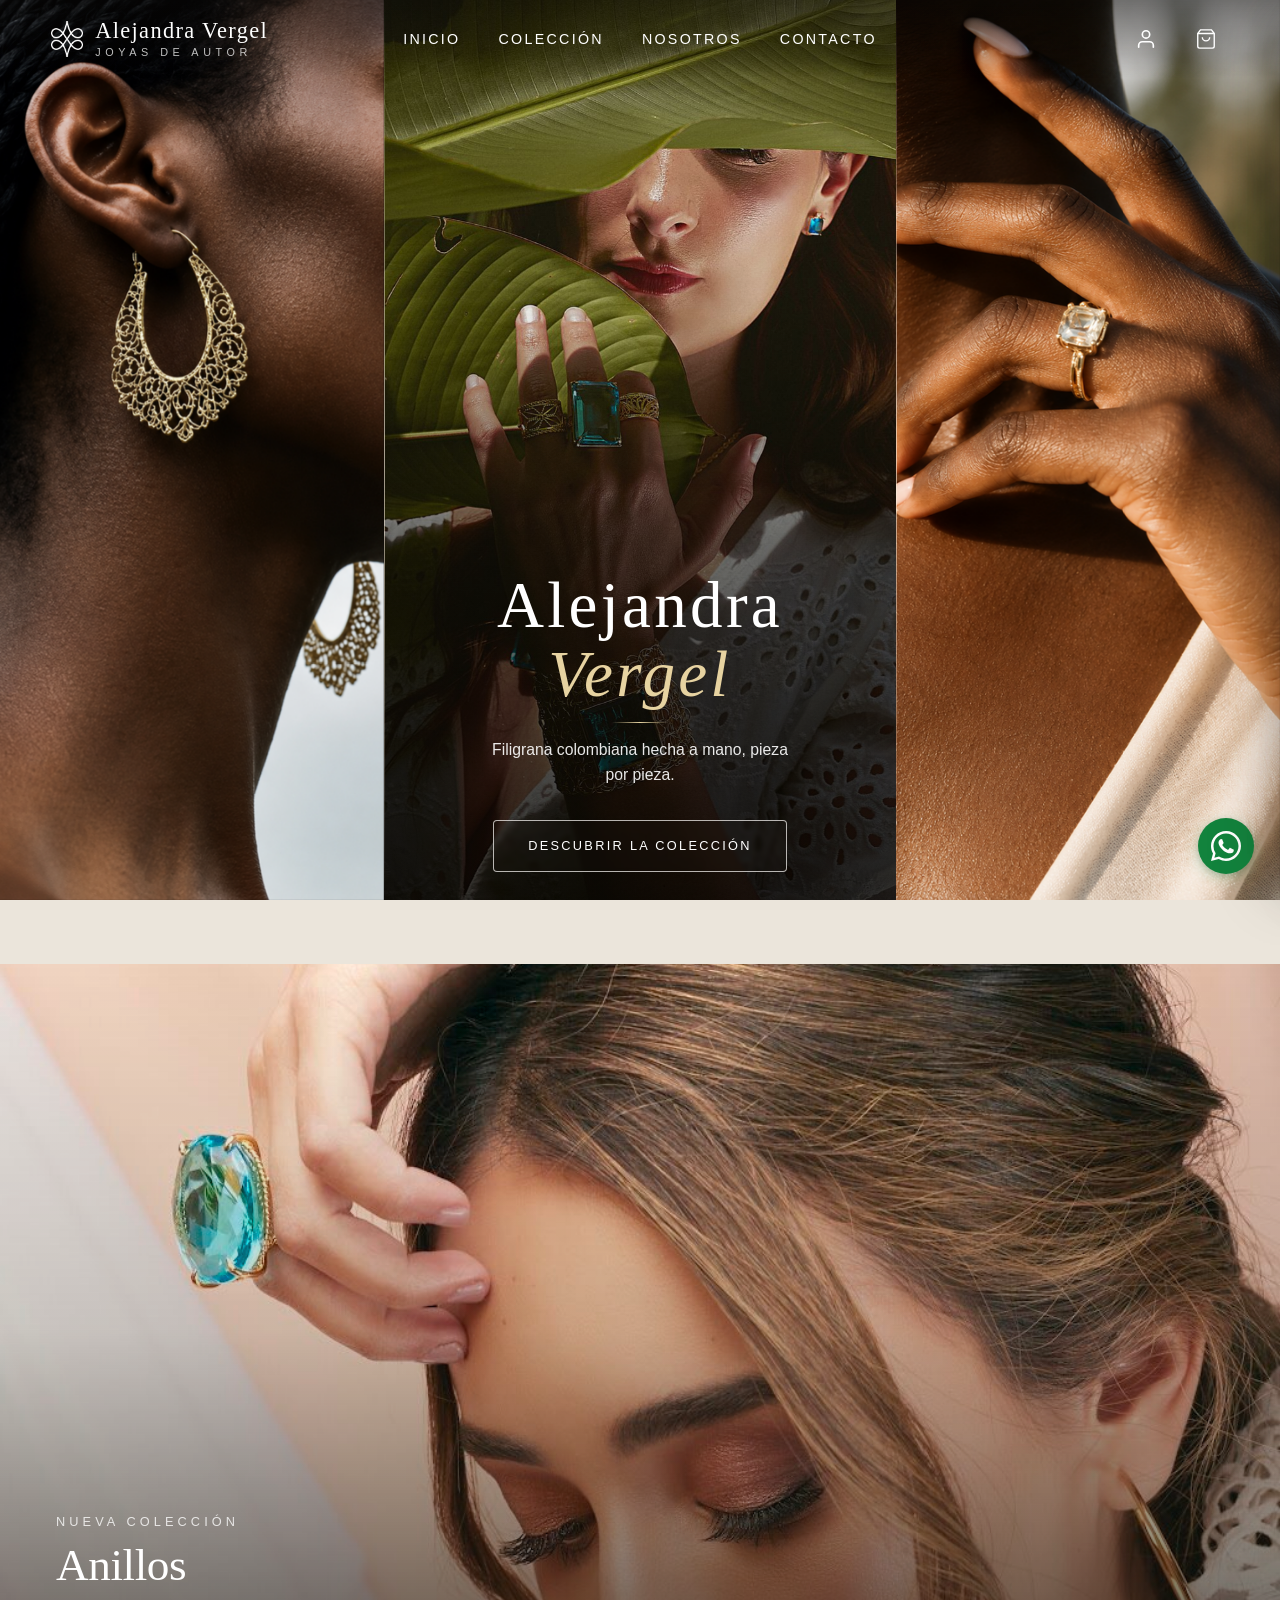
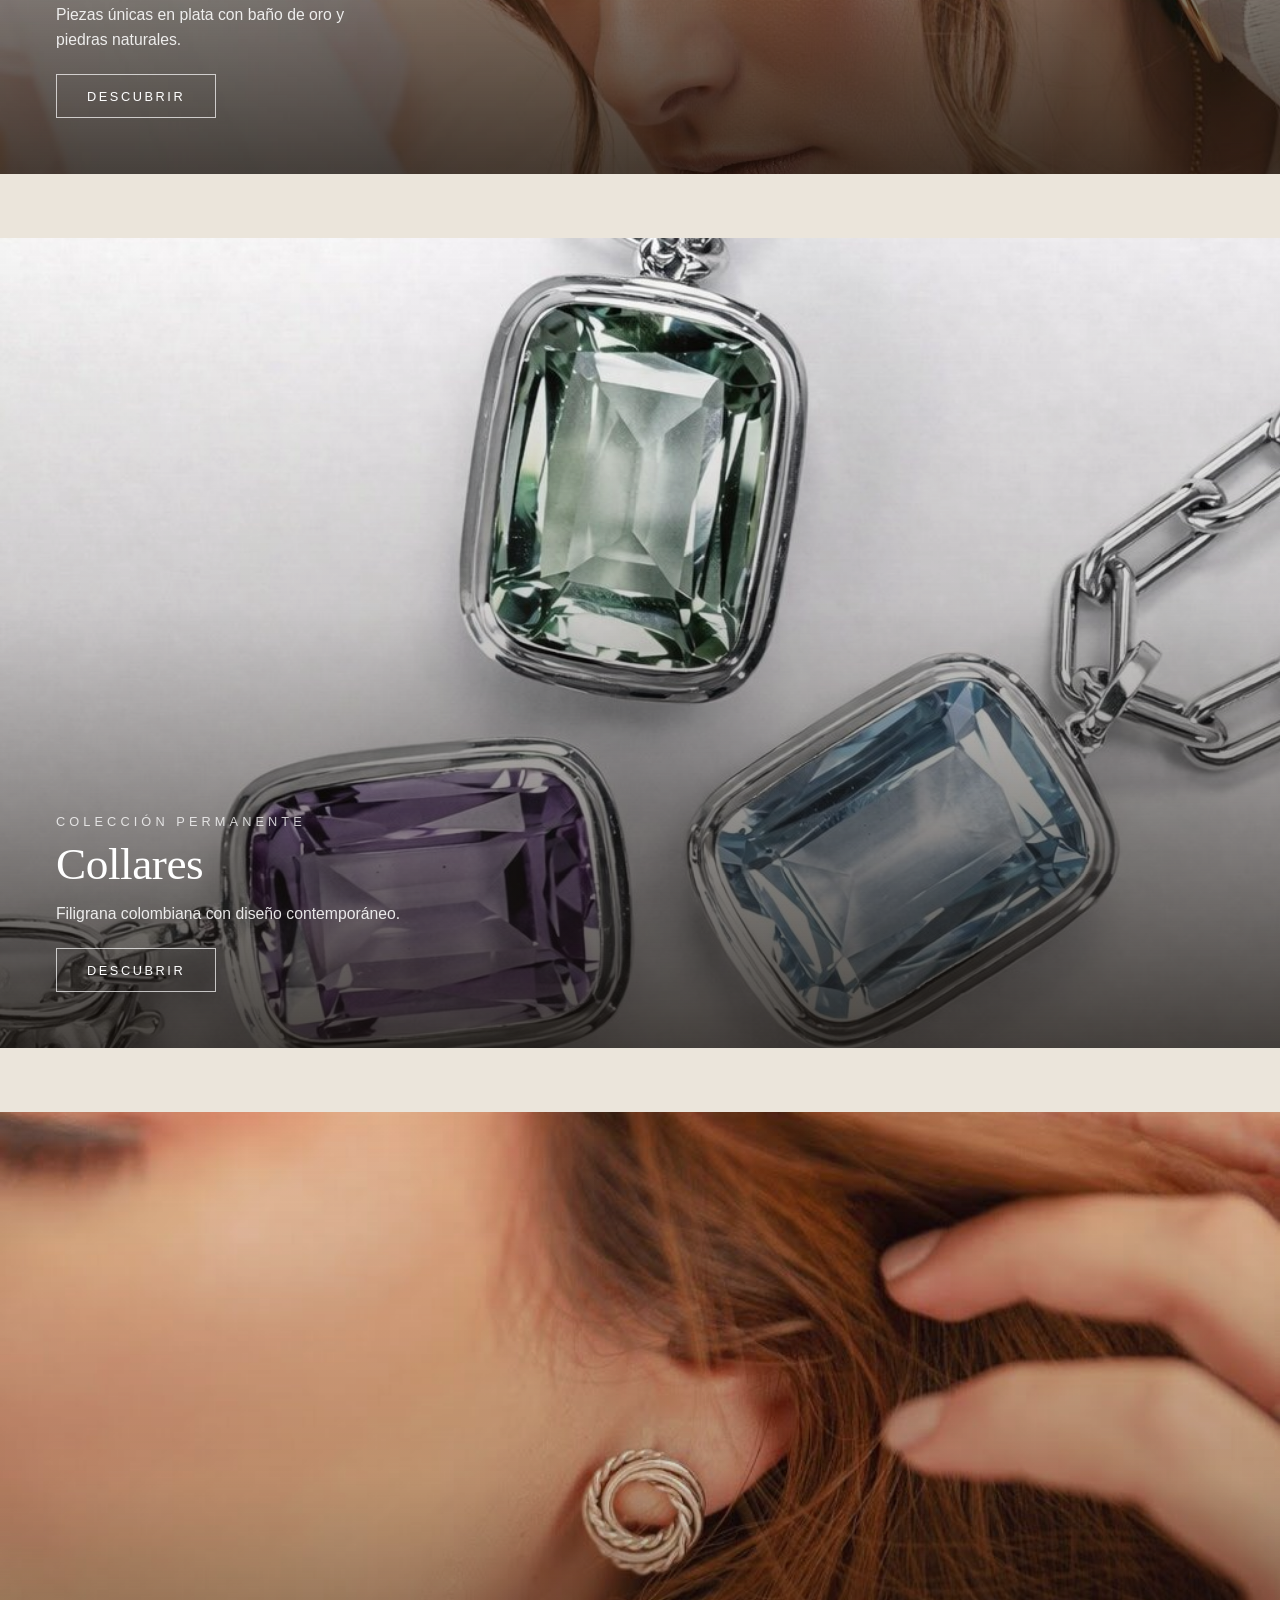
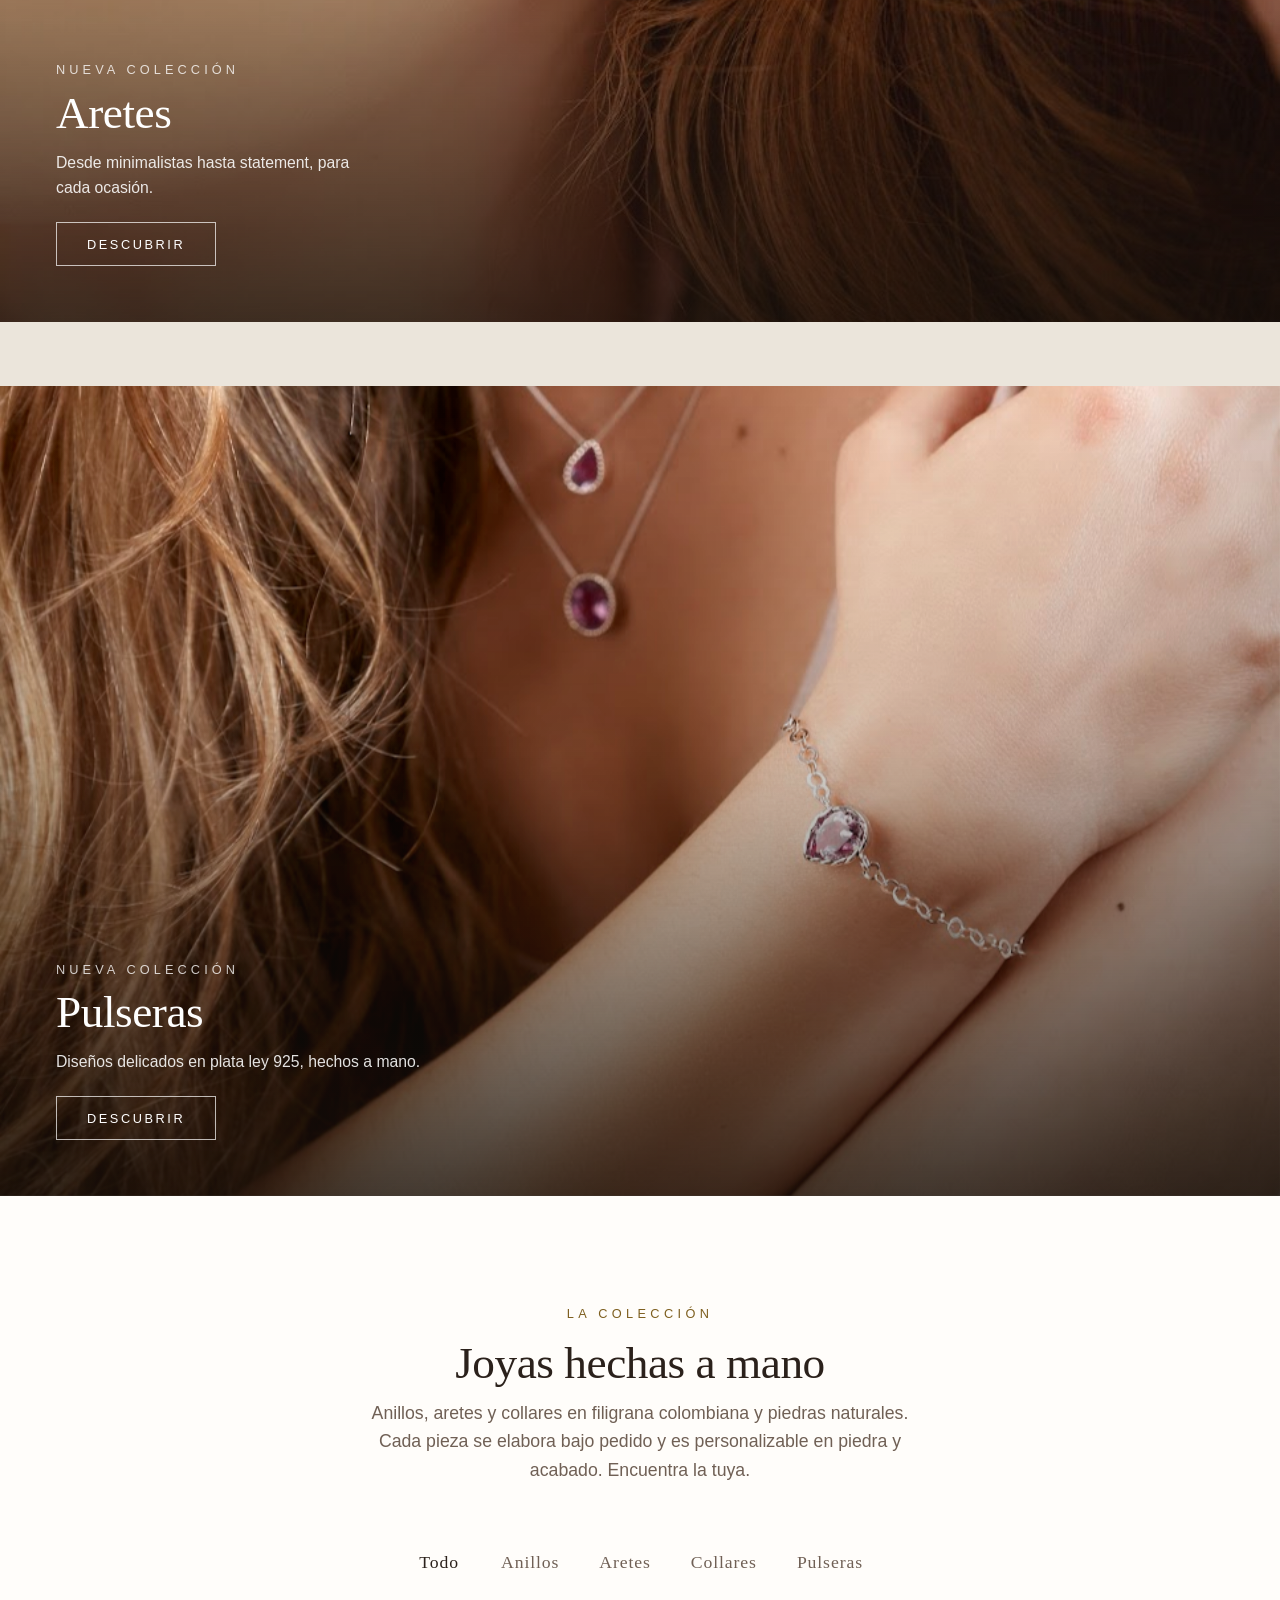
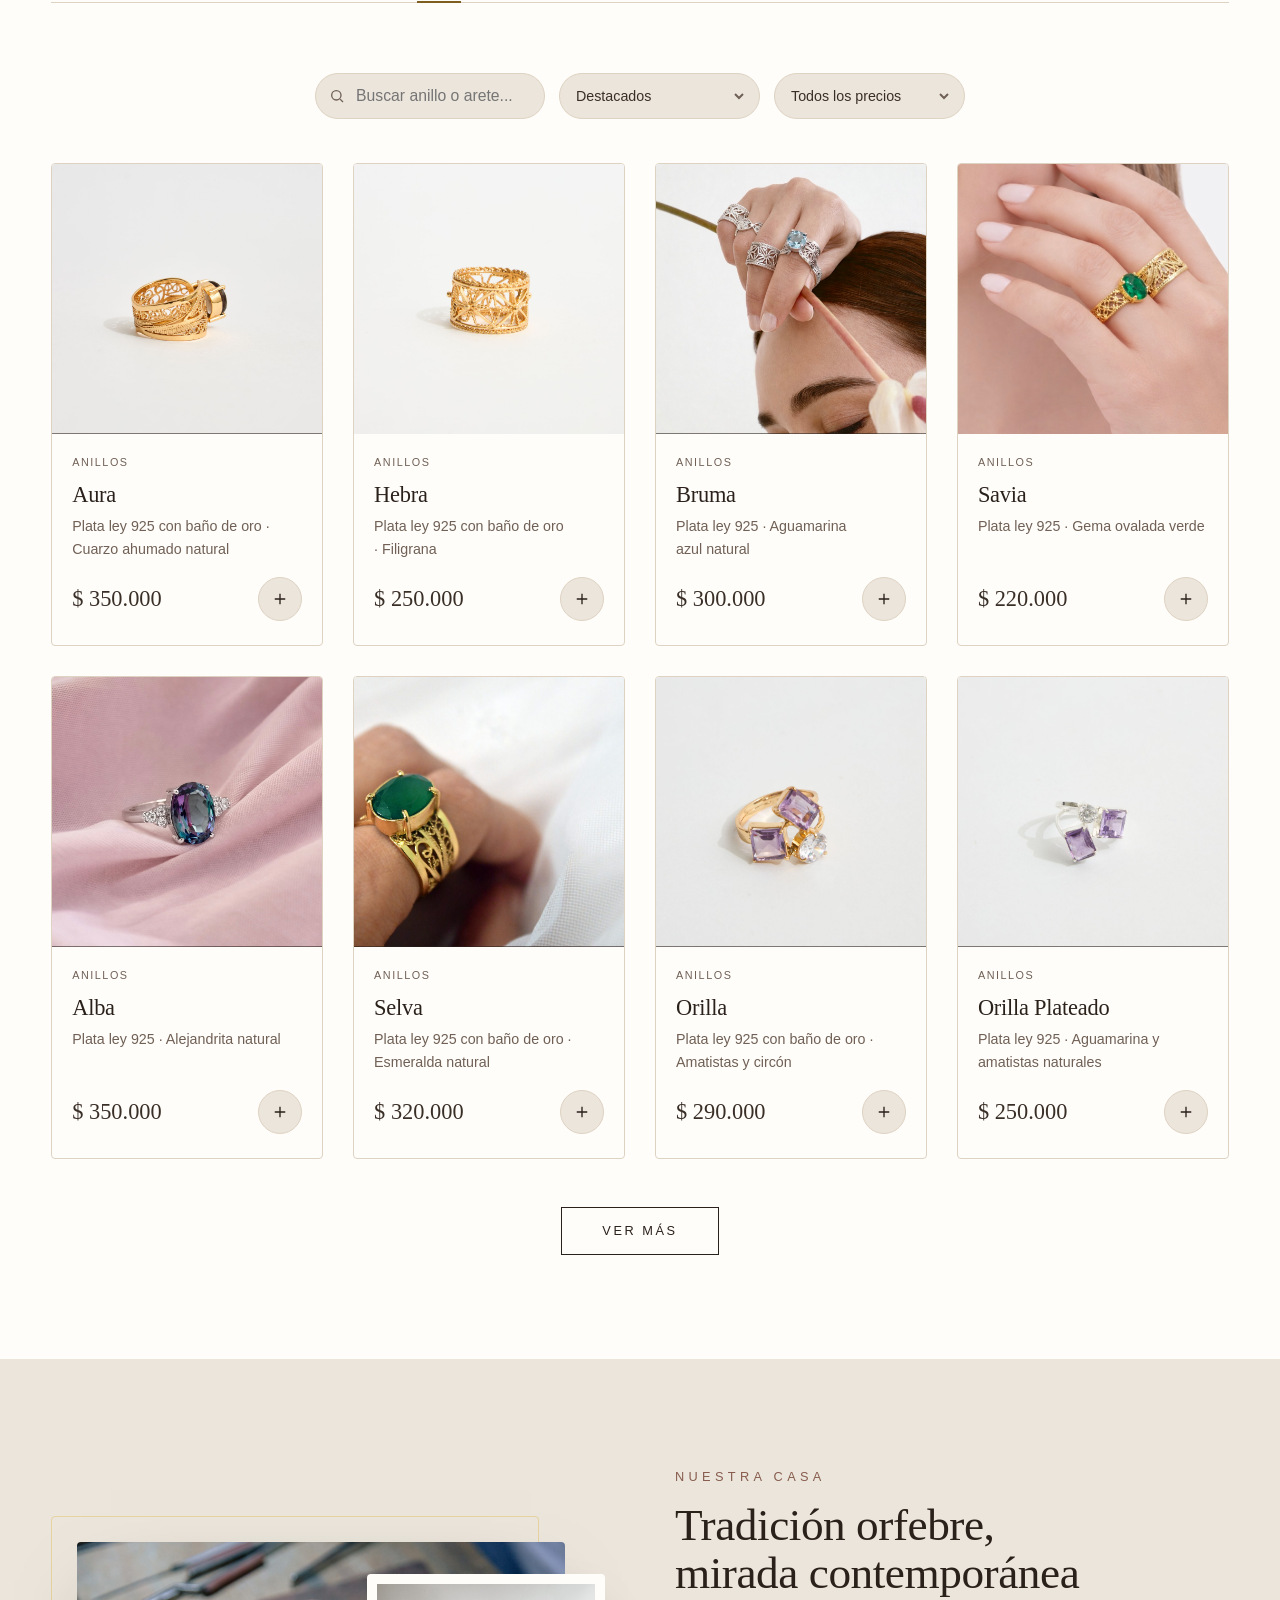
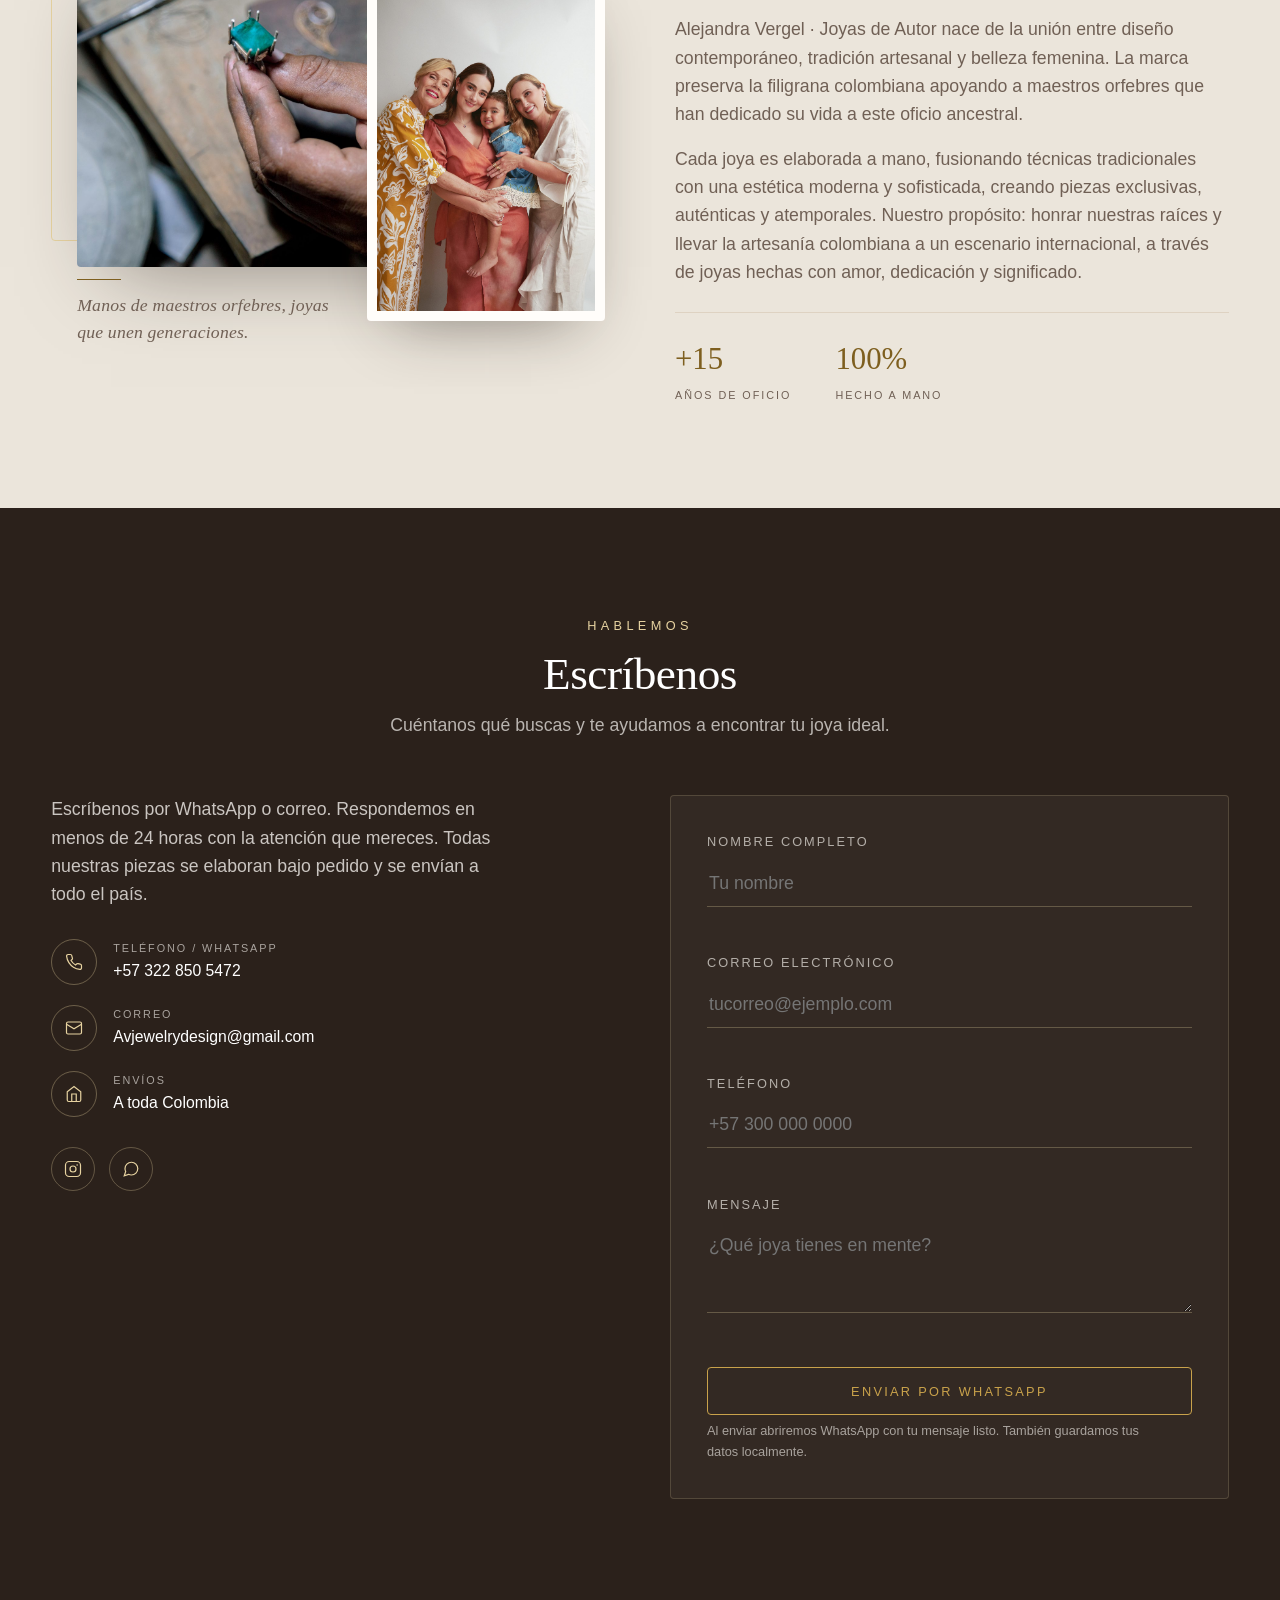
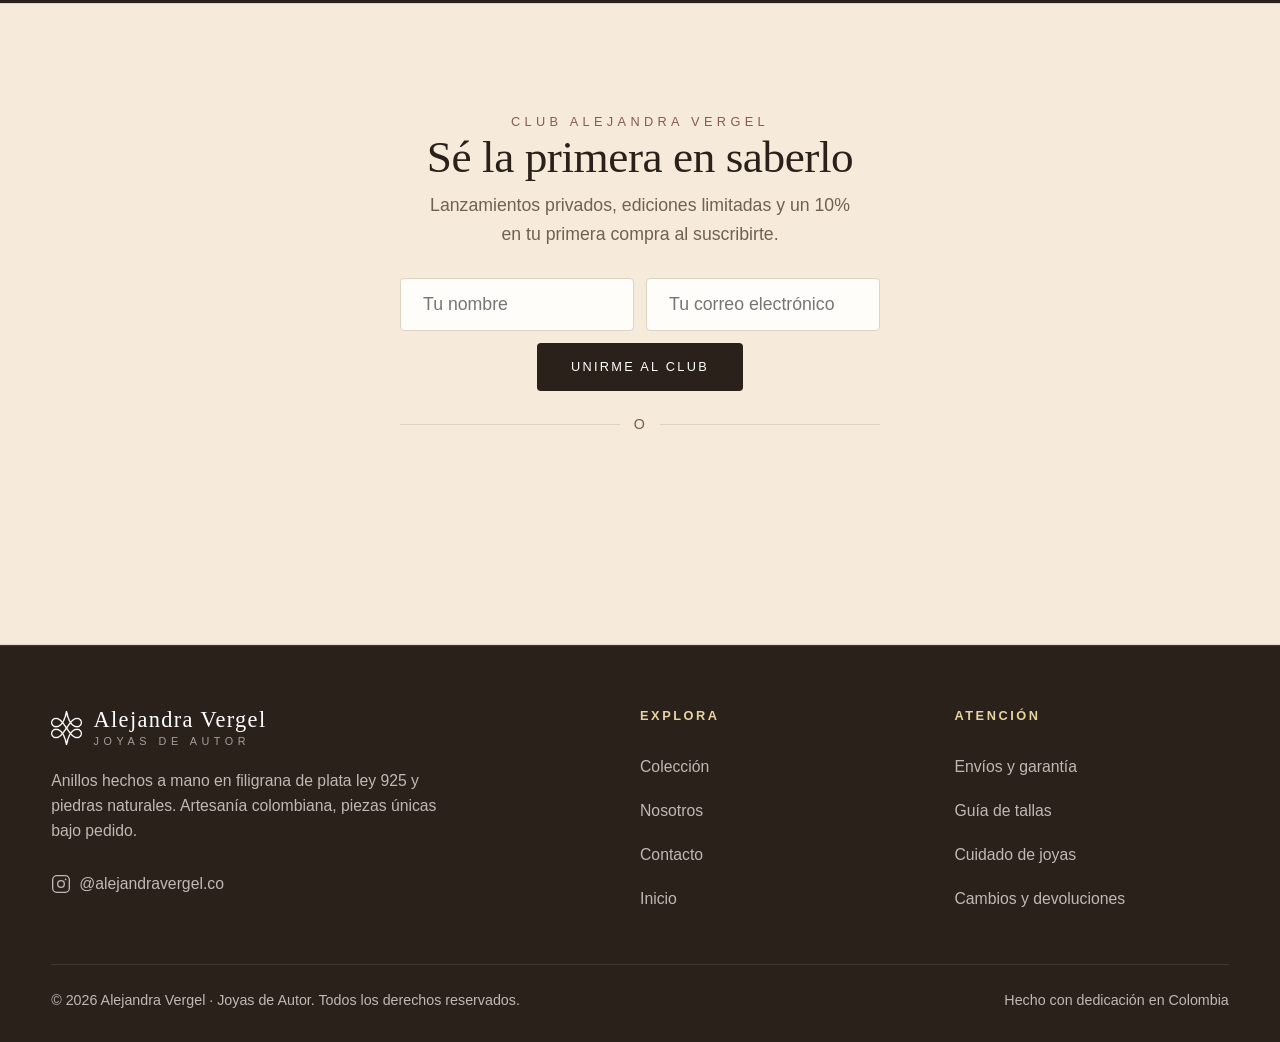
<file: index.html>
<!DOCTYPE html>
<html lang="es">
<head>
<script src="mantenimiento.js?v=1"></script>
<!-- Meta Pixel Code -->
<script>
!function(f,b,e,v,n,t,s)
{if(f.fbq)return;n=f.fbq=function(){n.callMethod?
n.callMethod.apply(n,arguments):n.queue.push(arguments)};
if(!f._fbq)f._fbq=n;n.push=n;n.loaded=!0;n.version='2.0';
n.queue=[];t=b.createElement(e);t.async=!0;
t.src=v;s=b.getElementsByTagName(e)[0];
s.parentNode.insertBefore(t,s)}(window, document,'script',
'https://connect.facebook.net/en_US/fbevents.js');
fbq('init', '1930971454973365');
fbq('track', 'PageView');
</script>
<noscript><img height="1" width="1" style="display:none"
src="https://www.facebook.com/tr?id=1930971454973365&ev=PageView&noscript=1"
/></noscript>
<!-- End Meta Pixel Code -->
<meta charset="UTF-8">
<!-- Content-Security-Policy · GitHub Pages no permite cabeceras HTTP propias,
     asi que la politica viaja en <meta>. Ojo: en <meta> el navegador IGNORA
     frame-ancestors, report-uri y sandbox (ver _headers para cuando se migre). -->
<meta http-equiv="Content-Security-Policy" content="default-src 'self'; script-src 'self' 'unsafe-inline' https://connect.facebook.net https://accounts.google.com https://apis.google.com https://www.gstatic.com; style-src 'self' 'unsafe-inline' https://fonts.googleapis.com https://accounts.google.com; font-src 'self' data: https://fonts.gstatic.com; img-src 'self' data: blob: https://www.facebook.com https://lh3.googleusercontent.com https://*.googleusercontent.com https://accounts.google.com https://www.gstatic.com; connect-src 'self' https://www.facebook.com https://api.emailjs.com https://script.google.com https://script.googleusercontent.com https://*.googleusercontent.com https://radiant-lamington-bd56f7.netlify.app https://accounts.google.com https://fonts.googleapis.com https://fonts.gstatic.com; frame-src https://accounts.google.com https://checkout.wompi.co; form-action 'self' https://checkout.wompi.co https://wa.me https://api.whatsapp.com; base-uri 'self'; object-src 'none'">
<meta name="referrer" content="strict-origin-when-cross-origin">
<meta name="viewport" content="width=device-width, initial-scale=1">
<meta name="format-detection" content="telephone=no">
<meta name="theme-color" content="#14110F">
<meta name="description" content="Alejandra Vergel · Alta joyería. Anillos artesanales en filigrana colombiana y piedras naturales. Piezas únicas hechas a mano.">
<title>Alejandra Vergel · Joyas de Autor</title>
<link rel="icon" type="image/png" href="img/brand/favicon.png">
<link rel="apple-touch-icon" href="img/brand/favicon.png">
<link rel="preconnect" href="https://fonts.googleapis.com">
<link rel="preconnect" href="https://fonts.gstatic.com" crossorigin>
<link href="https://fonts.googleapis.com/css2?family=Cormorant+Garamond:ital,wght@0,400;0,500;0,600;0,700;1,400&family=Jost:wght@300;400;500;600&display=swap" rel="stylesheet">
<!-- Sistema de diseno: paleta con ratios medidos, escala tipografica de 9 pasos,
     espacio, radios, sombras, curvas y foco visible. Antes esto vivia duplicado
     en un :root por archivo, con valores divergentes entre paginas. -->
<link rel="stylesheet" href="tokens.css">
<script src="https://accounts.google.com/gsi/client" async defer></script>
<!-- ============================================================
     ALTO DE VIEWPORT CONGELADO  (--vh-lvh / --vh-svh)
     ------------------------------------------------------------
     En el navegador integrado de Instagram/Facebook (WKWebView) la
     barra del navegador aparece y desaparece al deslizar. Cada vez
     que eso pasa, TODA seccion medida en vh/svh/dvh se recalcula de
     golpe y el contenido se corre bajo el dedo: ese es el salto.

     El patron "height:90vh;height:90svh" no alcanza: si el WebView
     es viejo y no soporta svh, cae en vh, que ahi si es dinamico.

     Solucion: medir UNA vez el alto real y congelarlo en variables
     CSS. Se vuelve a medir SOLO si cambia el ANCHO (rotacion), nunca
     por el alto — el alto es justo lo que mueve la barra, y asi
     tampoco reacciona al abrirse el teclado en un campo.

     Se miden dos altos con sondas, para respetar el diseno original:
       --vh-lvh  viewport grande (barras ocultas)  -> hero
       --vh-svh  viewport chico  (barras visibles) -> .edit-card
     En PC las variables se BORRAN, para que el CSS use sus valores
     nativos (100dvh/100svh) y nada cambie respecto al diseno actual.
     ============================================================ -->
<script>
(function(){
  var raiz = document.documentElement;
  var anchoMedido = -1;

  // Mide el alto que el navegador le da a una unidad, con sonda real.
  // Si la unidad moderna no existe, la declaracion se ignora y queda vh.
  function sonda(unidadModerna){
    var d = document.createElement("div");
    d.style.cssText = "position:fixed;top:0;left:0;width:0;visibility:hidden;" +
                      "pointer-events:none;height:100vh;height:100" + unidadModerna + ";";
    (document.body || raiz).appendChild(d);
    var h = d.getBoundingClientRect().height;
    d.parentNode.removeChild(d);
    return h;
  }

  function medir(){
    // Solo el ANCHO dispara una nueva medicion (rotacion / cambio de ventana).
    if (window.innerWidth === anchoMedido) return;
    anchoMedido = window.innerWidth;

    // En PC no se congela nada: el diseno de escritorio queda intacto.
    if (window.innerWidth > 1024){
      raiz.style.removeProperty("--vh-lvh");
      raiz.style.removeProperty("--vh-svh");
      return;
    }

    var ih = window.innerHeight;
    // max/min corrigen el caso en que el WebView no soporte lvh/svh:
    // ahi ambas sondas devuelven vh y estos limites eligen el valor sano.
    var lvh = Math.max(sonda("lvh"), ih);
    var svh = Math.min(sonda("svh"), ih);
    raiz.style.setProperty("--vh-lvh", Math.round(lvh) + "px");
    raiz.style.setProperty("--vh-svh", Math.round(svh) + "px");
  }

  medir();
  // Si el <body> aun no existia, la sonda se colgo de <html>; se repite
  // ya con el documento armado para tomar el valor definitivo.
  document.addEventListener("DOMContentLoaded", function(){ anchoMedido = -1; medir(); });

  // Varias señales para el mismo chequeo: medir() ya filtra por ancho, asi
  // que las que llegan por mover la barra o abrir el teclado (solo cambian
  // el alto) se descartan solas. visualViewport es la mas fiable dentro de
  // los WebView; pageshow cubre la vuelta desde el cache de atras/adelante.
  window.addEventListener("resize", medir);
  window.addEventListener("pageshow", medir);
  if (window.visualViewport) window.visualViewport.addEventListener("resize", medir);
  window.addEventListener("orientationchange", function(){
    anchoMedido = -1;              // la rotacion SI debe volver a medir
    setTimeout(medir, 250);        // tras asentarse la nueva orientacion
  });
})();
</script>
<style>
*{margin:0;padding:0;box-sizing:border-box}
/* overscroll-behavior-y: dentro del navegador integrado de Instagram/Facebook,
   el gesto de swipe vertical se lo roba su propia capa de "pull" (para cerrar
   el navegador o mostrar su UI) en vez de dejarlo hacer scroll a la página,
   y el resultado se siente como si la página "saltara" a otra parte. contain
   evita que el gesto se propague fuera del documento. */
html{scroll-behavior:smooth;-webkit-text-size-adjust:100%;text-size-adjust:100%;overscroll-behavior-y:contain}
body{
  font-family:var(--sans);
  color:var(--ink);
  background:var(--ivory);
  line-height:1.6;
  -webkit-font-smoothing:antialiased;
  overflow-x:hidden;
  -webkit-tap-highlight-color:transparent;
}
img{max-width:100%;display:block}
a{color:inherit;text-decoration:none;-webkit-tap-highlight-color:transparent}
button{font-family:inherit;cursor:pointer;border:none;background:none;-webkit-tap-highlight-color:transparent}
ul{list-style:none}

h1,h2,h3,.serif{font-family:var(--serif);font-weight:500;letter-spacing:var(--track-display)}
/* El eyebrow sobre fondo CLARO usa --oro-texto (4.73:1). El --gold original
   daba 1.92:1 sobre ivory: la firma tipografica de la marca era ilegible.
   En las secciones oscuras se sobrescribe a --gold-soft (10.65:1). */
.eyebrow{
  font-family:var(--sans);font-size:var(--fs-2xs);letter-spacing:var(--track-marca);
  text-transform:uppercase;color:var(--oro-texto);font-weight:500;
}
.container{width:min(1240px,92%);margin-inline:auto}
section{padding:var(--e-seccion) 0}

/* ---------- Botones ---------- */
.btn{
  display:inline-flex;align-items:center;justify-content:center;gap:.6em;
  font-family:var(--sans);font-size:var(--fs-2xs);letter-spacing:.18em;
  text-transform:uppercase;font-weight:500;
  padding:15px 34px;border-radius:var(--radius);min-height:48px;
  transition:var(--dur-medio) var(--ease-salida);position:relative;overflow:hidden;
}
.btn-dark{background:var(--noir);color:var(--white)}
.btn-dark:hover{background:var(--rose-deep)}
/* Sobre la seccion de contacto, que es --noir: aqui --gold da 6.55:1 */
.btn-gold{
  background:transparent;color:var(--gold);border:1.5px solid var(--gold);
}
.btn-gold:hover{background:rgba(201,162,75,.12)}
.btn-outline{border:1px solid var(--ink);color:var(--ink)}
.btn-outline:hover{background:var(--ink);color:var(--white)}

/* ============================================================
   HEADER
   ============================================================ */
.nav{
  position:fixed;top:0;left:0;width:100%;z-index:90;
  background:linear-gradient(180deg,rgba(10,8,6,.50) 0%,rgba(10,8,6,.20) 70%,rgba(10,8,6,0) 100%);
  backdrop-filter:blur(0);
  border-bottom:none;
  transition:background .4s,backdrop-filter .4s,box-shadow .4s;
}
.nav.scrolled{
  background:rgba(247,244,239,.5);
  backdrop-filter:blur(26px);
  box-shadow:var(--shadow-sm);
}
.nav-inner{display:grid;grid-template-columns:1fr auto 1fr;align-items:center;height:78px;gap:12px}
.nav-inner .brand{justify-self:start}
.nav-inner .nav-links{justify-self:center}
.nav-inner .nav-actions{justify-self:end}
.brand{display:flex;align-items:center;gap:12px;line-height:1;min-height:44px}
.brand-mark{height:36px;width:auto;flex-shrink:0;transition:opacity var(--dur-medio)}
.brand-mark.on-dark{position:absolute;opacity:1}
.brand-mark.on-light{position:absolute;opacity:0}
.nav.scrolled .brand-mark.on-dark{opacity:0}
.nav.scrolled .brand-mark.on-light{opacity:1}
.brand-txt{display:flex;flex-direction:column;align-items:flex-start}
.brand .name{font-family:var(--serif);font-size:var(--fs-lg);letter-spacing:.06em;color:#fff;transition:color var(--dur-medio)}
.brand .tag{font-size:var(--fs-3xs);letter-spacing:var(--track-sello);text-transform:uppercase;color:rgba(255,255,255,.75);margin-top:4px;transition:color var(--dur-medio)}
.nav.scrolled .brand .name{color:var(--noir)}
.nav.scrolled .brand .tag{color:var(--ink-soft)}
.nav-links{display:flex;gap:38px}
.nav-links a{
  font-size:var(--fs-xs);letter-spacing:.16em;text-transform:uppercase;
  color:#fff;position:relative;padding:6px 0;transition:color var(--dur-medio);
}
.nav.scrolled .nav-links a{color:var(--ink)}
.nav-links a::after{
  content:"";position:absolute;left:0;bottom:0;width:0;height:1px;
  background:var(--gold);transition:var(--dur-medio);
}
.nav-links a:hover::after{width:100%}
.nav-actions{display:flex;align-items:center;gap:14px}
.icon-btn{width:46px;height:46px;display:grid;place-items:center;border-radius:50%;transition:var(--dur-rapido);color:#fff}
.nav.scrolled .icon-btn{color:var(--ink)}
.icon-btn:hover{background:rgba(255,255,255,.15);color:#fff}
.nav.scrolled .icon-btn:hover{background:var(--white);color:var(--rose-deep)}
.cart-btn{position:relative}
.cart-count{
  position:absolute;top:2px;right:2px;min-width:18px;height:18px;padding:0 4px;
  background:var(--rose-deep);color:#fff;font-size:var(--fs-3xs);font-weight:600;
  border-radius:var(--r-full);display:grid;place-items:center;font-family:var(--sans);
  transform:scale(0);transition:var(--dur-rapido);
}
.cart-count.show{transform:scale(1)}
.burger{display:none;flex-direction:column;gap:5px;width:46px;height:46px;justify-content:center;align-items:center}
.burger span{width:22px;height:1.6px;background:#fff;transition:var(--dur-rapido)}
.nav.scrolled .burger span{background:var(--ink)}
.burger.open span:nth-child(1){transform:translateY(6.6px) rotate(45deg)}
.burger.open span:nth-child(2){opacity:0}
.burger.open span:nth-child(3){transform:translateY(-6.6px) rotate(-45deg)}

/* ============================================================
   HERO — 5 paneles con cortes diagonales + líneas neo
   ============================================================ */
.hero{
  position:relative;
  /* Alto congelado en movil (ver script --vh-lvh en <head>).
     En PC la variable no existe y manda el 100dvh de siempre. */
  height:100vh;height:100dvh;height:var(--vh-lvh, 100dvh);min-height:560px;
  overflow:hidden;
  background:#0a0806;
}

/* Todos los paneles posicionados absolutamente */
.hpanel{
  position:absolute;
  overflow:hidden;
}
.hpanel img{
  width:100%;height:100%;
  object-fit:cover;object-position:center center;
  display:block;
}
/* Entrada cinematográfica sutil, estilo maison */
.hp-central img{animation:heroZoom 12s cubic-bezier(.2,.6,.3,1) forwards}
.hp-medio1 img,.hp-medio2 img{animation:heroZoom 16s cubic-bezier(.2,.6,.3,1) forwards}
@keyframes heroZoom{from{transform:scale(1.07)}to{transform:scale(1)}}
@media (prefers-reduced-motion: reduce){
  .hp-central img,.hp-medio1 img,.hp-medio2 img{animation:none}
}

.hp-medio1{
  left:0;top:0;width:30%;height:100%;
  z-index:2;
}
.hp-medio1 img{object-position:60% 20%}

/* ── PANEL CENTRAL ── */
.hp-central{
  left:30%;top:0;width:40%;height:100%;
  z-index:1;
}
.hp-central img{object-position:center 22%}

/* Overlay — más transparente arriba para ver a Alejandra, texto abajo */
.hp-central-overlay{
  position:absolute;inset:0;
  display:flex;flex-direction:column;
  align-items:center;justify-content:flex-end;
  padding:0 24px 28px;
  background:linear-gradient(to bottom,
    rgba(6,4,2,.04) 0%,
    rgba(6,4,2,.08) 35%,
    rgba(6,4,2,.55) 60%,
    rgba(6,4,2,.80) 100%);
  color:#fff;text-align:center;z-index:5;
}
/* El <h1> del hero: estas reglas llevaban meses escritas y sin markup que las
   usara. En vez de borrarlas se recupera el markup — el index no tenia NINGUN
   <h1> (el primer encabezado era un <h3>) y el hero no decia el nombre de la
   marca ni una promesa: solo un boton. */
.hero-title{
  font-family:var(--serif);font-size:var(--fs-3xl);
  font-weight:500;letter-spacing:.05em;color:#fff;
  line-height:var(--lh-apretado);margin:0;
}
.hero-title .h1-name{display:block}
.hero-title .h1-surname{
  display:block;font-weight:400;font-style:italic;
  color:var(--gold-soft);
}
.hero-rule{
  width:56px;height:1px;margin:14px auto;
  background:linear-gradient(90deg,transparent,var(--gold-soft),transparent);
}
.hero-promesa{
  font-size:var(--fs-sm);color:rgba(255,255,255,.9);font-weight:300;
  max-width:34ch;margin:0 auto var(--e-6);line-height:var(--lh-normal);
}

.hero-cta{display:flex;gap:14px;flex-wrap:wrap;justify-content:center}
.btn-hero{
  border:1px solid rgba(255,253,250,.7);color:#fff;background:rgba(43,33,27,.12);
  backdrop-filter:blur(2px);
}
.btn-hero:hover{background:var(--vainilla);color:var(--noir);border-color:var(--vainilla)}
.hero-outline{color:#fff !important;border-color:rgba(255,255,255,.5) !important}
.hero-outline:hover{background:#fff !important;color:var(--noir) !important}

.hp-medio2{
  right:0;top:0;width:30%;height:100%;
  z-index:2;
}
.hp-medio2 img{object-position:100% 45%}

/* ── DIVISORES — línea de luz sutil, sin brillo artificial ── */
.hero-divider{
  position:absolute;top:0;width:1px;height:100%;z-index:10;pointer-events:none;
  background:linear-gradient(to bottom,
    rgba(246,234,218,0) 0%,
    rgba(246,234,218,.45) 30%,
    rgba(246,234,218,.65) 50%,
    rgba(246,234,218,.45) 70%,
    rgba(246,234,218,0) 100%);
}
.hero-divider-left{left:30%}
.hero-divider-right{left:70%}

/* MOBILE */
@media(max-width:680px){
  /* vh/lvh (viewport grande): la foto llega hasta el fondo aunque Safari muestre sus barras.
     --vh-lvh es ese mismo valor pero congelado, para que no se recalcule
     cuando la barra de Instagram entra o sale durante el scroll. */
  .hero{height:100vh;height:100lvh;height:var(--vh-lvh, 100lvh)}
  .hp-medio1,.hp-medio2{display:none}
  .hp-central{left:0;width:100%}
  .hero-divider{display:none}
  .hp-central-overlay{justify-content:flex-end;padding-bottom:calc(28px + env(safe-area-inset-bottom))}
}
/* Tablet en horizontal: los paneles laterales quedan angostos y aprietan el texto central */
@media(min-width:681px) and (max-width:920px) and (orientation:landscape){
  .hp-medio1,.hp-medio2{width:18%}
  .hp-central{left:18%;width:64%}
}
/* iPad en vertical (portrait): los 3 paneles quedan apretados y se ve mal.
   Se muestra solo la foto central de Alejandra, igual que en celular. */
@media(min-width:681px) and (max-width:1024px) and (orientation:portrait){
  .hp-medio1,.hp-medio2{display:none}
  .hp-central{left:0;width:100%}
  .hero-divider{display:none}
}


/* ============================================================
   EDITORIAL — UNA IMAGEN POR CATEGORÍA A TAMAÑO HERO (estilo Cartier)
   ============================================================ */
.editorial{padding:64px 0 0;background:var(--ivory)}
.edit-grid{display:grid;grid-template-columns:1fr;gap:64px}
.edit-card{position:relative;overflow:hidden;cursor:pointer;height:90vh;height:90svh;height:calc(var(--vh-svh, 100svh) * .90);min-height:520px}
.edit-card img{position:absolute;inset:0;width:100%;height:100%;object-fit:cover;transition:transform .8s cubic-bezier(.2,.7,.3,1);will-change:transform}
.edit-card:hover img{transform:scale(1.05)}
.edit-card::after{content:"";position:absolute;inset:0;background:linear-gradient(to top,rgba(20,15,10,.78) 0%,rgba(20,15,10,.18) 55%,transparent 100%)}
.edit-txt{position:absolute;bottom:0;left:0;right:0;padding:56px;z-index:2}
.edit-txt .eyebrow2{font-size:var(--fs-2xs);letter-spacing:.32em;text-transform:uppercase;color:rgba(255,255,255,.78);font-weight:500}
.edit-txt h3{font-family:var(--serif);font-size:var(--fs-2xl);color:#fff;margin:8px 0 12px;font-weight:500;line-height:var(--lh-apretado)}
.edit-txt p{font-size:var(--fs-sm);color:rgba(255,255,255,.88);font-weight:300;margin-bottom:22px;max-width:var(--medida-estrecha);line-height:var(--lh-normal)}
.edit-btn{display:inline-flex;align-items:center;min-height:44px;border:1.5px solid rgba(255,255,255,.7);color:#fff;padding:12px 30px;font-size:var(--fs-2xs);letter-spacing:.2em;text-transform:uppercase;background:transparent;cursor:pointer;transition:var(--dur-rapido);font-family:var(--sans)}
.edit-card:hover .edit-btn,.edit-btn:hover{background:#fff;color:var(--noir);border-color:#fff}
/* Portátil: enfoque fijo a la pieza */
@media(min-width:1025px){
  .edit-card[data-tipo="anillos"] img{object-position:25% 8%}
  .edit-card[data-tipo="aretes"] img{object-position:46% 32%}
  .edit-card[data-tipo="pulseras"] img{object-position:65% 88%}
}
@media(max-width:920px){
  .edit-card{height:80vh;height:80svh;height:calc(var(--vh-svh, 100svh) * .80);min-height:460px}
  .edit-txt{padding:40px}
}
@media(max-width:640px){
  .editorial{padding:40px 0 0}
  .edit-grid{gap:40px}
  .edit-card{height:100vh;height:100svh;height:var(--vh-svh, 100svh);min-height:420px}
  .edit-txt{padding:26px}
  .edit-txt p{max-width:300px}
}

/* Botón Ver más del catálogo */
.vermas-wrap{display:flex;justify-content:center;margin-top:48px}
.btn-vermas{border:1.5px solid var(--noir);background:transparent;color:var(--noir);padding:13px 40px;min-height:48px;font-size:var(--fs-2xs);letter-spacing:.2em;text-transform:uppercase;font-family:var(--sans);cursor:pointer;transition:var(--dur-rapido)}
.btn-vermas:hover{background:var(--noir);color:#fff}

/* BORRADO · franja marquee (.strip, .strip-track, @keyframes scroll):
   ~6 reglas que apuntaban a markup inexistente. Verificado con grep en los
   5 HTML y los 6 JS: cero coincidencias fuera de su propia declaracion. */

/* ============================================================
   SECCIÓN TÍTULOS
   ============================================================ */
.sec-head{text-align:center;max-width:var(--medida);margin:0 auto 56px}
.sec-head h2{font-size:var(--fs-2xl);margin:14px 0 12px;color:var(--noir);line-height:var(--lh-apretado)}
.sec-head p{color:var(--ink-soft);font-weight:300;font-size:var(--fs-md)}

/* ============================================================
   CATÁLOGO — filtros + grid
   ============================================================ */
.catalogo{background:var(--white)}
/* Navegación de catálogo · dos niveles, estilo alta joyería */
.cat-nav{margin-bottom:30px}
.cat-types{
  display:flex;flex-wrap:wrap;align-items:center;justify-content:center;gap:40px;
  padding-bottom:18px;border-bottom:1px solid var(--line);
}
.cat-type{
  position:relative;background:none;border:none;cursor:pointer;
  font-family:var(--serif);font-size:var(--fs-md);letter-spacing:.05em;
  color:var(--ink-soft);transition:color var(--dur-rapido);
  padding:10px 0;min-height:44px;min-width:44px;
}
.cat-type::after{
  content:"";position:absolute;left:50%;bottom:-19px;width:0;height:2px;
  background:var(--oro-texto);transform:translateX(-50%);transition:width var(--dur-medio) var(--ease-entrada);
}
.cat-type:hover{color:var(--noir)}
.cat-type.active{color:var(--noir)}
.cat-type.active::after{width:100%}
.cat-subs{
  display:flex;flex-wrap:wrap;align-items:center;justify-content:center;gap:28px;
  margin-top:22px;min-height:18px;
}
.cat-sub{
  position:relative;background:none;border:none;cursor:pointer;
  font-size:var(--fs-2xs);letter-spacing:.2em;text-transform:uppercase;
  color:var(--ink-soft);transition:color var(--dur-rapido);
  padding:12px 0;min-height:44px;
}
.cat-sub::after{
  content:"";position:absolute;left:0;bottom:6px;width:0;height:1px;
  background:var(--rose-deep);transition:width var(--dur-rapido);
}
.cat-sub:hover{color:var(--noir)}
.cat-sub.active{color:var(--rose-deep)}
.cat-sub.active::after{width:100%}
.filters-row2{
  display:flex;flex-wrap:wrap;gap:14px;align-items:center;justify-content:center;
  margin-bottom:44px;color:var(--ink-soft);font-size:var(--fs-xs);
}
.search-box{position:relative;display:flex;align-items:center}
.search-box svg{position:absolute;left:14px;color:var(--ink-soft)}
.search-box input{
  font-family:var(--sans);font-size:var(--fs-sm);padding:13px 16px 13px 40px;
  border:1px solid var(--line);border-radius:var(--r-full);width:230px;background:var(--ivory);
  color:var(--ink);transition:var(--dur-rapido);min-height:46px;
}
/* Sin `outline:none`: el anillo de foco de tokens.css es el unico indicador
   fiable — el cambio de borde a 1.47:1 era invisible. */
.search-box input:focus{border-color:var(--rose-deep);background:#fff}
.select-wrap select{
  font-family:var(--sans);font-size:var(--fs-xs);padding:13px 38px 13px 16px;
  border:1px solid var(--line);border-radius:var(--r-full);background:var(--ivory);
  color:var(--ink);cursor:pointer;appearance:none;min-height:46px;
  background-image:url("data:image/svg+xml,%3Csvg xmlns='http://www.w3.org/2000/svg' width='12' height='12' fill='none' stroke='%23706055' stroke-width='2'%3E%3Cpath d='M2 4l4 4 4-4'/%3E%3C/svg%3E");
  background-repeat:no-repeat;background-position:right 14px center;
}
.select-wrap select:focus{border-color:var(--rose-deep)}

.grid{display:grid;grid-template-columns:repeat(4,1fr);gap:30px}
.card{
  background:var(--white);border:1px solid var(--line);border-radius:var(--radius);
  overflow:hidden;transition:.45s cubic-bezier(.2,.7,.3,1);position:relative;
  display:flex;flex-direction:column;cursor:pointer;
}
.card:hover{transform:translateY(-8px);box-shadow:var(--shadow);border-color:transparent}
/* Entrada suave de las cards (solo opacidad — no interfiere con el hover) */
#grid .card{opacity:0;transition:opacity .7s cubic-bezier(.2,.7,.3,1),transform .45s cubic-bezier(.2,.7,.3,1),box-shadow .45s cubic-bezier(.2,.7,.3,1),border-color .45s cubic-bezier(.2,.7,.3,1)}
#grid .card.in{opacity:1}
.card-media{
  position:relative;aspect-ratio:1/1;
  background:linear-gradient(155deg,#FDF8F0,#EFE3D3);
  overflow:hidden;
}
.card-media img{
  position:absolute;inset:0;width:100%;height:100%;object-fit:cover;
  transition:.6s cubic-bezier(.2,.7,.3,1);
}
.card:hover .card-media img{transform:scale(1.06)}
.card-media svg{
  position:absolute;inset:0;margin:auto;width:62%;height:62%;
  transition:.6s cubic-bezier(.2,.7,.3,1);
}
.card:hover .card-media svg{transform:scale(1.08) rotate(-2deg)}
.card-cat-row{display:flex;align-items:center;gap:8px;margin-bottom:4px}
.card-cat{
  font-size:var(--fs-3xs);letter-spacing:.14em;
  text-transform:uppercase;color:var(--ink-soft);
}
.card-quick{
  position:absolute;inset:auto 0 0 0;background:var(--noir);color:#fff;
  text-align:center;padding:13px;font-size:var(--fs-2xs);letter-spacing:.18em;
  text-transform:uppercase;transform:translateY(100%);transition:var(--dur-medio);
}
.card:hover .card-quick{transform:translateY(0)}
.card-body{padding:20px 20px 24px;display:flex;flex-direction:column;gap:6px;flex:1}
.card-name{font-family:var(--serif);font-size:var(--fs-lg);color:var(--noir);line-height:var(--lh-corto)}
.card-mat{font-size:var(--fs-xs);color:var(--ink-soft);flex:1}
.card-foot{display:flex;align-items:center;justify-content:space-between;margin-top:10px}
.card-prices{display:flex;flex-direction:column;line-height:1.1}
.card-price{font-family:var(--serif);font-size:var(--fs-lg);color:var(--ink)}
.add-mini{
  width:44px;height:44px;border-radius:50%;background:var(--ivory);
  display:grid;place-items:center;color:var(--noir);transition:var(--dur-rapido);border:1px solid var(--line);flex-shrink:0;
}
.add-mini:hover{background:var(--rose-deep);color:#fff;border-color:var(--rose-deep);transform:rotate(90deg)}
.empty-state{grid-column:1/-1;text-align:center;padding:60px 0;color:var(--ink-soft)}

/* BORRADO · toda la UI de descuento de esta pagina (.card-price-old,
   .card-badge, .price-row, .price-old, .price-badge) y la galeria del modal
   de producto (.opt-size, .modal-media, .modal-main-img, .modal-thumbs,
   .modal-thumb). renderGrid() de index.html no emite ninguna de esas clases
   — solo el renderGrid de product.html, que tiene sus propias copias. */

/* ============================================================
   NOSOTROS
   ============================================================ */
.about{background:var(--ivory)}
.about-grid{display:grid;grid-template-columns:1fr 1fr;gap:70px;align-items:center}
/* Collage editorial: el oficio + las generaciones (alta joyería) */
.about-art{position:relative;padding:26px 40px 84px 26px}
.about-art::before{
  content:"";position:absolute;top:0;left:0;right:66px;bottom:110px;
  border:1px solid var(--gold-soft);border-radius:var(--radius);pointer-events:none;
}
.about-photo-main{
  position:relative;border-radius:var(--radius);overflow:hidden;margin:0;
  box-shadow:0 34px 80px -34px rgba(43,33,27,.5);
}
.about-photo-main img{width:100%;height:auto;display:block;transition:transform 1.4s cubic-bezier(.2,.7,.3,1)}
.about-art:hover .about-photo-main img{transform:scale(1.035)}
.about-photo-over{
  position:absolute;right:0;bottom:30px;width:43%;margin:0;
  background:var(--white);padding:10px;border-radius:var(--radius);
  box-shadow:0 26px 60px -26px rgba(43,33,27,.45);
}
.about-photo-over img{width:100%;height:auto;display:block}
.about-caption{
  position:absolute;left:26px;bottom:4px;font-family:var(--serif);font-style:italic;
  font-size:var(--fs-md);color:var(--ink-soft);max-width:48%;line-height:1.55;letter-spacing:.01em;
}
.about-caption::before{content:"";display:block;width:44px;height:1px;background:var(--oro-texto);margin-bottom:12px}
@media(max-width:640px){
  .about-art{padding:16px 16px 90px 16px}
  .about-art::before{right:42px;bottom:106px}
  .about-photo-over{width:50%;padding:7px;bottom:70px}
  .about-caption{left:16px;right:16px;bottom:8px;max-width:none}
}
.about-txt .eyebrow{color:var(--rose-deep)}
.about-txt h2{font-size:var(--fs-2xl);margin:14px 0 18px;color:var(--noir);line-height:var(--lh-apretado)}
.about-txt p{color:var(--ink-soft);margin-bottom:16px;font-weight:300;font-size:var(--fs-md);max-width:var(--medida)}
.about-feats{display:flex;gap:44px;margin-top:26px;padding-top:22px;border-top:1px solid var(--line)}
/* opacity:.85 sobre --gold dejaba la cifra en ~1.7:1. --oro-texto a plena
   opacidad da 4.73:1 y conserva el registro dorado. */
.about-feats .num{font-family:var(--serif);font-size:var(--fs-xl);color:var(--oro-texto)}
.about-feats .lbl{font-size:var(--fs-3xs);letter-spacing:.18em;text-transform:uppercase;color:var(--ink-soft);margin-top:2px}

/* ============================================================
   CONTACTO
   ============================================================ */
.contact{background:var(--noir);color:var(--ivory)}
.contact .sec-head h2{color:#fff}
.contact .sec-head p{color:rgba(247,244,239,.7)}
.contact-grid{display:grid;grid-template-columns:1fr 1fr;gap:60px;align-items:start}
.contact-info h3{font-family:var(--serif);font-size:var(--fs-xl);color:var(--gold-soft);margin-bottom:8px}
.contact-info p{color:rgba(247,244,239,.78);max-width:var(--medida-estrecha);margin-bottom:30px;font-weight:300;font-size:var(--fs-md)}
.info-row{display:flex;gap:16px;align-items:center;margin-bottom:20px}
.info-row .ic{width:46px;height:46px;border-radius:50%;border:1px solid rgba(231,211,161,.35);display:grid;place-items:center;color:var(--gold-soft);flex-shrink:0}
.info-row .t{font-size:var(--fs-3xs);letter-spacing:.18em;text-transform:uppercase;color:rgba(247,244,239,.62)}
.info-row .v{color:#fff;font-size:var(--fs-sm)}
.socials{display:flex;gap:14px;margin-top:30px}
.socials a{width:44px;height:44px;border-radius:50%;border:1px solid rgba(231,211,161,.3);display:grid;place-items:center;color:var(--gold-soft);transition:var(--dur-rapido)}
.socials a:hover{background:var(--gold);color:var(--noir);border-color:var(--gold);transform:translateY(-4px)}

.form-card{background:rgba(255,255,255,.04);border:1px solid rgba(231,211,161,.18);border-radius:var(--radius);padding:36px}
.field{margin-bottom:20px}
.field label{display:block;font-size:var(--fs-2xs);letter-spacing:.16em;text-transform:uppercase;color:rgba(247,244,239,.66);margin-bottom:8px}
.field input,.field textarea{
  width:100%;font-family:var(--sans);font-size:var(--fs-md);color:#fff;
  background:transparent;border:none;border-bottom:1px solid rgba(231,211,161,.28);
  padding:12px 2px;transition:var(--dur-rapido);min-height:46px;
}
.field input:focus,.field textarea:focus{border-bottom-color:var(--gold-soft)}
.field textarea{resize:vertical;min-height:90px}
.field .err{display:block;color:#FFB3BE;font-size:var(--fs-2xs);margin-top:6px;min-height:1em;opacity:0;transition:var(--dur-micro)}
.field.invalid .err{opacity:1}
.field.invalid input,.field.invalid textarea{border-bottom-color:#FF6B81}
.form-note{font-size:var(--fs-2xs);color:rgba(247,244,239,.6);margin-top:6px}

/* ============================================================
   NEWSLETTER
   ============================================================ */
.news{
  background:var(--vainilla);color:var(--ink);
  text-align:center;border-top:1px solid var(--line);border-bottom:1px solid var(--line);
}
.news h2{font-size:var(--fs-2xl);margin-bottom:10px;color:var(--noir);line-height:var(--lh-apretado)}
.news p{max-width:var(--medida-estrecha);margin:0 auto 30px;font-weight:300;color:var(--ink-soft);font-size:var(--fs-md)}
.news-form{display:flex;gap:12px;max-width:480px;margin:0 auto;flex-wrap:wrap;justify-content:center}
.news-form input{
  flex:1;min-width:220px;font-family:var(--sans);font-size:var(--fs-md);padding:15px 22px;
  border:1px solid var(--line);border-radius:var(--radius);background:var(--white);color:var(--ink);min-height:48px;
}
.news-form input:focus{border-color:var(--rose-deep)}
.news-divider{display:flex;align-items:center;gap:14px;max-width:480px;margin:22px auto;color:var(--ink-soft);font-size:var(--fs-xs);text-transform:uppercase;letter-spacing:.1em}
.news-divider::before,.news-divider::after{content:"";flex:1;height:1px;background:var(--line)}
.google-signin-wrap{display:flex;justify-content:center;min-height:44px}
.news-msg{min-height:1.4em;margin-top:16px;font-size:var(--fs-sm);font-weight:500}

/* ============================================================
   FOOTER
   ============================================================ */
.footer{background:var(--noir);color:rgba(247,244,239,.72);padding:60px 0 30px;border-top:1px solid rgba(231,211,161,.12)}
.footer-grid{display:grid;grid-template-columns:2fr 1fr 1fr;gap:40px;margin-bottom:44px}
.footer .brand .name{color:#fff}
.footer .brand .tag{color:rgba(247,244,239,.6)}
.footer-col h4{font-size:var(--fs-2xs);letter-spacing:.2em;text-transform:uppercase;color:var(--gold-soft);margin-bottom:18px}
.footer-col a{display:flex;align-items:center;min-height:44px;font-size:var(--fs-sm);transition:var(--dur-rapido)}
.footer-col a:hover{color:#fff;padding-left:5px}
.footer-bottom{border-top:1px solid rgba(231,211,161,.12);padding-top:24px;display:flex;justify-content:space-between;flex-wrap:wrap;gap:10px;font-size:var(--fs-xs)}

/* ============================================================
   CARRITO (drawer)
   ============================================================ */
.overlay{position:fixed;inset:0;background:rgba(20,17,15,.55);backdrop-filter:blur(3px);opacity:0;visibility:hidden;transition:.4s;z-index:100}
.overlay.open{opacity:1;visibility:visible}
.drawer{
  position:fixed;top:0;right:0;height:100%;width:min(420px,100%);background:var(--ivory);
  z-index:101;display:flex;flex-direction:column;transform:translateX(100%);
  transition:.45s var(--ease-panel);box-shadow:var(--shadow-drawer);
}
.drawer.open{transform:translateX(0)}
.drawer-head{display:flex;align-items:center;justify-content:space-between;padding:24px 26px;border-bottom:1px solid var(--line)}
.drawer-head h3{font-size:var(--fs-xl);color:var(--noir)}
.drawer-close{width:44px;height:44px;border-radius:50%;display:grid;place-items:center;transition:var(--dur-rapido);color:var(--ink)}
.drawer-close:hover{background:var(--white);color:var(--rose-deep);transform:rotate(90deg)}
.drawer-body{flex:1;overflow-y:auto;padding:10px 26px}
.cart-empty{text-align:center;padding:70px 20px;color:var(--ink-soft)}
.cart-empty svg{opacity:.45;margin-bottom:16px}
.cart-item{display:flex;gap:14px;padding:18px 0;border-bottom:1px solid var(--line)}
.cart-item .thumb{width:74px;height:74px;border-radius:var(--radius);background:linear-gradient(155deg,#FDF8F0,#EFE3D3);display:grid;place-items:center;flex-shrink:0}
.cart-item .thumb svg{width:64%}
.cart-item .info{flex:1;min-width:0}
.cart-item .nm{font-family:var(--serif);font-size:var(--fs-lg);color:var(--noir);line-height:var(--lh-corto)}
.cart-item .vr{font-size:var(--fs-2xs);color:var(--ink-soft)}
.cart-item .pr{font-size:var(--fs-sm);color:var(--ink);margin-top:2px}
.qty{display:inline-flex;align-items:center;border:1px solid var(--line);border-radius:var(--r-full);margin-top:8px;background:#fff}
.qty button{width:44px;height:44px;display:grid;place-items:center;color:var(--ink);font-size:var(--fs-md)}
.qty button:hover{color:var(--rose-deep)}
.qty span{min-width:26px;text-align:center;font-size:var(--fs-xs)}
.cart-item .rm{align-self:flex-start;color:var(--ink-soft);font-size:var(--fs-2xs);letter-spacing:.1em;text-transform:uppercase;transition:var(--dur-rapido);padding:10px 0}
.cart-item .rm:hover{color:var(--rose-deep)}
.drawer-foot{padding:22px 26px;border-top:1px solid var(--line);background:var(--white)}
.cart-total{display:flex;justify-content:space-between;align-items:baseline;margin-bottom:18px}
.cart-total .lbl{font-size:var(--fs-2xs);letter-spacing:.18em;text-transform:uppercase;color:var(--ink-soft)}
.cart-total .val{font-family:var(--serif);font-size:var(--fs-xl);color:var(--noir)}
.drawer-foot .btn{width:100%;justify-content:center}

/* BORRADO · el modal de producto completo (~35 lineas: .modal, .modal-bg,
   .modal-card, .modal-media, .modal-info y sus 5 hijos, .opt-label, .opts,
   .opt, .modal-actions, .modal-qty, .modal-close). Quedo inalcanzable cuando
   el detalle paso a product.html; renderGrid() enlaza a productUrl(p.id).
   Verificado con grep en los 5 HTML y los 6 JS. */

/* ---------- Toast ---------- */
.toast{
  position:fixed;bottom:28px;left:50%;transform:translate(-50%,calc(100% + 60px));
  background:var(--noir);color:#fff;padding:15px 24px;border-radius:var(--r-full);
  font-size:var(--fs-xs);letter-spacing:.02em;z-index:120;display:flex;align-items:center;gap:10px;
  box-shadow:0 12px 40px -8px rgba(43,33,27,.4);transition:.45s var(--ease-salida);
  max-width:90vw;visibility:hidden;pointer-events:none;
}
.toast.show{transform:translate(-50%,0);visibility:visible;pointer-events:auto}
.toast svg{width:18px;height:18px;color:var(--gold-soft);flex-shrink:0}
.toast a{
  color:var(--noir);background:var(--gold-soft);text-decoration:none;font-weight:600;
  margin-left:6px;white-space:nowrap;cursor:pointer;font-size:var(--fs-2xs);letter-spacing:.04em;
  padding:9px 14px;border-radius:var(--r-full);transition:var(--dur-rapido);flex-shrink:0;
}
.toast a:hover{background:#fff}

/* .wa-float vive ahora en tokens.css (una sola definicion para las 5 paginas) */

/* ============================================================
   MODAL CLUB
   ============================================================ */
.modal-club{
  position:fixed;inset:0;z-index:105;display:grid;place-items:center;padding:20px;
  opacity:0;visibility:hidden;transition:.35s;
}
.modal-club.open{opacity:1;visibility:visible}
.modal-club-bg{position:absolute;inset:0;background:rgba(20,17,15,.6);backdrop-filter:blur(4px)}
.modal-club-card{
  position:relative;background:var(--white);border-radius:var(--radius);overflow:hidden;
  width:min(480px,100%);transform:translateY(20px) scale(.98);transition:var(--dur-medio);
  box-shadow:var(--shadow-lg);
  max-height:92vh;max-height:92dvh;display:flex;flex-direction:column;
}
.modal-club-body{overflow-y:auto;padding:0;flex:1}
.modal-club.open .modal-club-card{transform:none}
/* Foto llenando todo el recuadro superior, texto encima con difuminado oscuro */
.club-hero{position:relative;width:100%;height:300px;overflow:hidden;background:linear-gradient(155deg,#FDF8F0,#EFE3D3)}
.club-hero::after{content:"";position:absolute;inset:0;background:linear-gradient(to top,rgba(20,15,10,.82) 0%,rgba(20,15,10,.3) 55%,rgba(20,15,10,.05) 100%);z-index:2}
.club-photos{position:absolute;inset:0;width:100%;height:100%}
.club-photos img{position:absolute;inset:0;width:100%;height:100%;object-fit:cover;opacity:0;transition:opacity 1s ease}
.club-photos img.on{opacity:1}
.club-hero-txt{position:absolute;bottom:0;left:0;right:0;padding:22px 28px;z-index:3}
.modal-club h2{font-family:var(--serif);font-size:var(--fs-xl);margin-bottom:8px;color:#fff;line-height:var(--lh-apretado)}
.club-zone{padding:24px 40px 32px}
@media(max-width:480px){
  .modal-club{padding:12px}
  .modal-club-card{max-height:96vh;max-height:96dvh}
  .club-zone{padding:18px 22px 26px}
  .club-hero{height:230px}
  .club-hero-txt{padding:16px 20px}
  .modal-club .form-group{margin-bottom:12px}
}
@media(max-height:700px){
  .club-hero{height:190px}
}
.modal-club .subtitle{font-size:var(--fs-sm);color:rgba(255,255,255,.88);margin-bottom:0}
.modal-club .form-group{margin-bottom:18px}
.modal-club label{display:block;font-size:var(--fs-2xs);letter-spacing:.15em;text-transform:uppercase;color:var(--ink-soft);margin-bottom:8px}
.modal-club input{
  width:100%;padding:13px 12px;border:1px solid var(--line);border-radius:var(--radius);
  font-family:inherit;font-size:var(--fs-md);color:var(--ink);transition:var(--dur-rapido);min-height:48px;
}
.modal-club input:focus{border-color:var(--rose-deep);background:rgba(135,92,78,.05)}
/* blanco sobre --rose-deep = 5.72:1 (antes 3.62:1 con el dusty rose claro) */
.modal-club-btn{
  width:100%;padding:16px;background:var(--rose-deep);color:#fff;font-size:var(--fs-2xs);
  letter-spacing:.15em;text-transform:uppercase;font-weight:600;border-radius:var(--radius);
  cursor:pointer;transition:var(--dur-medio);margin-top:10px;min-height:50px;
}
.modal-club-btn:hover{background:var(--rose-deeper)}
.modal-club-close{
  position:absolute;top:14px;right:14px;width:44px;height:44px;border-radius:50%;z-index:8;
  background:rgba(255,255,255,.9);backdrop-filter:blur(4px);box-shadow:0 2px 12px rgba(43,33,27,.22);
  display:grid;place-items:center;cursor:pointer;color:var(--noir);transition:var(--dur-rapido);
}
.modal-club-close:hover{background:#fff;color:var(--rose-deep);transform:rotate(90deg)}

/* ============================================================
   MODAL GUÍA DE TALLAS
   ============================================================ */
.modal-guide{
  position:fixed;inset:0;z-index:115;display:grid;place-items:center;padding:20px;
  opacity:0;visibility:hidden;transition:.35s;
}
.modal-guide.open{opacity:1;visibility:visible}
.modal-guide-bg{position:absolute;inset:0;background:rgba(43,33,27,.6);backdrop-filter:blur(4px)}
.modal-guide-card{
  position:relative;background:var(--white);border-radius:var(--radius);
  width:min(560px,100%);max-height:92vh;overflow:auto;
  transform:translateY(20px) scale(.98);transition:var(--dur-medio);box-shadow:var(--shadow);
}
.modal-guide.open .modal-guide-card{transform:none}
.modal-guide-card img{width:100%;display:block}
.modal-guide-close{
  position:sticky;top:12px;margin-left:auto;margin-right:12px;width:44px;height:44px;
  border-radius:50%;background:rgba(255,253,250,.92);display:grid;place-items:center;
  z-index:3;transition:var(--dur-rapido);color:var(--ink);box-shadow:var(--shadow-sm);
}
.modal-guide-close:hover{background:var(--rose-deep);color:#fff;transform:rotate(90deg)}

/* ---------- Reveal ---------- */
.reveal{opacity:0;transform:translateY(34px);transition:var(--dur-cine) var(--ease-salida)}
.reveal.in{opacity:1;transform:none}

/* ============================================================
   RESPONSIVE
   ============================================================ */
@media(max-width:1080px){
  .grid{grid-template-columns:repeat(3,1fr)}
}
@media(max-width:920px){
  .nav-links{display:none}
  .burger{display:flex}
  .nav-inner{height:70px;display:flex;align-items:center;justify-content:space-between}
  .nav-actions{gap:6px}
  .icon-btn,.burger{width:44px;height:44px}
  .nav-links{
    position:fixed;top:70px;left:0;width:100%;flex-direction:column;gap:0;
    background:var(--ivory);border-bottom:1px solid var(--line);padding:6px 0;
    transform:translateY(-150%);transition:var(--dur-medio);box-shadow:var(--shadow-sm);
  }
  .nav-links.open{display:flex;transform:translateY(0)}
  .nav-links a{color:var(--ink);padding:16px 6%;border-bottom:1px solid var(--line);min-height:54px;display:flex;align-items:center}
  .nav-links a::after{display:none}
  .about-grid,.contact-grid{grid-template-columns:1fr;gap:44px}
  .about-art{max-width:420px;margin:0 auto;order:-1}
}
@media(max-width:720px){
  .grid{grid-template-columns:repeat(2,1fr);gap:16px}
  .footer-grid{grid-template-columns:1fr;gap:30px}
  .footer-bottom{justify-content:center;text-align:center}
  .cat-types{gap:24px;padding-bottom:14px}
  .cat-type.active::after{bottom:-15px}
  .cat-subs{gap:16px;margin-top:16px;min-height:0}
  .filters-row2{gap:10px;margin-bottom:24px}
  .search-box input{width:100%}
  .search-box{flex:1;min-width:160px}
  .select-wrap{flex:1;min-width:140px}
  .select-wrap select{width:100%}
  .card-body{padding:12px 12px 16px}
  .card-mat{white-space:nowrap;overflow:hidden;text-overflow:ellipsis}
  .card-quick{display:none}
  .about-feats{gap:24px;flex-wrap:wrap}
  .form-card{padding:26px 20px}
  .news-form input{min-width:100%}
  .news-form .btn{width:100%;justify-content:center}
  .sec-head{margin-bottom:36px}
}
@media(max-width:480px){
  .container{width:92%}
  .hero{min-height:540px}
  .hero-cta{width:100%;flex-direction:column}
  .hero-cta .btn{width:100%;justify-content:center}
  .sec-head{margin-bottom:36px}
  .toast{left:50%;right:auto;width:max-content;max-width:calc(100vw - 32px);transform:translate(-50%,calc(100% + 60px));border-radius:var(--r-full);padding:11px 16px;gap:8px}
  .toast.show{transform:translate(-50%,0)}
  .toast a{padding:8px 12px;margin-left:2px}
}
@media(max-width:360px){
  .grid{grid-template-columns:1fr}
}

/* ============================================================
   SCROLL FLUIDO EN MOVIL — sin backdrop-filter
   ------------------------------------------------------------
   backdrop-filter obliga al navegador a capturar lo que hay
   detras del elemento, desenfocarlo y recomponerlo. Sobre un
   elemento position:fixed (el nav) ese fondo cambia en CADA
   frame del scroll, y en el WebView de Instagram eso se siente
   como tirones.

   Se cambia por fondos mas opacos SOLO en movil/tablet: se ve
   practicamente igual y el scroll queda liso. En PC (>1024px)
   el efecto vidrio se conserva intacto.
   ============================================================ */
@media(max-width:1024px){
  .nav{
    backdrop-filter:none;-webkit-backdrop-filter:none;
    transition:background .4s,box-shadow .4s;
  }
  /* .5 -> .94: sin desenfoque hace falta mas cuerpo para que el
     texto del nav siga legible sobre la foto del hero. */
  .nav.scrolled{
    background:rgba(247,244,239,.94);
    backdrop-filter:none;-webkit-backdrop-filter:none;
  }
  .btn-hero{
    background:rgba(43,33,27,.34);
    backdrop-filter:none;-webkit-backdrop-filter:none;
  }
  .overlay{
    background:rgba(20,17,15,.72);
    backdrop-filter:none;-webkit-backdrop-filter:none;
  }
  .modal-club-bg{
    background:rgba(20,17,15,.78);
    backdrop-filter:none;-webkit-backdrop-filter:none;
  }
  .modal-guide-bg{
    background:rgba(43,33,27,.78);
    backdrop-filter:none;-webkit-backdrop-filter:none;
  }
  .modal-club-close{
    background:rgba(255,255,255,.98);
    backdrop-filter:none;-webkit-backdrop-filter:none;
  }
}
</style>
</head>
<body>

<!-- ============== HEADER ============== -->
<header class="nav" id="nav">
  <div class="container nav-inner">
    <a href="#inicio" class="brand">
      <span style="position:relative;display:inline-block;height:36px;width:32px">
        <img class="brand-mark on-dark" src="img/brand/logo-mark-white.png" alt="">
        <img class="brand-mark on-light" src="img/brand/logo-mark.png" alt="">
      </span>
      <span class="brand-txt">
        <span class="name">Alejandra Vergel</span>
        <span class="tag">Joyas de Autor</span>
      </span>
    </a>
    <nav class="nav-links" id="navLinks">
      <a href="#inicio">Inicio</a>
      <a href="#catalogo">Colección</a>
      <a href="#nosotros">Nosotros</a>
      <a href="#contacto">Contacto</a>
    </nav>
    <div class="nav-actions">
      <button class="icon-btn" id="navProfile" aria-label="Únete al Club"></button>
      <button class="icon-btn cart-btn" id="openCart" aria-label="Abrir carrito">
        <svg width="22" height="22" viewBox="0 0 24 24" fill="none" stroke="currentColor" stroke-width="1.5"><path d="M6 2 3 6v14a2 2 0 0 0 2 2h14a2 2 0 0 0 2-2V6l-3-4Z"/><path d="M3 6h18M16 10a4 4 0 0 1-8 0"/></svg>
        <span class="cart-count" id="cartCount">0</span>
      </button>
      <button class="burger" id="burger" aria-label="Menú"><span></span><span></span><span></span></button>
    </div>
  </div>
</header>

<main>

<!-- ============== HERO ============== -->
<section class="hero" id="inicio">

  <!-- Panel izquierdo -->
  <div class="hpanel hp-medio1">
    <img src="MEDIO 1.PNG" alt="Alta joyería Alejandra Vergel" width="744" height="1034">
  </div>

  <!-- Panel central -->
  <div class="hpanel hp-central">
    <img src="IMAGEN LEJANDRA.jpg" alt="Alejandra Vergel" width="934" height="1400">
    <div class="hp-central-overlay">
      <!-- El index no tenia ningun <h1> (el primer encabezado era un <h3> de
           categoria) y el hero no nombraba la marca. El CSS de .h1-name /
           .hero-rule / .h1-surname ya existia, sin markup que lo usara. -->
      <h1 class="hero-title">
        <span class="h1-name">Alejandra</span>
        <span class="h1-surname">Vergel</span>
      </h1>
      <div class="hero-rule"></div>
      <p class="hero-promesa">Filigrana colombiana hecha a mano, pieza por pieza.</p>
      <div class="hero-cta">
        <a href="#catalogo" class="btn btn-hero">Descubrir la colección</a>
      </div>
    </div>
  </div>

  <!-- Panel derecho -->
  <div class="hpanel hp-medio2">
    <img src="MEDIO 2 .PNG" alt="Alta joyería Alejandra Vergel" width="763" height="1010">
  </div>

  <!-- Divisores dorados -->
  <div class="hero-divider hero-divider-left"></div>
  <div class="hero-divider hero-divider-right"></div>

</section>


<!-- ============== EDITORIAL CATEGORÍAS ============== -->
<section class="editorial" aria-label="Colecciones">
  <div class="edit-grid">
    <article class="edit-card" data-tipo="anillos">
      <img src="img/context/portada-anillos.jpg" alt="Anillo con topacio azul en oro" data-start="50% 50%" data-focus="18% 8%" data-zoom="0.32" width="1032" height="1420">
      <div class="edit-txt">
        <span class="eyebrow2">Nueva Colección</span>
        <h3>Anillos</h3>
        <p>Piezas únicas en plata con baño de oro y piedras naturales.</p>
        <button class="edit-btn" type="button">Descubrir</button>
      </div>
    </article>
    <article class="edit-card" data-tipo="collares">
      <picture>
        <source media="(max-width:1024px)" srcset="img/collares/prisma-rectangular-1.jpg">
        <img src="img/collares/azur-gota-1.jpg" alt="Collares Azur Gota y Prisma en plata ley 925" data-start="50% 50%" data-focus="50% 50%" data-zoom="0.10" data-rotate="-10" width="1600" height="1067">
      </picture>
      <div class="edit-txt">
        <span class="eyebrow2">Colección Permanente</span>
        <h3>Collares</h3>
        <p>Filigrana colombiana con diseño contemporáneo.</p>
        <button class="edit-btn" type="button">Descubrir</button>
      </div>
    </article>
    <article class="edit-card" data-tipo="aretes">
      <img src="img/context/portada-aretes.jpg" alt="Arete entorchado en plata sobre modelo" data-start="50% 56%" data-focus="50% 44%" data-zoom="0.22" width="948" height="1420">
      <div class="edit-txt">
        <span class="eyebrow2">Nueva Colección</span>
        <h3>Aretes</h3>
        <p>Desde minimalistas hasta statement, para cada ocasión.</p>
        <button class="edit-btn" type="button">Descubrir</button>
      </div>
    </article>
    <article class="edit-card" data-tipo="pulseras">
      <img src="img/context/portada-pulseras.jpg" alt="Pulsera en cadena de plata con dije de amatista" data-start="65% 80%" data-focus="65% 95%" data-zoom="0.34" width="966" height="1420">
      <div class="edit-txt">
        <span class="eyebrow2">Nueva Colección</span>
        <h3>Pulseras</h3>
        <p>Diseños delicados en plata ley 925, hechos a mano.</p>
        <button class="edit-btn" type="button">Descubrir</button>
      </div>
    </article>
  </div>
</section>


<!-- ============== CATÁLOGO ============== -->
<section class="catalogo" id="catalogo">
  <div class="container">
    <div class="sec-head reveal">
      <span class="eyebrow">La colección</span>
      <h2>Joyas hechas a mano</h2>
      <p>Anillos, aretes y collares en filigrana colombiana y piedras naturales. Cada pieza se elabora bajo pedido y es personalizable en piedra y acabado. Encuentra la tuya.</p>
    </div>

    <div class="cat-nav reveal">
      <div class="cat-types" id="catTypes"></div>
      <div class="cat-subs" id="catSubs"></div>
    </div>

    <div class="filters-row2 reveal">
      <div class="search-box">
        <svg width="16" height="16" viewBox="0 0 24 24" fill="none" stroke="currentColor" stroke-width="2"><circle cx="11" cy="11" r="7"/><path d="m21 21-4.3-4.3"/></svg>
        <input type="text" id="search" placeholder="Buscar anillo o arete...">
      </div>
      <div class="select-wrap">
        <select id="sortBy" aria-label="Ordenar la colección">
          <option value="featured">Destacados</option>
          <option value="price-asc">Precio: menor a mayor</option>
          <option value="price-desc">Precio: mayor a menor</option>
          <option value="name">Nombre A–Z</option>
        </select>
      </div>
      <div class="select-wrap">
        <select id="priceRange" aria-label="Filtrar por rango de precio">
          <option value="all">Todos los precios</option>
          <option value="0-250000">Hasta $250.000</option>
          <option value="250000-400000">$250.000 – $400.000</option>
          <option value="400000-600000">$400.000 – $600.000</option>
          <option value="600000-999999999">Más de $600.000</option>
        </select>
      </div>
    </div>

    <div class="grid" id="grid"></div>
    <div class="vermas-wrap" id="verMasWrap" style="display:none">
      <button class="btn-vermas" id="verMas" type="button">Ver más</button>
    </div>
  </div>
</section>

<!-- ============== NOSOTROS ============== -->
<section class="about" id="nosotros">
  <div class="container about-grid">
    <div class="about-art reveal">
      <figure class="about-photo-main">
        <img src="img/context/orfebre-proceso.jpg" alt="Maestro orfebre engastando una esmeralda a mano" loading="lazy" width="1600" height="1066">
      </figure>
      <figure class="about-photo-over">
        <img src="img/context/generaciones.jpg" alt="Tres generaciones de mujeres con joyas Alejandra Vergel" loading="lazy" width="1335" height="2000">
      </figure>
      <p class="about-caption">Manos de maestros orfebres, joyas que unen generaciones.</p>
    </div>
    <div class="about-txt reveal">
      <span class="eyebrow">Nuestra casa</span>
      <h2>Tradición orfebre, mirada contemporánea</h2>
      <p>Alejandra Vergel · Joyas de Autor nace de la unión entre diseño contemporáneo, tradición artesanal y belleza femenina. La marca preserva la filigrana colombiana apoyando a maestros orfebres que han dedicado su vida a este oficio ancestral.</p>
      <p>Cada joya es elaborada a mano, fusionando técnicas tradicionales con una estética moderna y sofisticada, creando piezas exclusivas, auténticas y atemporales. Nuestro propósito: honrar nuestras raíces y llevar la artesanía colombiana a un escenario internacional, a través de joyas hechas con amor, dedicación y significado.</p>
      <div class="about-feats">
        <div><div class="num">+15</div><div class="lbl">Años de oficio</div></div>
        <div><div class="num">100%</div><div class="lbl">Hecho a mano</div></div>
      </div>
    </div>
  </div>
</section>

<!-- ============== CONTACTO ============== -->
<section class="contact" id="contacto">
  <div class="container">
    <div class="sec-head reveal">
      <span class="eyebrow" style="color:var(--gold-soft)">Hablemos</span>
      <h2>Escríbenos</h2>
      <p>Cuéntanos qué buscas y te ayudamos a encontrar tu joya ideal.</p>
    </div>
    <div class="contact-grid">
      <div class="contact-info reveal">
        <p>Escríbenos por WhatsApp o correo. Respondemos en menos de 24 horas con la atención que mereces. Todas nuestras piezas se elaboran bajo pedido y se envían a todo el país.</p>
        <div class="info-row">
          <div class="ic"><svg width="18" height="18" viewBox="0 0 24 24" fill="none" stroke="currentColor" stroke-width="1.6"><path d="M22 16.92v3a2 2 0 0 1-2.18 2 19.79 19.79 0 0 1-8.63-3.07 19.5 19.5 0 0 1-6-6 19.79 19.79 0 0 1-3.07-8.67A2 2 0 0 1 4.11 2h3a2 2 0 0 1 2 1.72c.13.96.36 1.9.7 2.81a2 2 0 0 1-.45 2.11L8.09 9.91a16 16 0 0 0 6 6l1.27-1.27a2 2 0 0 1 2.11-.45c.91.34 1.85.57 2.81.7A2 2 0 0 1 22 16.92Z"/></svg></div>
          <div><div class="t">Teléfono / WhatsApp</div><div class="v">+57 322 850 5472</div></div>
        </div>
        <div class="info-row">
          <div class="ic"><svg width="18" height="18" viewBox="0 0 24 24" fill="none" stroke="currentColor" stroke-width="1.6"><rect x="2" y="4" width="20" height="16" rx="2"/><path d="m2 7 10 6 10-6"/></svg></div>
          <div><div class="t">Correo</div><div class="v">Avjewelrydesign@gmail.com</div></div>
        </div>
        <div class="info-row">
          <div class="ic"><svg width="18" height="18" viewBox="0 0 24 24" fill="none" stroke="currentColor" stroke-width="1.6"><path d="M3 9l9-7 9 7v11a2 2 0 0 1-2 2H5a2 2 0 0 1-2-2z"/><path d="M9 22V12h6v10"/></svg></div>
          <div><div class="t">Envíos</div><div class="v">A toda Colombia</div></div>
        </div>
        <div class="socials">
          <a href="https://www.instagram.com/alejandravergel.co" target="_blank" rel="noopener" aria-label="Instagram"><svg width="18" height="18" viewBox="0 0 24 24" fill="none" stroke="currentColor" stroke-width="1.6"><rect x="2" y="2" width="20" height="20" rx="5"/><circle cx="12" cy="12" r="4"/><circle cx="17.5" cy="6.5" r="1" fill="currentColor" stroke="none"/></svg></a>
          <a href="https://wa.me/573228505472" target="_blank" rel="noopener" aria-label="WhatsApp"><svg width="18" height="18" viewBox="0 0 24 24" fill="none" stroke="currentColor" stroke-width="1.6"><path d="M21 11.5a8.38 8.38 0 0 1-8.5 8.5 8.5 8.5 0 0 1-3.8-.9L3 21l1.9-5.7A8.38 8.38 0 0 1 4 11.5 8.5 8.5 0 0 1 12.5 3 8.38 8.38 0 0 1 21 11.5Z"/></svg></a>
        </div>
      </div>

      <form class="form-card reveal" id="contactForm" novalidate>
        <div class="field">
          <label for="cName">Nombre completo</label>
          <input type="text" id="cName" name="name" placeholder="Tu nombre">
          <span class="err">Ingresa tu nombre.</span>
        </div>
        <div class="field">
          <label for="cEmail">Correo electrónico</label>
          <input type="email" id="cEmail" name="email" placeholder="tucorreo@ejemplo.com">
          <span class="err">Ingresa un correo válido.</span>
        </div>
        <div class="field">
          <label for="cPhone">Teléfono</label>
          <input type="tel" id="cPhone" name="phone" placeholder="+57 300 000 0000">
          <span class="err">Ingresa un teléfono válido (mín. 7 dígitos).</span>
        </div>
        <div class="field">
          <label for="cMsg">Mensaje</label>
          <textarea id="cMsg" name="message" placeholder="¿Qué joya tienes en mente?"></textarea>
          <span class="err">Escribe un breve mensaje.</span>
        </div>
        <button type="submit" class="btn btn-gold" style="width:100%;justify-content:center">Enviar por WhatsApp</button>
        <p class="form-note">Al enviar abriremos WhatsApp con tu mensaje listo. También guardamos tus datos localmente.</p>
      </form>
    </div>
  </div>
</section>

<!-- ============== NEWSLETTER ============== -->
<section class="news">
  <div class="container reveal">
    <span class="eyebrow" style="color:var(--rose-deep)">Club Alejandra Vergel</span>
    <h2>Sé la primera en saberlo</h2>
    <p>Lanzamientos privados, ediciones limitadas y un 10% en tu primera compra al suscribirte.</p>
    <form class="news-form" id="newsForm" novalidate>
      <input type="text" id="newsName" placeholder="Tu nombre">
      <input type="email" id="newsEmail" placeholder="Tu correo electrónico">
      <button type="submit" class="btn btn-dark" id="newsSubmitBtn">Unirme al Club</button>
    </form>
    <div class="news-divider"><span>o</span></div>
    <div id="googleSignInBtn" class="google-signin-wrap"></div>
    <div class="news-msg" id="newsMsg"></div>
  </div>
</section>

</main>

<!-- ============== FOOTER ============== -->
<footer class="footer">
  <div class="container">
    <div class="footer-grid">
      <div>
        <div class="brand" style="align-items:center">
          <img src="img/brand/logo-mark-white.png" alt="" style="height:34px;width:auto">
          <span class="brand-txt"><span class="name">Alejandra Vergel</span><span class="tag">Joyas de Autor</span></span>
        </div>
        <p style="margin-top:18px;max-width:var(--medida-estrecha);font-weight:300;font-size:var(--fs-sm)">Anillos hechos a mano en filigrana de plata ley 925 y piedras naturales. Artesanía colombiana, piezas únicas bajo pedido.</p>
        <a href="https://www.instagram.com/alejandravergel.co" target="_blank" rel="noopener" aria-label="Instagram" style="display:inline-flex;align-items:center;gap:8px;margin-top:18px;min-height:44px;color:rgba(247,244,239,.72);transition:var(--dur-rapido);font-size:var(--fs-sm)" onmouseover="this.style.color='#fff'" onmouseout="this.style.color='rgba(247,244,239,.72)'">
          <svg width="20" height="20" viewBox="0 0 24 24" fill="none" stroke="currentColor" stroke-width="1.6"><rect x="2" y="2" width="20" height="20" rx="5"/><circle cx="12" cy="12" r="4"/><circle cx="17.5" cy="6.5" r="1" fill="currentColor" stroke="none"/></svg>
          @alejandravergel.co
        </a>
      </div>
      <div class="footer-col">
        <h4>Explora</h4>
        <a href="#catalogo">Colección</a>
        <a href="#nosotros">Nosotros</a>
        <a href="#contacto">Contacto</a>
        <a href="#inicio">Inicio</a>
      </div>
      <div class="footer-col">
        <h4>Atención</h4>
        <a href="politicas.html#envios">Envíos y garantía</a>
        <a href="#" data-guide-open>Guía de tallas</a>
        <a href="politicas.html#garantias">Cuidado de joyas</a>
        <a href="politicas.html#cambios">Cambios y devoluciones</a>
      </div>
    </div>
    <div class="footer-bottom">
      <span>© <span id="year"></span> Alejandra Vergel · Joyas de Autor. Todos los derechos reservados.</span>
      <span>Hecho con dedicación en Colombia</span>
    </div>
  </div>
</footer>

<!-- ============== POPUP CLUB ============== -->
<div class="modal-club" id="clubOverlay">
  <div class="modal-club-bg" id="clubOverlayBg"></div>
  <div class="modal-club-card">
    <button class="modal-club-close" id="clubClose" aria-label="Cerrar">
      <svg width="18" height="18" viewBox="0 0 24 24" fill="none" stroke="currentColor" stroke-width="1.8"><path d="M18 6 6 18M6 6l12 12"/></svg>
    </button>
    <div class="modal-club-body">
      <div class="club-hero">
        <div class="club-photos" id="clubPhotos"></div>
        <div class="club-hero-txt">
          <span class="eyebrow" style="color:var(--gold-soft)">Club Alejandra Vergel</span>
          <h2>Un 15% en tu primera joya</h2>
          <p class="subtitle">Regístrate y recibe tu código de descuento, además de acceso anticipado a lanzamientos y ediciones limitadas.</p>
        </div>
      </div>
      <div class="club-zone">
      <div id="googleSignInBtnModal" class="google-signin-wrap" style="display:flex;justify-content:center;margin-bottom:4px"></div>
      <div class="news-divider" style="margin:14px 0"><span>o</span></div>
      <form id="clubForm" novalidate>
        <div class="form-group">
          <label for="clubName">Nombre</label>
          <input type="text" id="clubName" placeholder="Tu nombre">
        </div>
        <div class="form-group">
          <label for="clubEmail">Correo electrónico</label>
          <input type="email" id="clubEmail" placeholder="tucorreo@ejemplo.com">
        </div>
        <button type="submit" class="modal-club-btn" id="clubSubmit">Unirme al Club</button>
      </form>
      <div class="news-msg" id="clubMsg" style="color:var(--ink-soft);margin-top:14px;min-height:20px;font-size:.88rem"></div>
      </div>
    </div>
  </div>
</div>

<!-- ============== WHATSAPP FLOTANTE ============== -->
<a href="https://wa.me/573228505472?text=%C2%A1Hola%20Alejandra%20Vergel!%20Me%20interesa%20una%20joya." target="_blank" rel="noopener" class="wa-float" aria-label="Escribir por WhatsApp">
  <svg viewBox="0 0 24 24" fill="currentColor"><path d="M20.5 3.5A11.7 11.7 0 0 0 12 0C5.4 0 0 5.4 0 12c0 2.1.6 4.2 1.6 6L0 24l6.2-1.6c1.7 1 3.8 1.5 5.8 1.5 6.6 0 12-5.4 12-12 0-3.2-1.2-6.2-3.5-8.4M12 22c-1.8 0-3.6-.5-5.2-1.4l-.4-.2-3.7 1 1-3.6-.2-.4A9.9 9.9 0 0 1 2 12c0-5.5 4.5-10 10-10 5.5 0 10 4.5 10 10 0 5.5-4.5 10-10 10m5.5-7.5c-.3-.2-1.8-.9-2-1-.3-.1-.5-.2-.7.2-.2.3-.8 1-.9 1.1-.2.2-.3.2-.6.1-.3-.2-1.3-.5-2.4-1.5-.9-.8-1.5-1.8-1.7-2.1-.2-.3 0-.5.1-.6.1-.1.3-.3.4-.5.2-.2.2-.3.3-.5.1-.2 0-.4 0-.5-.1-.1-.7-1.6-.9-2.2-.2-.6-.5-.5-.7-.5h-.6c-.2 0-.5.1-.8.4-.3.3-1 1-1 2.5s1.1 2.9 1.2 3.1c.2.2 2.1 3.3 5.2 4.6.7.3 1.3.5 1.7.6.7.2 1.4.2 1.9.1.6-.1 1.8-.7 2-1.4.3-.7.3-1.3.2-1.4-.1-.1-.3-.2-.6-.4"/></svg>
</a>

<!-- ============== CARRITO DRAWER ============== -->
<div class="overlay" id="overlay"></div>
<aside class="drawer" id="drawer" aria-label="Carrito de compras">
  <div class="drawer-head">
    <h3>Tu carrito</h3>
    <button class="drawer-close" id="closeCart" aria-label="Cerrar"><svg width="20" height="20" viewBox="0 0 24 24" fill="none" stroke="currentColor" stroke-width="1.8"><path d="M18 6 6 18M6 6l12 12"/></svg></button>
  </div>
  <div class="drawer-body" id="cartBody"></div>
  <div class="drawer-foot" id="cartFoot" style="display:none">
    <div class="cart-total"><span class="lbl">Total</span><span class="val" id="cartTotal">$ 0</span></div>
    <button class="btn btn-dark" id="checkoutBtn">Continuar compra</button>
  </div>
</aside>

<!-- ============== MODAL GUÍA DE TALLAS ============== -->
<div class="modal-guide" id="guideModal" aria-label="Guía de tallas de anillos">
  <div class="modal-guide-bg" data-guide-close></div>
  <div class="modal-guide-card">
    <button class="modal-guide-close" data-guide-close aria-label="Cerrar">
      <svg width="18" height="18" viewBox="0 0 24 24" fill="none" stroke="currentColor" stroke-width="1.8"><path d="M18 6 6 18M6 6l12 12"/></svg>
    </button>
    <img src="img/brand/guia-tallas.jpg" alt="Guía de tallas de anillos Alejandra Vergel — tabla de medidas CO, US y EU">
  </div>
</div>

<!-- ============== TOAST ============== -->
<div class="toast" id="toast"><svg width="18" height="18" viewBox="0 0 24 24" fill="none" stroke="currentColor" stroke-width="2"><path d="M20 6 9 17l-5-5"/></svg><span id="toastMsg">Agregado al carrito</span><a id="toastCartLink">Ver carrito →</a></div>

<script src="products.js"></script>
<script src="store.js"></script>
<script src="club.js?v=4"></script>
<script src="perfil.js"></script>
<script>
/* ============================================================
   CONFIGURACIÓN, helpers, CATS, jewelSVG y carrito viven en
   store.js (módulo compartido con product.html).
   ============================================================ */

/* ============================================================
   ESTADO DE FILTROS + RENDER GRID
   ============================================================ */
let state = { tipo:"todos", sub:"todos", q:"", sort:"featured", price:"all" };

function buildFilters(){
  const typesWrap = $("#catTypes");
  typesWrap.innerHTML = TYPES.map(t =>
    `<button class="cat-type ${t.key===state.tipo?"active":""}" data-tipo="${t.key}">${t.label}</button>`
  ).join("");
  $$(".cat-type", typesWrap).forEach(b => b.addEventListener("click", () => {
    if(state.tipo === b.dataset.tipo) return;
    state.tipo = b.dataset.tipo;
    state.sub = "todos";
    buildFilters();
    renderGrid();
  }));
  buildSubs();
}

function buildSubs(){
  const wrap = $("#catSubs");
  const t = TYPES.find(x => x.key === state.tipo);
  if(!t || !t.subs.length){ wrap.innerHTML = ""; return; }
  wrap.innerHTML = t.subs.map(s =>
    `<button class="cat-sub ${s.key===state.sub?"active":""}" data-sub="${s.key}">${s.label}</button>`
  ).join("");
  $$(".cat-sub", wrap).forEach(b => b.addEventListener("click", () => {
    state.sub = b.dataset.sub;
    $$(".cat-sub", wrap).forEach(x=>x.classList.remove("active"));
    b.classList.add("active");
    renderGrid();
  }));
}

function applyFilters(){
  let list = PRODUCTS.slice();
  if(state.tipo==="anillos") list = list.filter(p=>RING_CATS.includes(p.cat));
  else if(state.tipo==="aretes") list = list.filter(p=>EARRING_CATS.includes(p.cat));
  else if(state.tipo==="collares") list = list.filter(p=>NECKLACE_CATS.includes(p.cat));
  else if(state.tipo==="pulseras") list = list.filter(p=>BRACELET_CATS.includes(p.cat));
  if(state.sub && state.sub!=="todos") list = list.filter(p=>p.cat===state.sub);
  if(state.q){
    const q = state.q.toLowerCase();
    list = list.filter(p=> p.name.toLowerCase().includes(q) || p.materials.toLowerCase().includes(q));
  }
  if(state.price!=="all"){
    const [lo,hi] = state.price.split("-").map(Number);
    list = list.filter(p=> p.price>=lo && p.price<=hi);
  }
  if(state.sort==="price-asc") list.sort((a,b)=>a.price-b.price);
  else if(state.sort==="price-desc") list.sort((a,b)=>b.price-a.price);
  else if(state.sort==="name") list.sort((a,b)=>a.name.localeCompare(b.name));
  return list;
}

/* Paginación "Ver más": 8 productos en PC, 6 en celular */
let shownCount = 0;
function gridPageSize(){ return window.matchMedia("(max-width:720px)").matches ? 6 : 8; }

function renderGrid(keepShown){
  const grid = $("#grid");
  const list = applyFilters();
  const moreWrap = $("#verMasWrap");
  if(!keepShown) shownCount = gridPageSize();
  if(!list.length){
    grid.innerHTML = `<div class="empty-state"><p>No encontramos joyas con esos filtros.</p></div>`;
    if(moreWrap) moreWrap.style.display = "none";
    return;
  }
  grid.innerHTML = list.slice(0, shownCount).map(p => `
    <a class="card" href="${productUrl(p.id)}" data-id="${p.id}">
      <div class="card-media">
        ${productMedia(p)}
        <div class="card-quick">Ver detalle</div>
      </div>
      <div class="card-body">
        <div class="card-cat-row">
          <span class="card-cat">${typeLabel(p.cat)}</span>
        </div>
        <h3 class="card-name">${p.name}</h3>
        <p class="card-mat">${p.materials}</p>
        <div class="card-foot">
          <span class="card-prices">
            <span class="card-price">${money(p.price)}</span>
          </span>
          <button class="add-mini" data-add="${p.id}" aria-label="Agregar al carrito">
            <svg width="18" height="18" viewBox="0 0 24 24" fill="none" stroke="currentColor" stroke-width="1.8"><path d="M12 5v14M5 12h14"/></svg>
          </button>
        </div>
      </div>
    </a>`).join("");

  $$("[data-add]", grid).forEach(btn => {
    btn.addEventListener("click", e => {
      e.preventDefault();
      e.stopPropagation();
      const p = PRODUCTS.find(x=>x.id===btn.dataset.add);
      addToCart(p, p.colors[0], 1);
    });
  });
  if(moreWrap) moreWrap.style.display = list.length > shownCount ? "flex" : "none";
  observeReveals();
}

/* ============================================================
   VALIDACIÓN DE FORMULARIOS
   ============================================================ */
const reEmail = /^[^\s@]+@[^\s@]+\.[^\s@]+$/;
const rePhone = /^[\d\s+()\-]{7,}$/;

function setInvalid(field, bad){ field.classList.toggle("invalid", bad); return !bad; }

function handleContact(e){
  e.preventDefault();
  const f = e.target;
  const name=$("#cName"), email=$("#cEmail"), phone=$("#cPhone"), msg=$("#cMsg");
  let ok = true;
  ok = setInvalid(name.closest(".field"),  name.value.trim().length<2) && ok;
  ok = setInvalid(email.closest(".field"), !reEmail.test(email.value.trim())) && ok;
  ok = setInvalid(phone.closest(".field"), !rePhone.test(phone.value.trim())) && ok;
  ok = setInvalid(msg.closest(".field"),   msg.value.trim().length<5) && ok;
  if(!ok) return;

  // guardar lead localmente
  const leads = JSON.parse(localStorage.getItem("av_leads")||"[]");
  leads.push({ name:name.value, email:email.value, phone:phone.value, message:msg.value, date:new Date().toISOString() });
  localStorage.setItem("av_leads", JSON.stringify(leads));

  // abrir WhatsApp con el mensaje
  const text = `¡Hola ${CONFIG.brand}!%0A%0ANombre: ${encodeURIComponent(name.value)}%0ACorreo: ${encodeURIComponent(email.value)}%0ATeléfono: ${encodeURIComponent(phone.value)}%0A%0A${encodeURIComponent(msg.value)}`;
  window.open(`https://wa.me/${CONFIG.whatsapp}?text=${text}`, "_blank");
  showToast("¡Gracias! Te contactaremos pronto.");
  f.reset();
}

async function handleNews(e){
  e.preventDefault();
  const nameInput = $("#newsName"), input = $("#newsEmail"), out = $("#newsMsg"), btn = $("#newsSubmitBtn");
  const name = nameInput.value.trim();
  const email = input.value.trim();

  if(name.length<2){
    out.style.color = "#8E6355";
    out.textContent = "Ingresa tu nombre.";
    return;
  }
  if(!reEmail.test(email)){
    out.style.color = "#8E6355";
    out.textContent = "Ingresa un correo válido.";
    return;
  }

  btn.disabled = true;
  btn.textContent = "Uniéndote...";

  const ok = await registerClub(name, email, "email");

  btn.disabled = false;
  btn.textContent = "Unirme al Club";

  if(window.AVPerfil){
    AVPerfil.save({ nombre:name, email, metodoLogin:"email", codigoDescuento:getClubCode() });
  }

  if(ok){
    out.style.color = "#14110F";
    out.textContent = `✦ ¡Bienvenida al Club! Tu código de 15% descuento: ${getClubCode()}`;
    nameInput.value = "";
    input.value = "";
  } else {
    out.style.color = "#14110F";
    out.textContent = getClubCode()
      ? `✦ Ya estás en el Club. Tu código: ${getClubCode()}`
      : "Hubo un error. Intenta de nuevo.";
  }
}

/* ============================================================
   REVEAL ON SCROLL
   ============================================================ */
let io;
function observeReveals(){
  if(!io){
    io = new IntersectionObserver(entries=>{
      entries.forEach(en=>{ if(en.isIntersecting){ en.target.classList.add("in"); io.unobserve(en.target); } });
    }, { threshold:.12 });
  }
  $$(".reveal:not(.in)").forEach(el=>io.observe(el));
  $$("#grid .card:not(.in)").forEach(el=>io.observe(el));
}

/* ============================================================
   GOOGLE SIGN-IN · Club Alejandra Vergel
   ============================================================ */
const GOOGLE_CLIENT_ID = "796738072118-r56jjrrbas3e8hf2pejpha1j6a7h3hcl.apps.googleusercontent.com";

function initGoogleSignIn(retries){
  retries = retries || 0;
  if (!window.google || !google.accounts || !google.accounts.id) {
    if (retries < 20) setTimeout(()=>initGoogleSignIn(retries+1), 250);
    return;
  }

  google.accounts.id.initialize({
    client_id: GOOGLE_CLIENT_ID,
    callback: handleGoogleCredential,
    auto_select: false
  });

  const btnOpts = {
    type: "standard",
    theme: "filled_black",
    size: "large",
    text: "continue_with",
    shape: "pill",
    logo_alignment: "left"
  };
  ["googleSignInBtn","googleSignInBtnModal"].forEach(id => {
    const target = document.getElementById(id);
    if (target) google.accounts.id.renderButton(target, btnOpts);
  });
}

function decodeGoogleJwt(token){
  const payload = token.split(".")[1];
  const base64 = payload.replace(/-/g, "+").replace(/_/g, "/");
  const json = decodeURIComponent(
    atob(base64)
      .split("")
      .map(c => "%" + ("00" + c.charCodeAt(0).toString(16)).slice(-2))
      .join("")
  );
  return JSON.parse(json);
}

// escribe el mensaje en el newsletter y en el popup (ambos con fondo claro)
function setClubMessage(text){
  const nm = $("#newsMsg"); if(nm){ nm.style.color = "var(--noir)"; nm.textContent = text; }
  const cm = $("#clubMsg"); if(cm){ cm.style.color = "var(--ink)"; cm.textContent = text; }
}

async function handleGoogleCredential(response){
  try {
    const data = decodeGoogleJwt(response.credential);
    const name = data.name || data.given_name || "Suscriptora";
    const email = (data.email || "").trim().toLowerCase();

    if (!email) { setClubMessage("No se pudo obtener tu correo de Google."); return; }

    setClubMessage("Conectando con Google...");

    const ok = await registerClub(name, email, "google");

    localStorage.setItem("av_club_picture", data.picture || "");
    if (window.AVPerfil) {
      AVPerfil.save({ nombre:name, email, avatar:data.picture||"", metodoLogin:"google", codigoDescuento:getClubCode() });
    }

    if (ok) {
      setClubMessage(`✦ ¡Bienvenida al Club, ${name.split(" ")[0]}! Tu código: ${getClubCode()}`);
    } else {
      setClubMessage(getClubCode()
        ? `✦ Ya estás en el Club. Tu código: ${getClubCode()}`
        : "Hubo un error registrándote con Google. Intenta de nuevo.");
    }
    if (getClubCode()) setTimeout(closeClubPopup, 1800);
  } catch (err) {
    console.error("[Google Sign-In Error]", err);
    setClubMessage("Error con Google Sign-In. Intenta de nuevo.");
  }
}

/* ============================================================
   POPUP CLUB · apertura automática + registro manual
   ============================================================ */
function openClubPopup(){
  const co = $("#clubOverlay");
  if(co) co.classList.add("open");
}
function closeClubPopup(){
  const co = $("#clubOverlay");
  if(co) co.classList.remove("open");
}
function maybeAutoOpenClub(){
  try {
    if(getClubCode()) return;                     // ya es miembro
    if(sessionStorage.getItem("av_club_seen")) return;
    setTimeout(()=>{
      if(getClubCode()) return;
      openClubPopup();
      try{ sessionStorage.setItem("av_club_seen","1"); }catch(e){}
    }, 8000);
  } catch(e){}
}
async function handleClubModal(e){
  e.preventDefault();
  const nameI = $("#clubName"), emailI = $("#clubEmail"), btn = $("#clubSubmit");
  const name = nameI.value.trim(), email = emailI.value.trim();
  const cm = $("#clubMsg");
  if(name.length<2){ cm.style.color="var(--cartier)"; cm.textContent="Ingresa tu nombre."; return; }
  if(!reEmail.test(email)){ cm.style.color="var(--cartier)"; cm.textContent="Ingresa un correo válido."; return; }

  btn.disabled = true; btn.textContent = "Uniéndote...";
  const ok = await registerClub(name, email, "email");
  btn.disabled = false; btn.textContent = "Unirme al Club";

  if(window.AVPerfil){
    AVPerfil.save({ nombre:name, email, metodoLogin:"email", codigoDescuento:getClubCode() });
  }

  cm.style.color = "var(--ink)";
  if(ok){
    cm.textContent = `✦ ¡Bienvenida al Club! Tu código de 15%: ${getClubCode()}`;
    setTimeout(closeClubPopup, 2200);
  } else {
    cm.textContent = getClubCode()
      ? `✦ Ya estás en el Club. Tu código: ${getClubCode()}`
      : "Hubo un error. Intenta de nuevo.";
  }
}

/* ============================================================
   FOTOS ALEATORIAS DEL MODAL CLUB (cambian cada 1.5s)
   ============================================================ */
function initClubPhotos(){
  const box = document.getElementById("clubPhotos");
  if(!box || typeof PRODUCTS === "undefined") return;
  // Tomar la 1ª foto de cada producto que tenga imágenes, barajar y elegir 8
  const pool = PRODUCTS.filter(p=>p.images && p.images.length).map(p=>p.images[0]);
  for(let i=pool.length-1;i>0;i--){ const j=Math.floor(Math.random()*(i+1)); [pool[i],pool[j]]=[pool[j],pool[i]]; }
  const slides = pool.slice(0,8);
  if(!slides.length) return;
  box.innerHTML = slides.map((src,i)=>`<img src="${src}" alt="Joya Alejandra Vergel"${i===0?' class="on"':''} loading="lazy">`).join("");
  const imgs = [...box.children];
  if(imgs.length < 2) return;
  let idx = 0;
  setInterval(()=>{
    imgs[idx].classList.remove("on");
    idx = (idx+1) % imgs.length;
    imgs[idx].classList.add("on");
  }, 1500);
}

/* ============================================================
   INIT
   ============================================================ */
document.addEventListener("DOMContentLoaded", ()=>{
  initStore();              // carrito + drawer + toast (store.js)
  initClub();                // estado del Club (club.js)
  initGoogleSignIn();        // botón "Continuar con Google"
  initClubPhotos();          // fotos rotativas del modal Club
  buildFilters();
  renderGrid();
  observeReveals();
  $("#year").textContent = new Date().getFullYear();

  // nav scroll
  window.addEventListener("scroll", ()=> $("#nav").classList.toggle("scrolled", window.scrollY>60), {passive:true});

  // burger
  $("#burger").onclick = function(){ this.classList.toggle("open"); $("#navLinks").classList.toggle("open"); };
  $$("#navLinks a").forEach(a=>a.onclick=()=>{ $("#burger").classList.remove("open"); $("#navLinks").classList.remove("open"); });

  // filtros
  $("#search").addEventListener("input", e=>{ state.q=e.target.value; renderGrid(); });
  $("#sortBy").addEventListener("change", e=>{ state.sort=e.target.value; renderGrid(); });
  $("#priceRange").addEventListener("change", e=>{ state.price=e.target.value; renderGrid(); });

  // ver más productos
  $("#verMas").addEventListener("click", ()=>{ shownCount += gridPageSize(); renderGrid(true); });

  // editorial: activar categoría y llevar al catálogo
  $$(".edit-card").forEach(card => card.addEventListener("click", ()=>{
    state.tipo = card.dataset.tipo;
    state.sub = "todos";
    buildFilters();
    renderGrid();
    $("#catalogo").scrollIntoView({behavior:"smooth"});
  }));
  initEditorialFocus();

  /* Efecto premium al deslizar: la foto abre al entrar, llega plena al
     centro del viewport y se cierra al salir (simétrico).
     · Móvil/tablet: la foto además viaja con zoom hacia la joya.
     · PC: encuadre fijo (CSS) y solo se anima transform con origen en la
       joya — composición pura en GPU, sin repintados de object-position. */
  function initEditorialFocus(){
    const mq = window.matchMedia("(max-width:1024px)");
    const reduce = window.matchMedia("(prefers-reduced-motion: reduce)");
    const imgs = $$(".edit-card img").filter(i => i.dataset.focus);
    if(!imgs.length) return;
    const parse = s => s.replace(/%/g,"").trim().split(/\s+/).map(Number);
    let ticking = false;

    // Punto de anclaje del zoom en PC = object-position fijado por CSS
    // (coincide exactamente con la joya). Se cachea para no consultar
    // getComputedStyle en cada frame.
    const pcOrigin = new Map();
    function cacheOrigins(){
      imgs.forEach(img => pcOrigin.set(img, getComputedStyle(img).objectPosition));
    }
    cacheOrigins();

    // Recuerda a que imagen ya se le fijo el object-position inicial, para no
    // reescribir esa propiedad en cada frame (provocaria el mismo repintado
    // que se esta evitando).
    const moFijado = new Map();

    function frame(){
      ticking = false;
      if(reduce.matches) return;
      const vh = window.innerHeight;
      imgs.forEach(img=>{
        const r = img.closest(".edit-card").getBoundingClientRect();
        if(r.bottom < -80 || r.top > vh + 80) return;
        // Simétrico: abre al entrar (0→1), pleno cuando su centro toca el
        // centro del viewport, y se cierra al salir por arriba (1→0).
        const p = (vh / 2 - r.top) / (r.height / 2);
        let t = 1 - Math.abs(1 - p);
        t = Math.max(0, Math.min(1, t));
        const e = t * t * (3 - 2 * t); // suavizado ease-in-out
        const zoomMax = parseFloat(img.dataset.zoom || "0.14");

        if(!mq.matches){
          // PC: zoom sutil (60% del data-zoom) anclado a la pieza.
          img.style.transition = "none";
          img.style.objectPosition = "";
          img.style.transformOrigin = pcOrigin.get(img) || "50% 50%";
          img.style.transform = "scale(" + (1 + zoomMax * 0.6 * e).toFixed(3) + ")";
          return;
        }

        const [sx, sy] = parse(img.dataset.start || "50 50");
        const [fx, fy] = parse(img.dataset.focus);
        // Zoom por tarjeta (data-zoom) · giro radial por tarjeta (data-rotate):
        // entra girada sobre su propio eje y se endereza al llegar al centro.
        const rotMax = parseFloat(img.dataset.rotate || "0");
        let scale = 1 + zoomMax * e;
        let rotate = "";
        if(rotMax){
          const ang = rotMax * (1 - e);
          const a = Math.abs(ang) * Math.PI / 180;
          // escala mínima para que la foto girada siga cubriendo la tarjeta sin bordes
          const cover = Math.max(
            (r.width * Math.cos(a) + r.height * Math.sin(a)) / r.width,
            (r.height * Math.cos(a) + r.width * Math.sin(a)) / r.height
          );
          scale = Math.max(scale, cover * 1.03);
          rotate = " rotate(" + ang.toFixed(2) + "deg)";
        }

        // El encuadre YA NO se anima con object-position: esa propiedad no la
        // compone la GPU, asi que cambiarla re-rasteriza la foto entera en cada
        // frame del scroll (era el segundo motivo de tirones en el WebView).
        // Se fija una sola vez en data-start y el viaje hasta data-focus se
        // hace con translate(), que si va por GPU.
        if(moFijado.get(img) !== img.dataset.start){
          img.style.objectPosition = sx + "% " + sy + "%";
          moFijado.set(img, img.dataset.start);
        }
        // Equivalencia exacta en px: object-fit:cover deja un desborde oculto
        // y el porcentaje de object-position reparte ese desborde. Mover un
        // (f-s)% equivale a trasladar ese mismo % del desborde, en negativo.
        let dx = 0, dy = 0;
        const nw = img.naturalWidth  || +img.getAttribute("width")  || 0;
        const nh = img.naturalHeight || +img.getAttribute("height") || 0;
        if(nw && nh && r.width && r.height){
          const cover = Math.max(r.width / nw, r.height / nh);
          dx = -((fx - sx) * e / 100) * (nw * cover - r.width);
          dy = -((fy - sy) * e / 100) * (nh * cover - r.height);
        }
        const mover = (dx || dy)
          ? " translate(" + dx.toFixed(2) + "px," + dy.toFixed(2) + "px)"
          : "";

        img.style.transition = "none";
        img.style.transformOrigin = "50% 50%";
        // Orden: scale y rotate por fuera, translate por DENTRO. Asi el
        // desplazamiento se escala y gira junto con la foto, igual que
        // quedaba cuando era object-position dentro de la caja.
        img.style.transform = "scale(" + scale.toFixed(3) + ")" + rotate + mover;
      });
    }
    function onScroll(){ if(!ticking){ ticking = true; requestAnimationFrame(frame); } }

    mq.addEventListener("change", ()=>{
      imgs.forEach(img=>{ img.style.transition = ""; img.style.objectPosition = ""; img.style.transform = ""; img.style.transformOrigin = ""; });
      moFijado.clear();   // se borro el object-position: hay que volver a fijarlo
      cacheOrigins();
      onScroll();
    });
    window.addEventListener("scroll", onScroll, {passive:true});
    window.addEventListener("resize", onScroll);
    onScroll();
  }

  // formularios
  $("#contactForm").addEventListener("submit", handleContact);
  $("#newsForm").addEventListener("submit", handleNews);

  // popup Club (auto a los 8s para nuevas visitas)
  const clubForm = $("#clubForm");
  if(clubForm) clubForm.addEventListener("submit", handleClubModal);
  const clubCloseBtn = $("#clubClose");
  if(clubCloseBtn) clubCloseBtn.addEventListener("click", closeClubPopup);
  const clubBg = $("#clubOverlayBg");
  if(clubBg) clubBg.addEventListener("click", closeClubPopup);
  document.addEventListener("keydown", e=>{ if(e.key==="Escape") closeClubPopup(); });
  maybeAutoOpenClub();
});
</script>
</body>
</html>
</file>
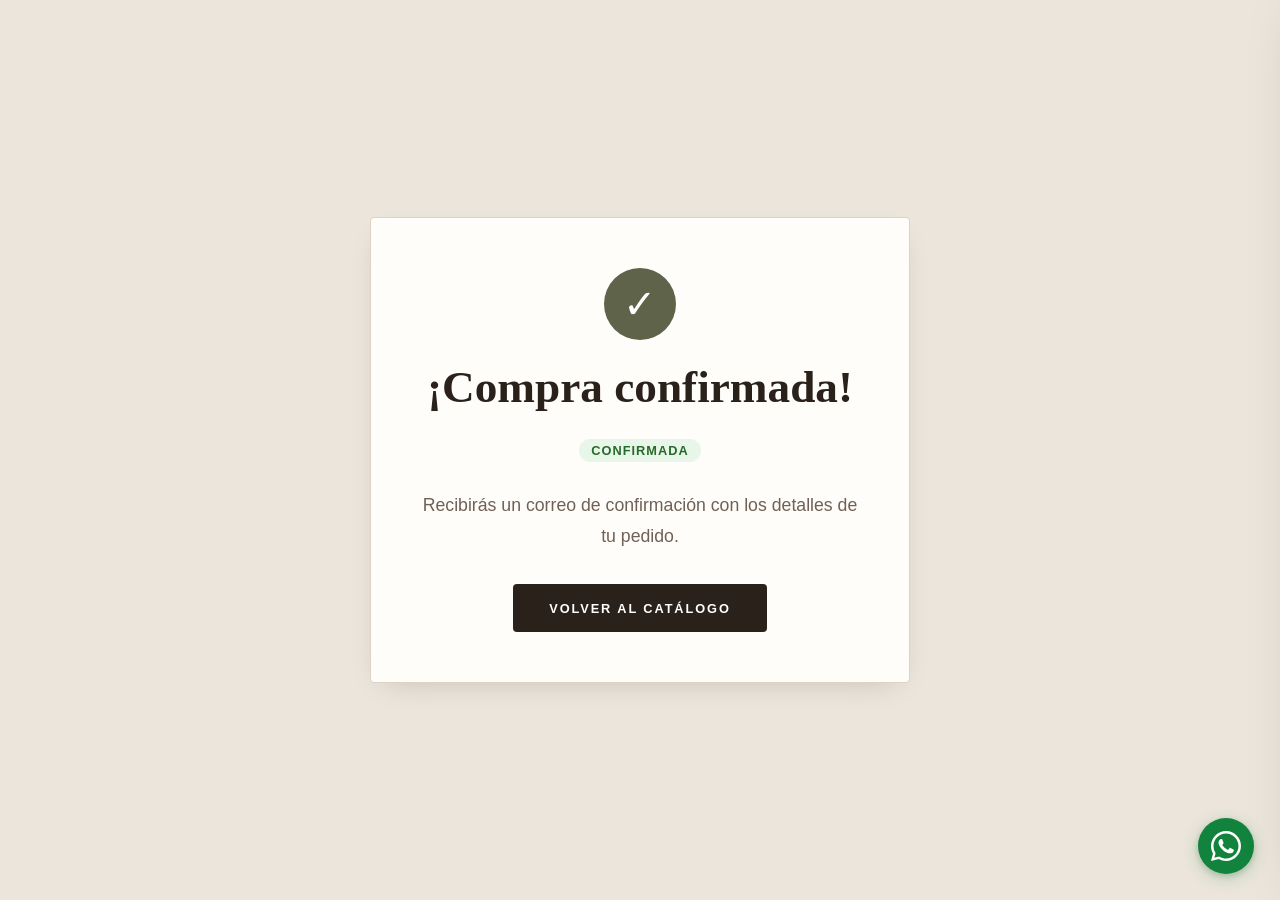
<file: checkout-success.html>
<!DOCTYPE html>
<html lang="es">
<head>
<!-- Meta Pixel Code -->
<script>
!function(f,b,e,v,n,t,s)
{if(f.fbq)return;n=f.fbq=function(){n.callMethod?
n.callMethod.apply(n,arguments):n.queue.push(arguments)};
if(!f._fbq)f._fbq=n;n.push=n;n.loaded=!0;n.version='2.0';
n.queue=[];t=b.createElement(e);t.async=!0;
t.src=v;s=b.getElementsByTagName(e)[0];
s.parentNode.insertBefore(t,s)}(window, document,'script',
'https://connect.facebook.net/en_US/fbevents.js');
fbq('init', '1930971454973365');
fbq('track', 'PageView');
</script>
<noscript><img height="1" width="1" style="display:none"
src="https://www.facebook.com/tr?id=1930971454973365&ev=PageView&noscript=1"
/></noscript>
<!-- End Meta Pixel Code -->
<meta charset="UTF-8">
<!-- Content-Security-Policy · GitHub Pages no permite cabeceras HTTP propias,
     asi que la politica viaja en <meta>. Ojo: en <meta> el navegador IGNORA
     frame-ancestors, report-uri y sandbox (ver _headers para cuando se migre). -->
<meta http-equiv="Content-Security-Policy" content="default-src 'self'; script-src 'self' 'unsafe-inline' https://connect.facebook.net https://accounts.google.com https://apis.google.com https://www.gstatic.com; style-src 'self' 'unsafe-inline' https://fonts.googleapis.com https://accounts.google.com; font-src 'self' data: https://fonts.gstatic.com; img-src 'self' data: blob: https://www.facebook.com https://lh3.googleusercontent.com https://*.googleusercontent.com https://accounts.google.com https://www.gstatic.com; connect-src 'self' https://www.facebook.com https://api.emailjs.com https://script.google.com https://script.googleusercontent.com https://*.googleusercontent.com https://radiant-lamington-bd56f7.netlify.app https://accounts.google.com https://fonts.googleapis.com https://fonts.gstatic.com; frame-src https://accounts.google.com https://checkout.wompi.co; form-action 'self' https://checkout.wompi.co https://wa.me https://api.whatsapp.com; base-uri 'self'; object-src 'none'">
<meta name="referrer" content="strict-origin-when-cross-origin">
<meta name="viewport" content="width=device-width, initial-scale=1">
<title>Compra Confirmada · Alejandra Vergel</title>
<link rel="icon" type="image/png" href="img/brand/favicon.png">
<link rel="apple-touch-icon" href="img/brand/favicon.png">
<link href="https://fonts.googleapis.com/css2?family=Cormorant+Garamond:wght@400;600&family=Jost:wght@400;600&display=swap" rel="stylesheet">
<!-- Esta pagina corria con la paleta de dos redisenos atras (--noir:#14110F,
     --tiffany turquesa). Ahora comparte el mismo sistema que el resto del sitio. -->
<link rel="stylesheet" href="tokens.css">
<style>
*{margin:0;padding:0;box-sizing:border-box}
/* overscroll-behavior-y: evita que el navegador integrado de Instagram/Facebook
   se robe el swipe vertical (mismo arreglo que las demas paginas del sitio). */
html{overscroll-behavior-y:contain}
body{
  font-family:var(--sans);
  background:var(--ivory);
  color:var(--ink);
  display:grid;place-items:center;min-height:100vh;padding:20px;
  overscroll-behavior-y:contain;
}

.success-card{
  background:var(--white);
  border:1px solid var(--line);
  border-radius:var(--radius);
  padding:50px 40px;
  text-align:center;
  max-width:540px;
  width:100%;
  box-shadow:var(--shadow-sm);
}

/* El circulo de exito era turquesa #0ABAB5: el check blanco encima daba
   2.41:1. Con --salvia da 6.26:1 y ademas deja de ser el unico turquesa
   de todo el sitio. */
.success-icon{
  width:72px;height:72px;margin:0 auto 24px;
  background:var(--salvia);border-radius:50%;
  display:grid;place-items:center;color:#fff;
  font-size:40px;
}

h1{
  font-family:var(--serif);
  font-size:var(--fs-2xl);
  line-height:var(--lh-apretado);
  margin-bottom:6px;
  color:var(--noir);
}

.customer-name{
  font-size:var(--fs-lg);
  color:var(--ink-soft);
  margin-bottom:18px;
  font-style:italic;
}

.ref-number{
  font-size:var(--fs-2xs);
  letter-spacing:.12em;
  text-transform:uppercase;
  color:var(--ink-soft);
  margin-bottom:28px;
}

.msg{
  font-size:var(--fs-md);
  line-height:var(--lh-suelto);
  color:var(--ink-soft);
  margin-bottom:0;
}

/* Productos */
.section{
  margin-top:32px;
  padding-top:28px;
  border-top:1px solid var(--line);
  text-align:left;
}

.section-title{
  font-size:var(--fs-2xs);
  letter-spacing:.15em;
  text-transform:uppercase;
  color:var(--ink-soft);
  margin-bottom:16px;
  font-weight:600;
}

.product-row{
  display:flex;justify-content:space-between;align-items:flex-start;
  padding:10px 0;
  border-bottom:1px solid var(--line);
  gap:12px;
  font-size:var(--fs-sm);
}
.product-row:last-child{border-bottom:none}

.product-name{
  color:var(--noir);
  font-weight:500;
  flex:1;
}
.product-sub{
  font-size:var(--fs-2xs);
  color:var(--ink-soft);
  margin-top:2px;
}
.product-price{
  color:var(--noir);
  font-weight:600;
  white-space:nowrap;
}

/* Totales */
.totals{
  margin-top:0;
}
.total-row{
  display:flex;justify-content:space-between;
  padding:9px 0;
  font-size:var(--fs-sm);
  border-bottom:1px solid var(--line);
}
.total-row:last-child{border-bottom:none}
.total-label{color:var(--ink-soft)}
.total-value{font-weight:600;color:var(--noir)}
.total-value.discount{color:var(--salvia)}          /* 6.16:1 (antes 4.71:1) */
/* El TOTAL era turquesa sobre blanco = 2.41:1: la cifra mas importante de
   toda la compra, ilegible. Ahora es --noir a 15.48:1 y el peso lo da el
   tamano, no un color que no se puede leer. */
.total-value.grand{font-size:var(--fs-lg);color:var(--noir)}
.total-label.grand{font-weight:600;color:var(--noir);font-size:var(--fs-md)}

/* Estado */
.status-badge{
  display:inline-block;
  padding:4px 12px;
  border-radius:var(--r-full);
  font-size:var(--fs-2xs);
  font-weight:600;
  letter-spacing:.08em;
  text-transform:uppercase;
  margin-bottom:28px;
}
.status-badge.approved{background:#E8F5E9;color:#256B29}  /* 5.81:1 (antes 4.56:1) */
.status-badge.pending{background:#FFF8E1;color:#6E4A00}   /* 7.48:1 (antes #F57F17 = 2.49:1 ✘) */
.status-badge.checking{background:#F5F5F5;color:#5C5C5C}  /* 6.13:1 (antes #777 = 4.11:1 ✘) */

.btn{
  display:inline-flex;
  align-items:center;
  margin-top:32px;
  padding:14px 36px;
  background:var(--noir);
  color:#fff;
  text-decoration:none;
  font-size:var(--fs-2xs);
  letter-spacing:.15em;
  text-transform:uppercase;
  font-weight:600;
  border-radius:var(--radius);
  transition:var(--dur-rapido);
  min-height:48px;
}
.btn:hover{background:var(--rose-deep)}

@media(max-width:480px){
  .success-card{padding:36px 22px}
}
</style>
</head>
<body>

<div class="success-card">
  <div class="success-icon">✓</div>

  <h1>¡Compra confirmada!</h1>
  <div class="customer-name" id="customerName" style="display:none"></div>
  <div class="ref-number" id="refNumber"></div>

  <div class="status-badge approved" id="statusBadge">Confirmada</div>

  <p class="msg">Recibirás un correo de confirmación con los detalles de tu pedido.</p>

  <!-- Productos -->
  <div class="section" id="productsSection" style="display:none">
    <div class="section-title">Productos</div>
    <div id="productsList"></div>
  </div>

  <!-- Totales -->
  <div class="section totals" id="totalsSection" style="display:none">
    <div class="section-title">Resumen de pago</div>
    <div id="totalsList"></div>
  </div>

  <a href="index.html" class="btn">Volver al catálogo</a>
</div>

<!-- Esta página es SOLO cosmética + guarda el pedido en el perfil local.
     El registro en Google Sheets y el correo de confirmación los hace el
     WEBHOOK de Wompi en el servidor (av-functions), sin depender del
     navegador. Por eso aquí NO se cargan checkout.js / store.js / etc.:
     así ningún script externo lento puede congelar la página. Lo único
     que se necesita es perfil.js para "Mis pedidos". -->
<script src="perfil.js?v=3"></script>
<script>
(function(){
  function money(n){ return "$ " + Math.round(n).toLocaleString("es-CO"); }
  function $(id){ return document.getElementById(id); }

  function render(){
    try{
      const params = new URLSearchParams(window.location.search);
      const ref    = params.get('ref');
      if(ref && $('refNumber')) $('refNumber').textContent = "Ref: " + ref;

      // sessionStorage se pierde al volver del redirect externo de Wompi
      // (móvil sobre todo). Recuperamos el pedido desde localStorage.
      const orderRaw = sessionStorage.getItem('av_order') || localStorage.getItem('av_order');
      let order = null;
      try{ order = orderRaw ? JSON.parse(orderRaw) : null; }catch(e){ order = null; }

      // Nombre del cliente
      if(order && order.firstName && $('customerName')){
        $('customerName').textContent = "Hola, " + order.firstName + " " + (order.lastName || "");
        $('customerName').style.display = "";
      }

      // Productos
      if(order && order.cart && order.cart.length && $('productsList')){
        order.cart.forEach(item => {
          const row = document.createElement('div');
          row.className = 'product-row';
          row.innerHTML =
            '<div><div class="product-name">' + (item.qty > 1 ? item.qty + "× " : "") + item.name + '</div>' +
            (item.color ? '<div class="product-sub">' + item.color + '</div>' : "") +
            (item.size  ? '<div class="product-sub">Talla ' + item.size + '</div>' : "") +
            '</div><div class="product-price">' + money(item.price * item.qty) + '</div>';
          $('productsList').appendChild(row);
        });
        $('productsSection').style.display = "";
      }

      // Totales
      if(order && (order.subtotal !== undefined || order.total !== undefined) && $('totalsList')){
        const subtotal = order.subtotal || order.total || 0;
        const descPct  = order.discount || 0;
        const descMonto = descPct ? Math.round(subtotal * descPct / 100) : 0;
        const subtotalConDesc = subtotal - descMonto;
        const envio = order.shipping !== undefined ? order.shipping : 0;
        const total = order.total !== undefined ? order.total : (subtotalConDesc + envio);
        const rows = [];
        rows.push('<div class="total-row"><span class="total-label">Subtotal</span><span class="total-value">' + money(subtotal) + '</span></div>');
        if(descMonto > 0)
          rows.push('<div class="total-row"><span class="total-label">Descuento Club (' + descPct + '%)</span><span class="total-value discount">− ' + money(descMonto) + '</span></div>');
        rows.push('<div class="total-row"><span class="total-label">Envío</span><span class="total-value">' + (envio === 0 ? "Gratis" : money(envio)) + '</span></div>');
        rows.push('<div class="total-row"><span class="total-label grand">Total pagado</span><span class="total-value grand">' + money(total) + '</span></div>');
        $('totalsList').innerHTML = rows.join("");
        $('totalsSection').style.display = "";
      }

      // Guardar en el historial del perfil (aparece en "Mis pedidos").
      // Idempotente por referencia.
      try{
        const orderRef = (order && order.ref) || ref;
        if(window.AVPerfil && order && order.cart && orderRef){
          if(sessionStorage.getItem('av_order_saved_' + orderRef) !== '1'){
            AVPerfil.addOrder({
              ref:    orderRef,
              fecha:  new Date().toISOString(),
              estado: "APROBADO",
              items:  order.cart.map(i => ({ qty: i.qty || 1, name: i.name })),
              total:  order.total || 0
            });
            sessionStorage.setItem('av_order_saved_' + orderRef, '1');
          }
        }
      }catch(e){ console.error("[addOrder]", e); }

      // Limpiar carrito y sesión
      if(ref || (order && order.ref)) localStorage.removeItem('av_cart');
      sessionStorage.removeItem('av_email');
      sessionStorage.removeItem('av_total');
      sessionStorage.removeItem('av_reference');
      sessionStorage.removeItem('av_order');
      localStorage.removeItem('av_order');
    }catch(e){ console.error("[checkout-success]", e); }
  }

  if(document.readyState === 'loading')
    document.addEventListener('DOMContentLoaded', render);
  else
    render();
})();
</script>
<!-- WHATSAPP FLOTANTE -->
<!-- .wa-float vive ahora en tokens.css (una sola definicion para las 5 paginas) -->
<a href="https://wa.me/573228505472?text=%C2%A1Hola%20Alejandra%20Vergel!%20Me%20interesa%20una%20joya." target="_blank" rel="noopener" class="wa-float" aria-label="Escribir por WhatsApp"><svg viewBox="0 0 24 24" fill="currentColor"><path d="M20.5 3.5A11.7 11.7 0 0 0 12 0C5.4 0 0 5.4 0 12c0 2.1.6 4.2 1.6 6L0 24l6.2-1.6c1.7 1 3.8 1.5 5.8 1.5 6.6 0 12-5.4 12-12 0-3.2-1.2-6.2-3.5-8.4M12 22c-1.8 0-3.6-.5-5.2-1.4l-.4-.2-3.7 1 1-3.6-.2-.4A9.9 9.9 0 0 1 2 12c0-5.5 4.5-10 10-10 5.5 0 10 4.5 10 10 0 5.5-4.5 10-10 10m5.5-7.5c-.3-.2-1.8-.9-2-1-.3-.1-.5-.2-.7.2-.2.3-.8 1-.9 1.1-.2.2-.3.2-.6.1-.3-.2-1.3-.5-2.4-1.5-.9-.8-1.5-1.8-1.7-2.1-.2-.3 0-.5.1-.6.1-.1.3-.3.4-.5.2-.2.2-.3.3-.5.1-.2 0-.4 0-.5-.1-.1-.7-1.6-.9-2.2-.2-.6-.5-.5-.7-.5h-.6c-.2 0-.5.1-.8.4-.3.3-1 1-1 2.5s1.1 2.9 1.2 3.1c.2.2 2.1 3.3 5.2 4.6.7.3 1.3.5 1.7.6.7.2 1.4.2 1.9.1.6-.1 1.8-.7 2-1.4.3-.7.3-1.3.2-1.4-.1-.1-.3-.2-.6-.4"/></svg></a>
</body>
</html>
</file>
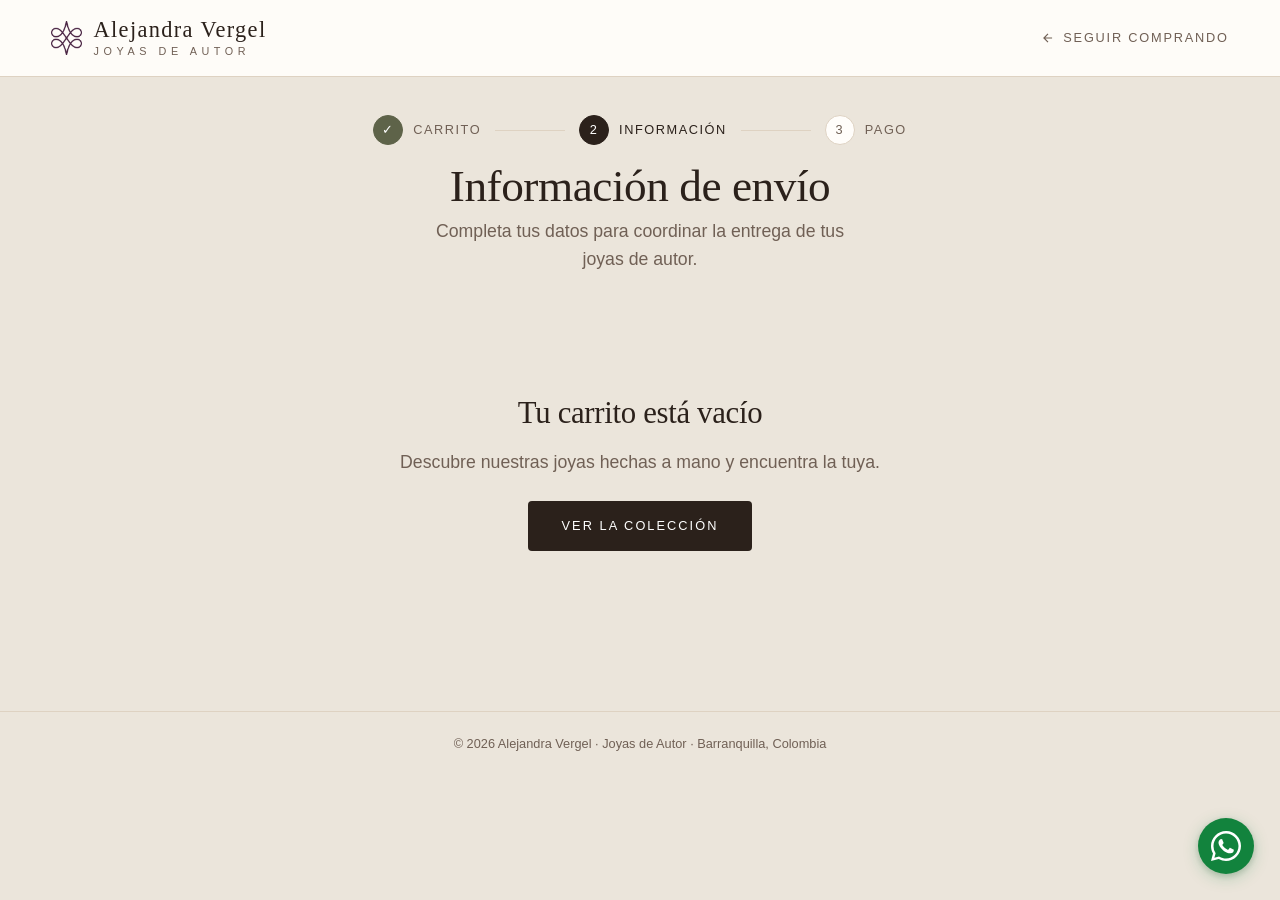
<file: checkout.html>
<!DOCTYPE html>
<html lang="es">
<head>
<script src="mantenimiento.js?v=1"></script>
<!-- Meta Pixel Code -->
<script>
!function(f,b,e,v,n,t,s)
{if(f.fbq)return;n=f.fbq=function(){n.callMethod?
n.callMethod.apply(n,arguments):n.queue.push(arguments)};
if(!f._fbq)f._fbq=n;n.push=n;n.loaded=!0;n.version='2.0';
n.queue=[];t=b.createElement(e);t.async=!0;
t.src=v;s=b.getElementsByTagName(e)[0];
s.parentNode.insertBefore(t,s)}(window, document,'script',
'https://connect.facebook.net/en_US/fbevents.js');
fbq('init', '1930971454973365');
fbq('track', 'PageView');
</script>
<noscript><img height="1" width="1" style="display:none"
src="https://www.facebook.com/tr?id=1930971454973365&ev=PageView&noscript=1"
/></noscript>
<!-- End Meta Pixel Code -->
<meta charset="UTF-8">
<!-- Content-Security-Policy · GitHub Pages no permite cabeceras HTTP propias,
     asi que la politica viaja en <meta>. Ojo: en <meta> el navegador IGNORA
     frame-ancestors, report-uri y sandbox (ver _headers para cuando se migre). -->
<meta http-equiv="Content-Security-Policy" content="default-src 'self'; script-src 'self' 'unsafe-inline' https://connect.facebook.net https://accounts.google.com https://apis.google.com https://www.gstatic.com; style-src 'self' 'unsafe-inline' https://fonts.googleapis.com https://accounts.google.com; font-src 'self' data: https://fonts.gstatic.com; img-src 'self' data: blob: https://www.facebook.com https://lh3.googleusercontent.com https://*.googleusercontent.com https://accounts.google.com https://www.gstatic.com; connect-src 'self' https://www.facebook.com https://api.emailjs.com https://script.google.com https://script.googleusercontent.com https://*.googleusercontent.com https://radiant-lamington-bd56f7.netlify.app https://accounts.google.com https://fonts.googleapis.com https://fonts.gstatic.com; frame-src https://accounts.google.com https://checkout.wompi.co; form-action 'self' https://checkout.wompi.co https://wa.me https://api.whatsapp.com; base-uri 'self'; object-src 'none'">
<meta name="referrer" content="strict-origin-when-cross-origin">
<meta name="viewport" content="width=device-width, initial-scale=1">
<meta name="format-detection" content="telephone=no">
<meta name="theme-color" content="#2B211B">
<meta name="description" content="Checkout · Alejandra Vergel · Joyas de Autor">
<title>Información de envío · Alejandra Vergel</title>
<link rel="icon" type="image/png" href="img/brand/favicon.png">
<link rel="apple-touch-icon" href="img/brand/favicon.png">
<link rel="preconnect" href="https://fonts.googleapis.com">
<link rel="preconnect" href="https://fonts.gstatic.com" crossorigin>
<link href="https://fonts.googleapis.com/css2?family=Cormorant+Garamond:ital,wght@0,400;0,500;0,600;0,700;1,400&family=Jost:wght@300;400;500;600&display=swap" rel="stylesheet">
<link rel="stylesheet" href="tokens.css">
<style>
*{margin:0;padding:0;box-sizing:border-box}
html{-webkit-text-size-adjust:100%}
/* overscroll-behavior-y: evita que el navegador integrado de Instagram/Facebook
   se robe el swipe vertical (mismo arreglo que index.html/product.html). */
html{overscroll-behavior-y:contain}
body{font-family:var(--sans);color:var(--ink);background:var(--ivory);line-height:1.6;-webkit-font-smoothing:antialiased;-webkit-tap-highlight-color:transparent;overscroll-behavior-y:contain}
img{max-width:100%;display:block}
a{color:inherit;text-decoration:none}
button{font-family:inherit;cursor:pointer;border:none;background:none;-webkit-tap-highlight-color:transparent}
h1,h2,h3{font-family:var(--serif);font-weight:500;letter-spacing:var(--track-display)}
.container{width:min(1180px,92%);margin-inline:auto}

/* ---------- Header ---------- */
.nav{position:sticky;top:0;z-index:100;background:rgba(255,253,250,.94);backdrop-filter:blur(14px);border-bottom:1px solid var(--line)}
.nav-inner{display:flex;align-items:center;justify-content:space-between;height:76px}
.brand{display:flex;align-items:center;gap:12px;line-height:1;min-height:44px}
.brand-txt{display:flex;flex-direction:column}
.brand .name{font-family:var(--serif);font-size:var(--fs-lg);letter-spacing:.06em;color:var(--noir)}
.brand .tag{font-size:var(--fs-3xs);letter-spacing:var(--track-sello);text-transform:uppercase;color:var(--ink-soft);margin-top:4px}
.back-link{display:inline-flex;align-items:center;gap:8px;font-size:var(--fs-2xs);letter-spacing:.14em;text-transform:uppercase;color:var(--ink-soft);transition:var(--dur-rapido);min-height:44px}
.back-link:hover{color:var(--noir)}

/* ---------- Pasos ---------- */
.steps{display:flex;align-items:center;justify-content:center;gap:0;margin:38px auto 8px;flex-wrap:wrap}
.step{display:flex;align-items:center;gap:10px;font-size:var(--fs-2xs);letter-spacing:.12em;text-transform:uppercase;color:var(--ink-soft)}
.step .dot{width:30px;height:30px;border-radius:50%;display:grid;place-items:center;border:1px solid var(--line);background:var(--white);font-size:var(--fs-2xs);font-family:var(--sans)}
/* blanco sobre --salvia = 6.26:1. Con el salvia claro anterior (#B2B3A0)
   el numero del paso completado daba 2.13:1 — practicamente invisible. */
.step.done .dot{background:var(--salvia);border-color:var(--salvia);color:#fff}
.step.active{color:var(--noir);font-weight:500}
.step.active .dot{background:var(--noir);border-color:var(--noir);color:#fff}
.step-line{width:70px;height:1px;background:var(--line);margin:0 14px}
@media(max-width:560px){.step-line{width:26px;margin:0 8px}.step span.lbl{display:none}.step.active span.lbl{display:inline}}

.page-head{text-align:center;margin:18px 0 36px}
.page-head h1{font-size:var(--fs-2xl);color:var(--noir);line-height:var(--lh-apretado)}
.page-head p{color:var(--ink-soft);font-weight:300;max-width:var(--medida-estrecha);margin:6px auto 0;font-size:var(--fs-md)}

/* ---------- Layout ---------- */
.checkout-grid{display:grid;grid-template-columns:1.5fr 1fr;gap:44px;align-items:start;padding-bottom:80px}

/* ---------- Tarjetas de formulario ---------- */
.fcard{background:var(--white);border:1px solid var(--line);border-radius:var(--radius);padding:30px 32px;margin-bottom:22px}
.fcard h2{font-size:var(--fs-xl);color:var(--noir);margin-bottom:4px}
.fcard .sub{font-size:var(--fs-sm);color:var(--ink-soft);font-weight:300;margin-bottom:22px}
.frow{display:grid;grid-template-columns:1fr 1fr;gap:16px}
.fgroup{margin-bottom:16px}
.fgroup label{display:block;font-size:var(--fs-2xs);letter-spacing:.16em;text-transform:uppercase;color:var(--ink-soft);margin-bottom:7px}
.fgroup input,.fgroup textarea,.fgroup select{
  width:100%;padding:13px 14px;border:1px solid var(--line);border-radius:var(--radius);
  font-family:inherit;font-size:var(--fs-md);color:var(--ink);background:var(--white);
  transition:var(--dur-rapido);min-height:48px;
}
/* Sin `outline:none`: el anillo de foco de tokens.css es el indicador real.
   El borde dorado daba 2.36:1, por debajo del 3:1 que WCAG 1.4.11 exige. */
.fgroup input:focus,.fgroup textarea:focus,.fgroup select:focus{border-color:var(--rose-deep);background:#FFFDF8}
.fgroup input.invalid,.fgroup select.invalid{border-color:var(--rose-deep);background:rgba(135,92,78,.07)}
.fgroup select{
  appearance:none;-webkit-appearance:none;cursor:pointer;
  padding-right:40px;
  background-image:url("data:image/svg+xml,%3Csvg xmlns='http://www.w3.org/2000/svg' width='12' height='12' fill='none' stroke='%23706055' stroke-width='2'%3E%3Cpath d='M2 4l4 4 4-4'/%3E%3C/svg%3E");
  background-repeat:no-repeat;background-position:right 15px center;
}
.fgroup select:disabled{background-color:var(--ivory);color:var(--ink-soft);cursor:not-allowed;opacity:.9}
.fgroup .hint{font-size:var(--fs-2xs);color:var(--ink-soft);margin-top:5px}
.fgroup textarea{resize:vertical;min-height:74px}
.fcheck{display:flex;gap:10px;align-items:flex-start;font-size:var(--fs-sm);color:var(--ink-soft);margin-top:10px;cursor:pointer;min-height:44px}
.fcheck input{width:20px;height:20px;margin-top:3px;accent-color:var(--rose-deep);flex-shrink:0}

/* ---------- Método de entrega ---------- */
.ship-opts{display:flex;flex-direction:column;gap:12px}
.ship-opt{
  display:flex;gap:14px;align-items:flex-start;padding:18px;border:1px solid var(--line);
  border-radius:var(--radius);cursor:pointer;transition:var(--dur-rapido);background:var(--white);
  min-height:44px;
}
.ship-opt:hover{border-color:var(--rose-deep)}
.ship-opt.selected{border-color:var(--noir);background:var(--vainilla)}
.ship-opt input{width:20px;height:20px;margin-top:3px;accent-color:var(--noir);flex-shrink:0}
.ship-opt .tt{font-weight:500;color:var(--noir);font-size:var(--fs-md)}
.ship-opt .dd{font-size:var(--fs-xs);color:var(--ink-soft);font-weight:300}
.ship-opt .price-tag{margin-left:auto;font-family:var(--serif);font-size:var(--fs-lg);color:var(--noir);white-space:nowrap;flex-shrink:0}
.free-note{
  display:flex;gap:10px;align-items:center;margin-top:14px;padding:12px 14px;border-radius:var(--radius);
  background:rgba(178,179,160,.16);border:1px solid rgba(178,179,160,.45);font-size:var(--fs-sm);color:var(--ink);
}
.free-note svg{color:var(--salvia);flex-shrink:0}

/* ---------- Cupón ---------- */
#discountInfo{display:none;background:rgba(178,179,160,.18);padding:12px;border-radius:var(--radius);margin-top:12px;font-size:var(--fs-sm);color:var(--ink);font-weight:500;text-align:center}

/* ---------- Botones ---------- */
.btn-submit{
  width:100%;padding:17px;background:var(--noir);color:#fff;font-size:var(--fs-sm);
  letter-spacing:.16em;text-transform:uppercase;font-weight:500;border-radius:var(--radius);
  transition:var(--dur-medio);margin-top:6px;min-height:52px;
}
/* blanco sobre --rose-deep = 5.72:1 (antes 3.62:1) */
.btn-submit:hover{background:var(--rose-deep)}
.btn-submit:disabled{opacity:.5;cursor:not-allowed}
.btn-back{display:flex;align-items:center;justify-content:center;margin-top:16px;font-size:var(--fs-2xs);letter-spacing:.14em;text-transform:uppercase;color:var(--ink-soft);transition:var(--dur-rapido);min-height:44px}
.btn-back:hover{color:var(--noir)}

/* ---------- Resumen ---------- */
.summary{position:sticky;top:100px}
.summary-box{background:var(--white);border:1px solid var(--line);border-radius:var(--radius);padding:26px 26px 22px}
.summary-box h3{font-size:var(--fs-lg);color:var(--noir);margin-bottom:2px}
.summary-count{font-size:var(--fs-2xs);color:var(--ink-soft);margin-bottom:16px}
.sum-item{display:flex;gap:12px;padding:14px 0;border-bottom:1px solid var(--line)}
.sum-item .thumb{width:64px;height:64px;border-radius:var(--radius);overflow:hidden;background:linear-gradient(155deg,#FDF8F0,#EFE3D3);flex-shrink:0;display:grid;place-items:center}
.sum-item .thumb img{width:100%;height:100%;object-fit:cover}
.sum-item .thumb svg{width:60%}
.sum-item .inf{flex:1;min-width:0}
.sum-item .nm{font-family:var(--serif);font-size:var(--fs-md);color:var(--noir);line-height:var(--lh-corto)}
.sum-item .vr{font-size:var(--fs-3xs);color:var(--ink-soft)}
.sum-item .pr{font-size:var(--fs-sm);color:var(--ink);margin-top:2px}
.sum-qty{display:inline-flex;align-items:center;border:1px solid var(--line);border-radius:var(--r-full);margin-top:7px;background:var(--white)}
.sum-qty button{width:44px;height:44px;display:grid;place-items:center;color:var(--ink);font-size:var(--fs-md)}
.sum-qty button:hover{color:var(--rose-deep)}
.sum-qty span{min-width:24px;text-align:center;font-size:var(--fs-xs)}
.sum-item .rm{align-self:flex-start;color:var(--ink-soft);font-size:var(--fs-3xs);letter-spacing:.1em;text-transform:uppercase;transition:var(--dur-rapido);padding:10px 0}
.sum-item .rm:hover{color:var(--rose-deep)}
.sum-line{display:flex;justify-content:space-between;padding:8px 0;font-size:var(--fs-sm);color:var(--ink)}
.sum-line.first{margin-top:14px}
.sum-line .lb{color:var(--ink-soft)}
.sum-line.total{border-top:2px solid var(--noir);margin-top:10px;padding-top:14px;font-family:var(--serif);font-size:var(--fs-xl);color:var(--noir)}
.sum-note{font-size:var(--fs-2xs);color:var(--ink-soft);margin-top:14px;line-height:1.55;font-weight:300}
.sum-secure{display:flex;align-items:center;gap:8px;justify-content:center;font-size:var(--fs-2xs);color:var(--ink-soft);margin-top:14px}
.sum-secure svg{color:var(--salvia)}
.empty-cart{text-align:center;padding:80px 20px}
.empty-cart h2{color:var(--noir);margin-bottom:10px;font-size:var(--fs-xl)}
.empty-cart p{color:var(--ink-soft);margin-bottom:24px;font-size:var(--fs-md)}
.empty-cart a{display:inline-flex;align-items:center;padding:15px 34px;background:var(--noir);color:#fff;font-size:var(--fs-2xs);letter-spacing:.16em;text-transform:uppercase;border-radius:var(--radius);transition:var(--dur-rapido);min-height:48px}
.empty-cart a:hover{background:var(--rose-deep)}

/* ---------- Footer ---------- */
.foot{border-top:1px solid var(--line);padding:22px 0;text-align:center;font-size:var(--fs-2xs);color:var(--ink-soft)}

/* ---------- Toast ---------- */
#toast{position:fixed;bottom:24px;left:50%;transform:translate(-50%,calc(100% + 60px));background:var(--noir);color:#fff;padding:15px 26px;border-radius:var(--radius);font-size:var(--fs-sm);z-index:1000;transition:var(--dur-medio);max-width:90vw;visibility:hidden;pointer-events:none}
#toast.show{transform:translate(-50%,0);visibility:visible;pointer-events:auto}

/* ---------- Mobile ---------- */
@media(max-width:880px){
  .checkout-grid{grid-template-columns:1fr;gap:26px}
  .summary{position:static;order:-1}
  .fcard{padding:22px 18px}
  .frow{grid-template-columns:1fr}
}

/* Scroll fluido en movil: sin backdrop-filter (ver nota en index.html).
   En PC (>1024px) el efecto vidrio se conserva. */
@media(max-width:1024px){
  .nav{
    background:rgba(255,253,250,.98);
    backdrop-filter:none;-webkit-backdrop-filter:none;
  }
}
</style>
</head>
<body>

<!-- Header -->
<header class="nav">
  <div class="container nav-inner">
    <a href="index.html" class="brand">
      <img src="img/brand/logo-mark.png" alt="" style="height:34px;width:auto">
      <span class="brand-txt">
        <span class="name">Alejandra Vergel</span>
        <span class="tag">Joyas de Autor</span>
      </span>
    </a>
    <a href="index.html#catalogo" class="back-link">
      <svg width="14" height="14" viewBox="0 0 24 24" fill="none" stroke="currentColor" stroke-width="2"><path d="M19 12H5M12 19l-7-7 7-7"/></svg>
      Seguir comprando
    </a>
  </div>
</header>

<div class="container">

  <!-- Pasos -->
  <div class="steps">
    <div class="step done"><span class="dot">✓</span><span class="lbl">Carrito</span></div>
    <div class="step-line"></div>
    <div class="step active"><span class="dot">2</span><span class="lbl">Información</span></div>
    <div class="step-line"></div>
    <div class="step"><span class="dot">3</span><span class="lbl">Pago</span></div>
  </div>

  <div class="page-head">
    <h1>Información de envío</h1>
    <p>Completa tus datos para coordinar la entrega de tus joyas de autor.</p>
  </div>

  <div id="checkoutRoot" class="checkout-grid">

    <!-- ============ FORMULARIO ============ -->
    <form id="checkoutForm" novalidate>

      <!-- Contacto -->
      <div class="fcard">
        <h2>Contacto</h2>
        <p class="sub">Para confirmar tu orden y enviarte actualizaciones.</p>
        <div class="frow">
          <div class="fgroup">
            <label for="email">Correo electrónico *</label>
            <input type="email" id="email" placeholder="tu@correo.com" autocomplete="email">
          </div>
          <div class="fgroup">
            <label for="phone">Teléfono *</label>
            <input type="tel" id="phone" placeholder="Ej: 322 850 5472" autocomplete="tel">
          </div>
        </div>
        <label class="fcheck"><input type="checkbox" id="waNotif" checked> Quiero recibir notificaciones de mi pedido por WhatsApp.</label>
        <label class="fcheck"><input type="checkbox" id="newsOpt"> Quiero recibir novedades, lanzamientos y nuevas piezas por correo.</label>
      </div>

      <!-- Método de entrega -->
      <div class="fcard">
        <h2>Método de entrega</h2>
        <p class="sub">Elige cómo prefieres recibir tus joyas.</p>
        <div class="ship-opts">
          <label class="ship-opt selected" id="optMetro">
            <input type="radio" name="shipMethod" value="metro" checked>
            <span>
              <span class="tt">Área metropolitana de Barranquilla</span><br>
              <span class="dd">Barranquilla, Soledad, Malambo, Galapa y Puerto Colombia · entrega rápida</span>
            </span>
            <span class="price-tag" id="metroPrice">$ 8.000</span>
          </label>
          <label class="ship-opt" id="optNacional">
            <input type="radio" name="shipMethod" value="nacional">
            <span>
              <span class="tt">Envío nacional</span><br>
              <span class="dd">Envíos seguros a toda Colombia con empaque de joyería</span>
            </span>
            <span class="price-tag" id="nacionalPrice">$ 15.000</span>
          </label>
        </div>
        <div class="free-note">
          <svg width="18" height="18" viewBox="0 0 24 24" fill="none" stroke="currentColor" stroke-width="1.8"><path d="M20 6 9 17l-5-5"/></svg>
          <span><strong>Envío nacional gratis</strong> en compras superiores a $ 200.000. El área metropolitana de Barranquilla tiene tarifa fija de $ 8.000.</span>
        </div>
      </div>

      <!-- Datos de envío -->
      <div class="fcard">
        <h2>Datos de envío</h2>
        <p class="sub">Información del destinatario y dirección de entrega.</p>
        <div class="frow">
          <div class="fgroup">
            <label for="firstName">Nombre *</label>
            <input type="text" id="firstName" placeholder="Nombre" autocomplete="given-name">
          </div>
          <div class="fgroup">
            <label for="lastName">Apellido *</label>
            <input type="text" id="lastName" placeholder="Apellido" autocomplete="family-name">
          </div>
        </div>
        <div class="fgroup">
          <label for="cedula">Cédula / NIT *</label>
          <input type="text" id="cedula" placeholder="Documento de identidad" inputmode="numeric">
        </div>
        <div class="fgroup">
          <label for="address">Dirección *</label>
          <input type="text" id="address" placeholder="Calle, carrera, avenida..." autocomplete="street-address">
        </div>
        <div class="fgroup">
          <label for="address2">Apartamento, casa, edificio</label>
          <input type="text" id="address2" placeholder="Apto 502, Casa 12, Torre B...">
        </div>
        <div class="frow">
          <div class="fgroup">
            <label for="departamento">Departamento *</label>
            <select id="departamento">
              <option value="">Selecciona tu departamento…</option>
            </select>
          </div>
          <div class="fgroup">
            <label for="municipio">Municipio / Ciudad *</label>
            <select id="municipio" disabled>
              <option value="">Elige el departamento primero</option>
            </select>
            <p class="hint" id="muniHint"></p>
          </div>
        </div>
        <div class="fgroup">
          <label for="postal">Código postal</label>
          <input type="text" id="postal" placeholder="Opcional" inputmode="numeric">
        </div>
        <div class="fgroup">
          <label for="notes">Notas para el pedido (opcional)</label>
          <textarea id="notes" placeholder="Indicaciones especiales, talla, acabado preferido..."></textarea>
        </div>
      </div>

      <!-- Cupón -->
      <div class="fcard">
        <h2>Código de descuento</h2>
        <p class="sub">¿Eres del Club? Ingresa tu código para 15% de descuento.</p>
        <div style="display:flex;gap:10px;align-items:stretch">
          <div class="fgroup" style="flex:1;margin-bottom:0">
            <input type="text" id="couponCode" placeholder="AV15-XXXXXXX" autocomplete="off" style="text-transform:uppercase">
          </div>
          <button type="button" id="applyCouponBtn" style="padding:0 20px;background:var(--noir);color:#fff;border-radius:var(--radius);font-size:.78rem;letter-spacing:.14em;text-transform:uppercase;font-weight:500;white-space:nowrap;transition:.3s;flex-shrink:0">Aplicar</button>
        </div>
        <div id="couponMsg" style="margin-top:10px;font-size:.86rem;display:none"></div>
      </div>

      <button type="submit" class="btn-submit" id="payBtn">Continuar al pago</button>
      <a href="index.html#catalogo" class="btn-back">Volver al catálogo</a>
    </form>

    <!-- ============ RESUMEN ============ -->
    <aside class="summary">
      <div class="summary-box">
        <h3>Resumen del pedido</h3>
        <div class="summary-count" id="sumCount"></div>
        <div id="sumItems"></div>
        <div class="sum-line first"><span class="lb">Subtotal</span><span id="sumSubtotal">$ 0</span></div>
        <div class="sum-line" id="sumDiscountRow" style="display:none"><span class="lb">Descuento Club</span><span id="sumDiscount">− $ 0</span></div>
        <div class="sum-line"><span class="lb">Envío</span><span id="sumShipping">$ 0</span></div>
        <div class="sum-line total"><span>Total</span><span id="sumTotal">$ 0</span></div>
        <p class="sum-note">⏱ Cada joya se elabora a mano tras tu compra. El envío se calcula según tu ubicación y es <strong>gratis desde $ 200.000</strong>. Pago seguro mediante PSE / tarjetas (Wompi) o WhatsApp.</p>
        <div class="sum-secure">
          <svg width="14" height="14" viewBox="0 0 24 24" fill="none" stroke="currentColor" stroke-width="1.8"><path d="M12 2 4 5v6c0 5 3.5 8 8 11 4.5-3 8-6 8-11V5l-8-3Z"/></svg>
          Información protegida · No compartimos tus datos
        </div>
      </div>
    </aside>
  </div>
</div>

<footer class="foot">
  © <span id="year"></span> Alejandra Vergel · Joyas de Autor · Barranquilla, Colombia
</footer>

<!-- Toast -->
<div id="toast"><span id="toastMsg"></span></div>

<script src="products.js"></script>
<script src="colombia.js"></script>
<script src="store.js"></script>
<script src="club.js?v=4"></script>
<script src="checkout.js?v=4"></script>
<!-- WHATSAPP FLOTANTE -->
<!-- .wa-float vive ahora en tokens.css (una sola definicion para las 5 paginas) -->
<a href="https://wa.me/573228505472?text=%C2%A1Hola%20Alejandra%20Vergel!%20Me%20interesa%20una%20joya." target="_blank" rel="noopener" class="wa-float" aria-label="Escribir por WhatsApp"><svg viewBox="0 0 24 24" fill="currentColor"><path d="M20.5 3.5A11.7 11.7 0 0 0 12 0C5.4 0 0 5.4 0 12c0 2.1.6 4.2 1.6 6L0 24l6.2-1.6c1.7 1 3.8 1.5 5.8 1.5 6.6 0 12-5.4 12-12 0-3.2-1.2-6.2-3.5-8.4M12 22c-1.8 0-3.6-.5-5.2-1.4l-.4-.2-3.7 1 1-3.6-.2-.4A9.9 9.9 0 0 1 2 12c0-5.5 4.5-10 10-10 5.5 0 10 4.5 10 10 0 5.5-4.5 10-10 10m5.5-7.5c-.3-.2-1.8-.9-2-1-.3-.1-.5-.2-.7.2-.2.3-.8 1-.9 1.1-.2.2-.3.2-.6.1-.3-.2-1.3-.5-2.4-1.5-.9-.8-1.5-1.8-1.7-2.1-.2-.3 0-.5.1-.6.1-.1.3-.3.4-.5.2-.2.2-.3.3-.5.1-.2 0-.4 0-.5-.1-.1-.7-1.6-.9-2.2-.2-.6-.5-.5-.7-.5h-.6c-.2 0-.5.1-.8.4-.3.3-1 1-1 2.5s1.1 2.9 1.2 3.1c.2.2 2.1 3.3 5.2 4.6.7.3 1.3.5 1.7.6.7.2 1.4.2 1.9.1.6-.1 1.8-.7 2-1.4.3-.7.3-1.3.2-1.4-.1-.1-.3-.2-.6-.4"/></svg></a>
</body>
</html>
</file>
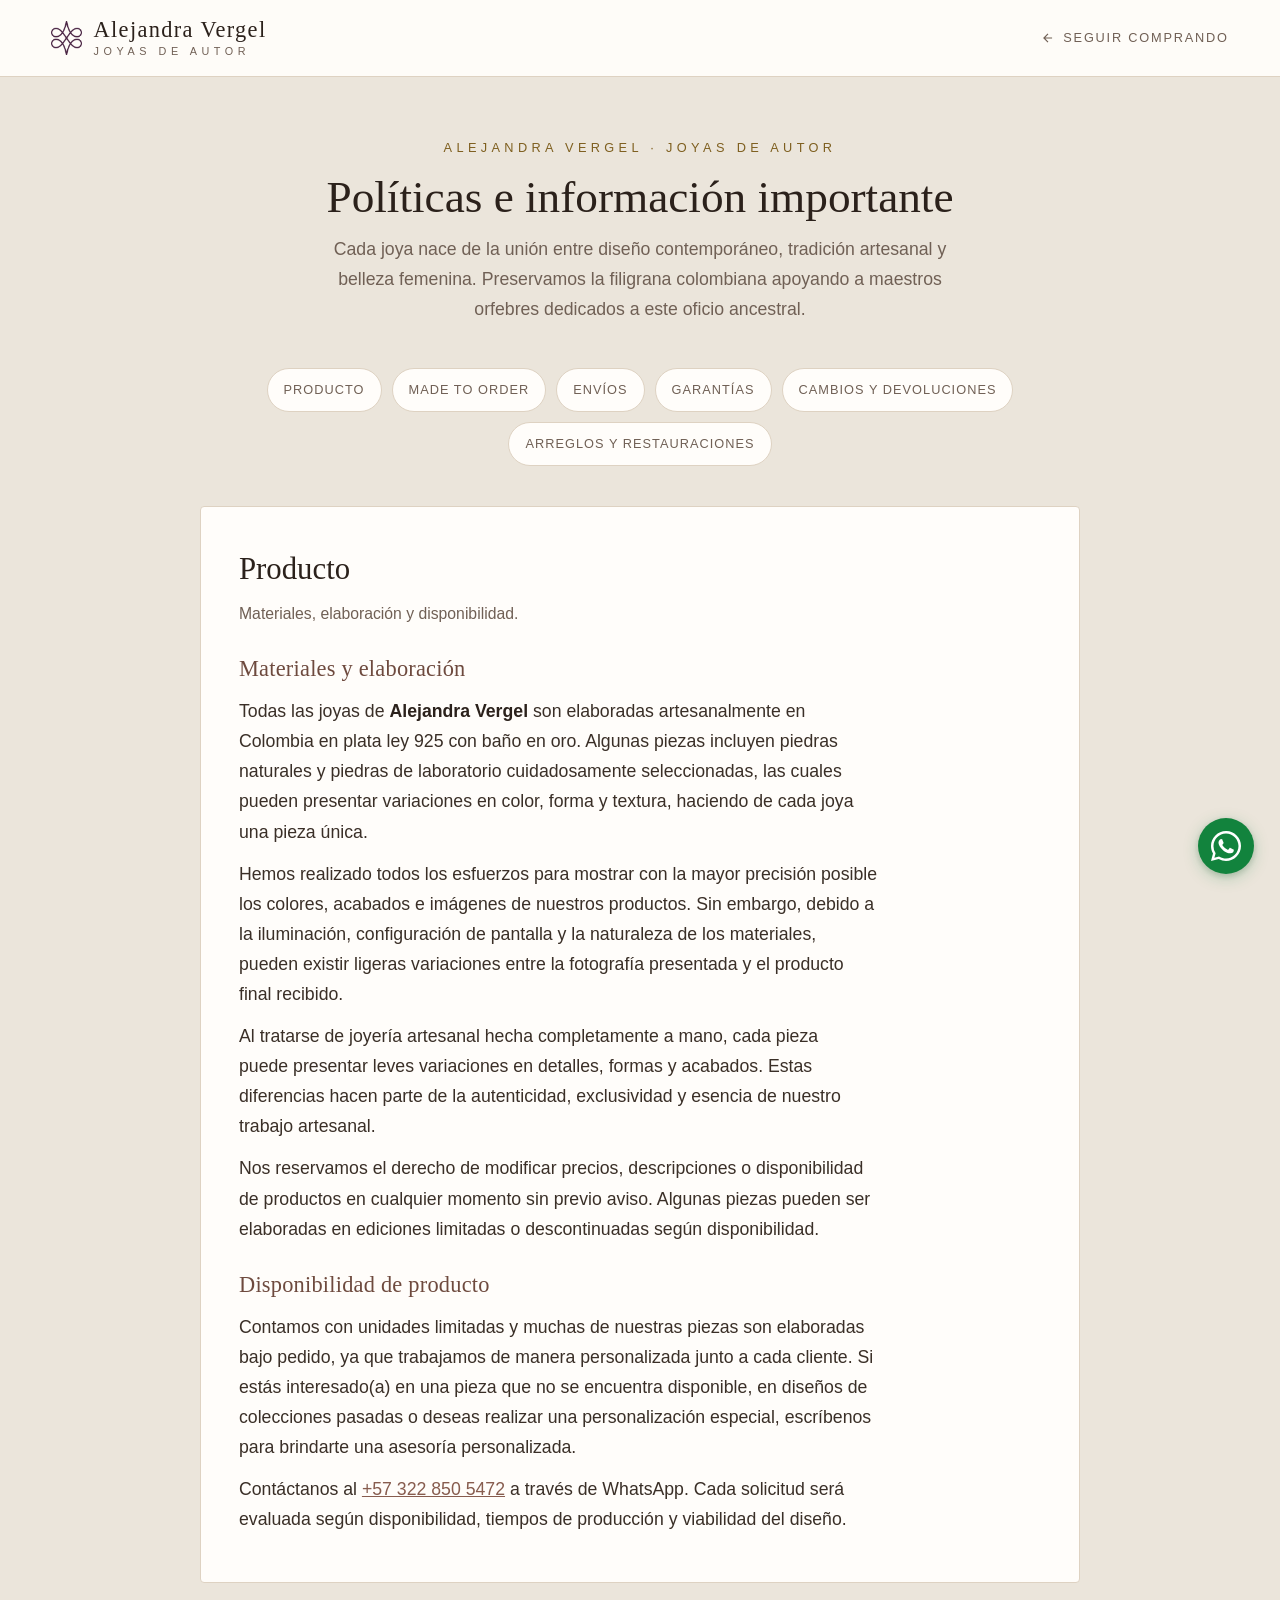
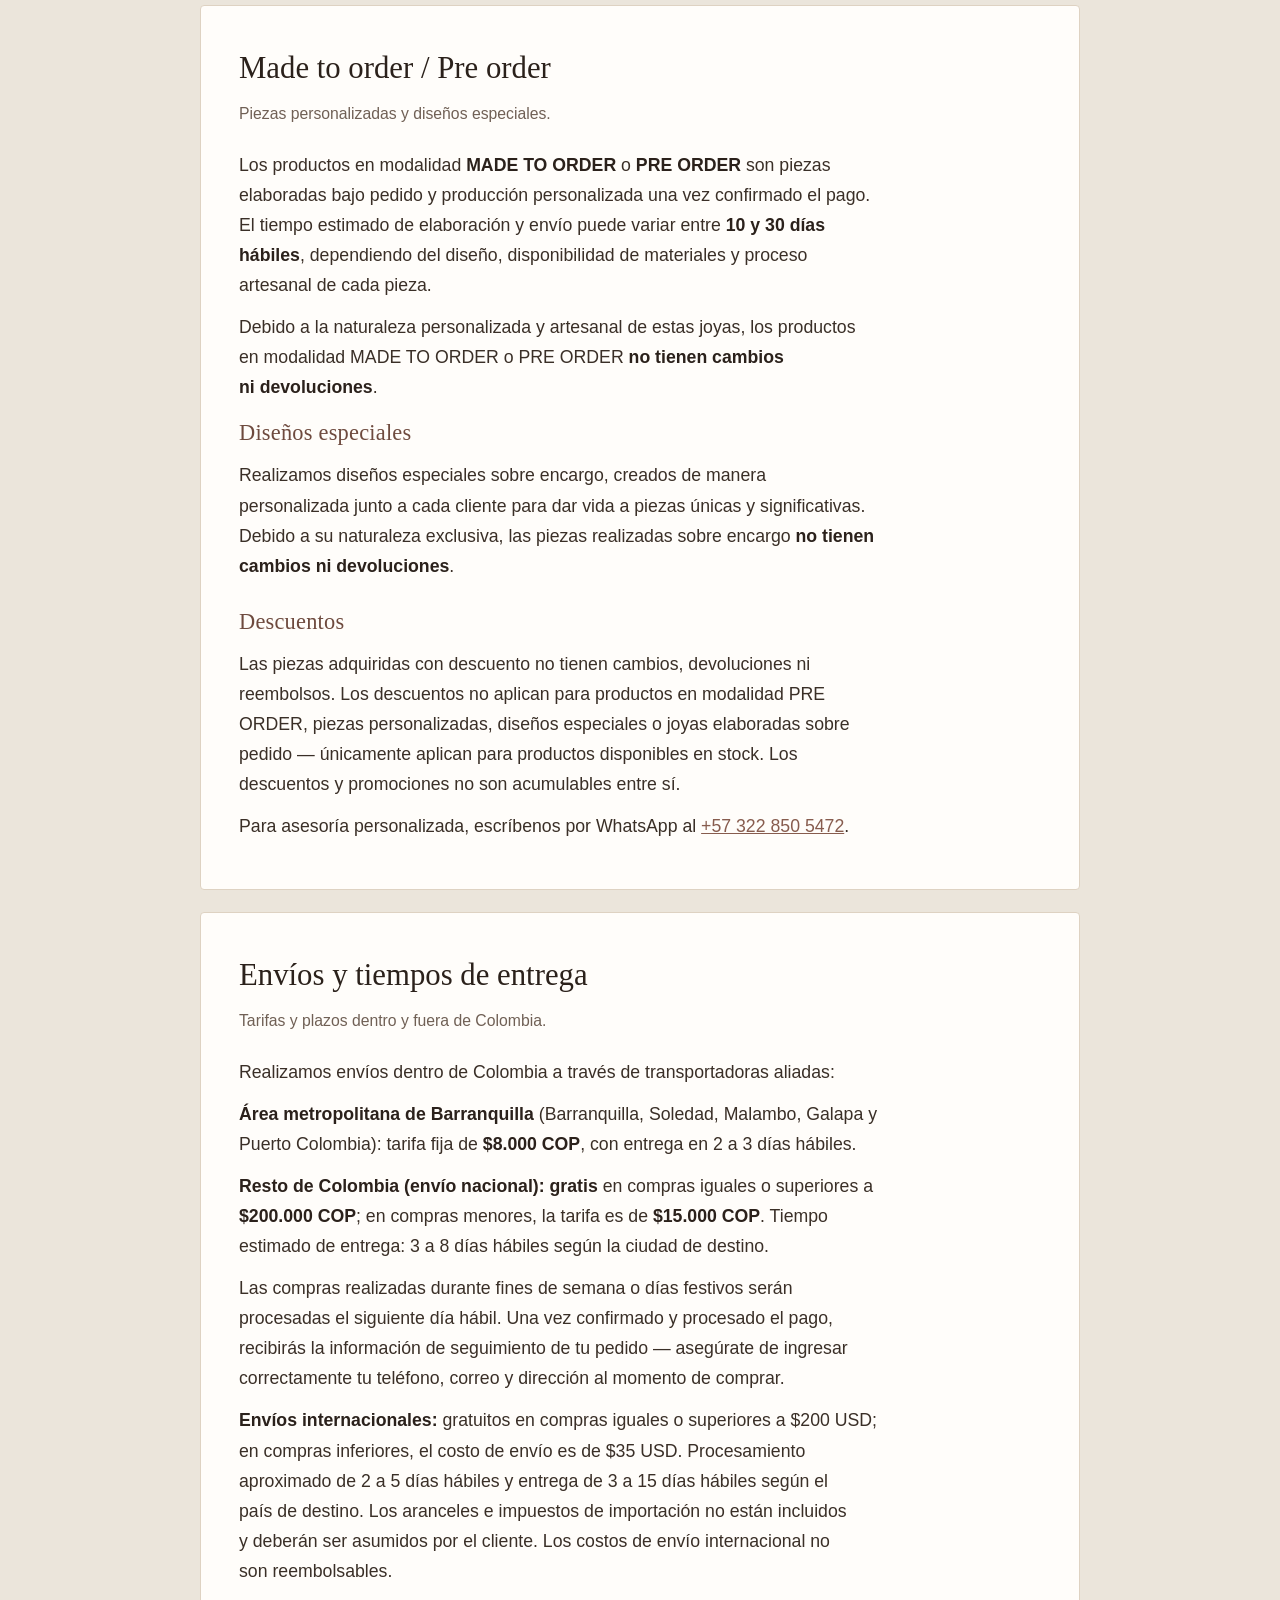
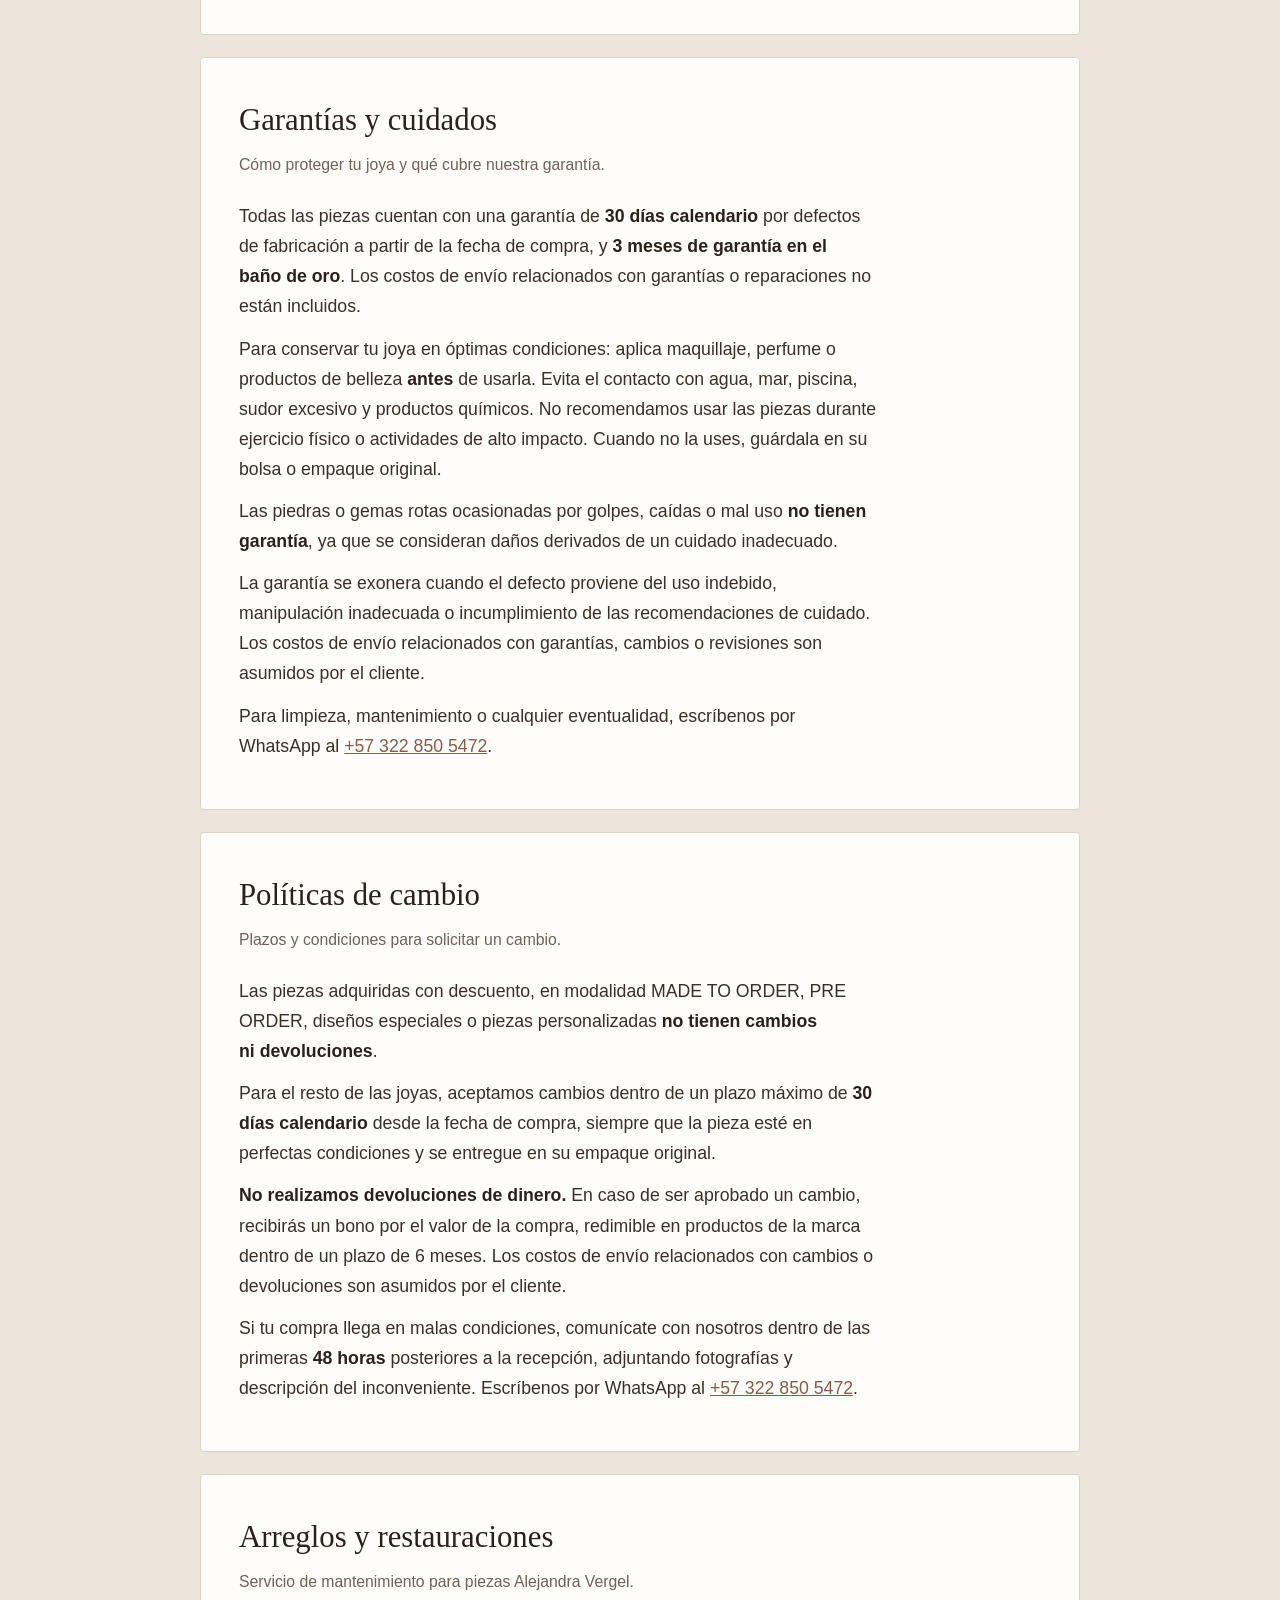
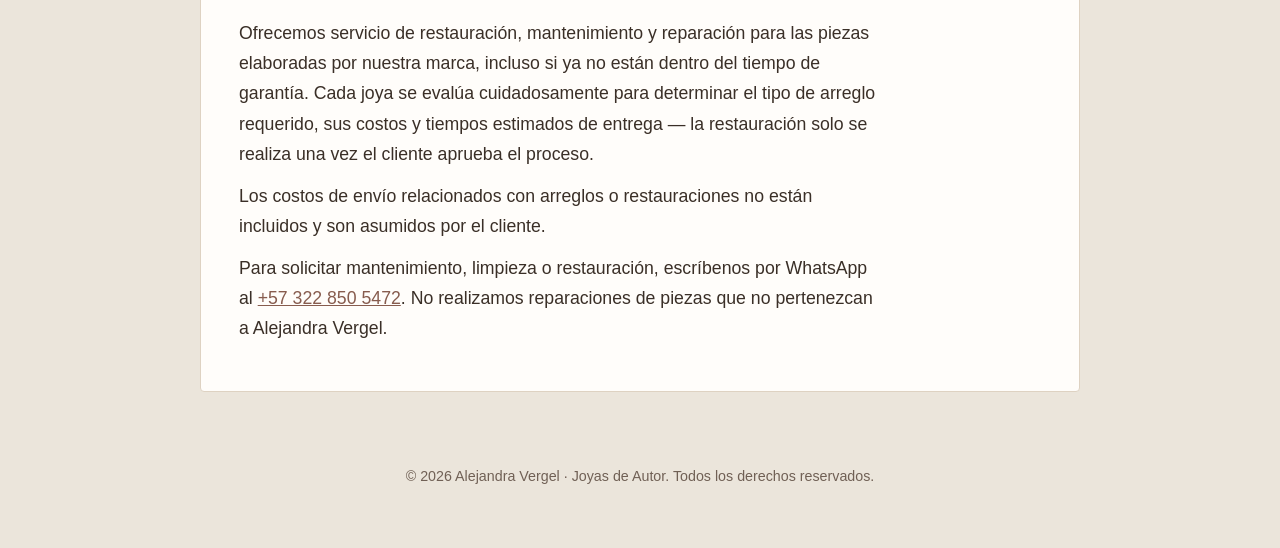
<file: politicas.html>
<!DOCTYPE html>
<html lang="es">
<head>
<script src="mantenimiento.js?v=1"></script>
<!-- Meta Pixel Code -->
<script>
!function(f,b,e,v,n,t,s)
{if(f.fbq)return;n=f.fbq=function(){n.callMethod?
n.callMethod.apply(n,arguments):n.queue.push(arguments)};
if(!f._fbq)f._fbq=n;n.push=n;n.loaded=!0;n.version='2.0';
n.queue=[];t=b.createElement(e);t.async=!0;
t.src=v;s=b.getElementsByTagName(e)[0];
s.parentNode.insertBefore(t,s)}(window, document,'script',
'https://connect.facebook.net/en_US/fbevents.js');
fbq('init', '1930971454973365');
fbq('track', 'PageView');
</script>
<noscript><img height="1" width="1" style="display:none"
src="https://www.facebook.com/tr?id=1930971454973365&ev=PageView&noscript=1"
/></noscript>
<!-- End Meta Pixel Code -->
<meta charset="UTF-8">
<!-- Content-Security-Policy · GitHub Pages no permite cabeceras HTTP propias,
     asi que la politica viaja en <meta>. Ojo: en <meta> el navegador IGNORA
     frame-ancestors, report-uri y sandbox (ver _headers para cuando se migre). -->
<meta http-equiv="Content-Security-Policy" content="default-src 'self'; script-src 'self' 'unsafe-inline' https://connect.facebook.net https://accounts.google.com https://apis.google.com https://www.gstatic.com; style-src 'self' 'unsafe-inline' https://fonts.googleapis.com https://accounts.google.com; font-src 'self' data: https://fonts.gstatic.com; img-src 'self' data: blob: https://www.facebook.com https://lh3.googleusercontent.com https://*.googleusercontent.com https://accounts.google.com https://www.gstatic.com; connect-src 'self' https://www.facebook.com https://api.emailjs.com https://script.google.com https://script.googleusercontent.com https://*.googleusercontent.com https://radiant-lamington-bd56f7.netlify.app https://accounts.google.com https://fonts.googleapis.com https://fonts.gstatic.com; frame-src https://accounts.google.com https://checkout.wompi.co; form-action 'self' https://checkout.wompi.co https://wa.me https://api.whatsapp.com; base-uri 'self'; object-src 'none'">
<meta name="referrer" content="strict-origin-when-cross-origin">
<meta name="viewport" content="width=device-width, initial-scale=1">
<meta name="theme-color" content="#2B211B">
<meta name="description" content="Políticas de producto, envíos, garantías y cambios · Alejandra Vergel · Joyas de Autor.">
<title>Políticas e información importante · Alejandra Vergel</title>
<link rel="icon" type="image/png" href="img/brand/favicon.png">
<link rel="apple-touch-icon" href="img/brand/favicon.png">
<link rel="preconnect" href="https://fonts.googleapis.com">
<link rel="preconnect" href="https://fonts.gstatic.com" crossorigin>
<link href="https://fonts.googleapis.com/css2?family=Cormorant+Garamond:ital,wght@0,400;0,500;0,600;0,700;1,400&family=Jost:wght@300;400;500;600&display=swap" rel="stylesheet">
<link rel="stylesheet" href="tokens.css">
<style>
*{margin:0;padding:0;box-sizing:border-box}
/* overscroll-behavior-y: evita que el navegador integrado de Instagram/Facebook
   se robe el swipe vertical (mismo arreglo que las demas paginas del sitio). */
html{overscroll-behavior-y:contain}
body{font-family:var(--sans);color:var(--ink);background:var(--ivory);line-height:1.7;-webkit-font-smoothing:antialiased;overscroll-behavior-y:contain}
a{color:inherit;text-decoration:none}
h1,h2,h3{font-family:var(--serif);font-weight:500}
.container{width:min(880px,92%);margin-inline:auto}

.nav{position:sticky;top:0;z-index:10;background:rgba(255,253,250,.94);backdrop-filter:blur(14px);border-bottom:1px solid var(--line)}
.nav-inner{width:min(1180px,92%);margin-inline:auto;display:flex;align-items:center;justify-content:space-between;height:76px}
.brand{display:flex;align-items:center;gap:12px;line-height:1;min-height:44px}
.brand-txt{display:flex;flex-direction:column;align-items:flex-start}
.brand .name{font-family:var(--serif);font-size:var(--fs-lg);letter-spacing:.06em;color:var(--noir)}
.brand .tag{font-size:var(--fs-3xs);letter-spacing:var(--track-sello);text-transform:uppercase;color:var(--ink-soft);margin-top:4px}
.back-link{display:inline-flex;align-items:center;gap:8px;font-size:var(--fs-2xs);letter-spacing:.14em;text-transform:uppercase;color:var(--ink-soft);transition:var(--dur-rapido);min-height:44px}
.back-link:hover{color:var(--noir)}

.page-head{text-align:center;padding:56px 0 20px}
/* --oro-texto: 4.73:1 sobre ivory. --gold daba 1.92:1. */
.page-head .eyebrow{font-size:var(--fs-2xs);letter-spacing:var(--track-marca);text-transform:uppercase;color:var(--oro-texto);font-weight:500}
.page-head h1{font-size:var(--fs-2xl);color:var(--noir);margin:14px 0 12px;line-height:var(--lh-apretado)}
.page-head p{color:var(--ink-soft);font-weight:300;max-width:var(--medida);margin:0 auto;font-size:var(--fs-md)}

.toc{display:flex;flex-wrap:wrap;gap:10px;justify-content:center;padding:24px 0 40px}
.toc a{font-size:var(--fs-2xs);letter-spacing:.08em;text-transform:uppercase;color:var(--ink-soft);border:1px solid var(--line);border-radius:var(--r-full);padding:9px 16px;transition:var(--dur-rapido);background:var(--white);display:inline-flex;align-items:center;min-height:44px}
.toc a:hover{border-color:var(--oro-texto);color:var(--noir)}

.pcard{background:var(--white);border:1px solid var(--line);border-radius:var(--radius);padding:36px 38px;margin-bottom:22px;scroll-margin-top:96px}
.pcard h2{font-size:var(--fs-xl);color:var(--noir);margin-bottom:6px}
.pcard .lead{color:var(--ink-soft);font-size:var(--fs-sm);font-weight:300;margin-bottom:22px}
.pcard h3{font-size:var(--fs-lg);color:var(--rose-deeper);margin:22px 0 8px;letter-spacing:.01em}
.pcard h3:first-of-type{margin-top:0}
/* La medida manda: sin max-width estos parrafos llegaban a ~100 caracteres
   en escritorio, muy por encima de los 75 donde el ojo pierde el renglon. */
.pcard p{margin-bottom:12px;font-weight:300;font-size:var(--fs-md);max-width:var(--medida)}
.pcard strong{color:var(--noir);font-weight:600}
/* padding-block para llegar al minimo de 24px de area tactil (WCAG 2.5.8)
   sin romper el interlineado: el padding de un elemento en linea no altera
   la altura de la caja de linea. Antes: 23px de alto. */
.pcard a.wa{color:var(--rose-deep);text-decoration:underline;font-weight:500;padding-block:4px}

.foot{text-align:center;padding:50px 0 60px;color:var(--ink-soft);font-size:var(--fs-xs)}

@media(max-width:640px){
  .pcard{padding:26px 22px}
  .page-head{padding:40px 0 16px}
}

/* Scroll fluido en movil: sin backdrop-filter (ver nota en index.html).
   En PC (>1024px) el efecto vidrio se conserva. */
@media(max-width:1024px){
  .nav{
    background:rgba(255,253,250,.98);
    backdrop-filter:none;-webkit-backdrop-filter:none;
  }
}
</style>
</head>
<body>

<header class="nav">
  <div class="nav-inner">
    <a href="index.html" class="brand">
      <img src="img/brand/logo-mark.png" alt="" style="height:34px;width:auto">
      <span class="brand-txt">
        <span class="name">Alejandra Vergel</span>
        <span class="tag">Joyas de Autor</span>
      </span>
    </a>
    <a href="index.html#catalogo" class="back-link">
      <svg width="14" height="14" viewBox="0 0 24 24" fill="none" stroke="currentColor" stroke-width="2"><path d="M19 12H5M12 19l-7-7 7-7"/></svg>
      Seguir comprando
    </a>
  </div>
</header>

<div class="container">
  <div class="page-head">
    <span class="eyebrow">Alejandra Vergel · Joyas de Autor</span>
    <h1>Políticas e información importante</h1>
    <p>Cada joya nace de la unión entre diseño contemporáneo, tradición artesanal y belleza femenina. Preservamos la filigrana colombiana apoyando a maestros orfebres dedicados a este oficio ancestral.</p>
  </div>

  <nav class="toc">
    <a href="#producto">Producto</a>
    <a href="#pedido">Made to order</a>
    <a href="#envios">Envíos</a>
    <a href="#garantias">Garantías</a>
    <a href="#cambios">Cambios y devoluciones</a>
    <a href="#arreglos">Arreglos y restauraciones</a>
  </nav>

  <section class="pcard" id="producto">
    <h2>Producto</h2>
    <p class="lead">Materiales, elaboración y disponibilidad.</p>

    <h3>Materiales y elaboración</h3>
    <p>Todas las joyas de <strong>Alejandra Vergel</strong> son elaboradas artesanalmente en Colombia en plata ley 925 con baño en oro. Algunas piezas incluyen piedras naturales y piedras de laboratorio cuidadosamente seleccionadas, las cuales pueden presentar variaciones en color, forma y textura, haciendo de cada joya una pieza única.</p>
    <p>Hemos realizado todos los esfuerzos para mostrar con la mayor precisión posible los colores, acabados e imágenes de nuestros productos. Sin embargo, debido a la iluminación, configuración de pantalla y la naturaleza de los materiales, pueden existir ligeras variaciones entre la fotografía presentada y el producto final recibido.</p>
    <p>Al tratarse de joyería artesanal hecha completamente a mano, cada pieza puede presentar leves variaciones en detalles, formas y acabados. Estas diferencias hacen parte de la autenticidad, exclusividad y esencia de nuestro trabajo artesanal.</p>
    <p>Nos reservamos el derecho de modificar precios, descripciones o disponibilidad de productos en cualquier momento sin previo aviso. Algunas piezas pueden ser elaboradas en ediciones limitadas o descontinuadas según disponibilidad.</p>

    <h3>Disponibilidad de producto</h3>
    <p>Contamos con unidades limitadas y muchas de nuestras piezas son elaboradas bajo pedido, ya que trabajamos de manera personalizada junto a cada cliente. Si estás interesado(a) en una pieza que no se encuentra disponible, en diseños de colecciones pasadas o deseas realizar una personalización especial, escríbenos para brindarte una asesoría personalizada.</p>
    <p>Contáctanos al <a class="wa" href="https://wa.me/573228505472" target="_blank" rel="noopener">+57 322 850 5472</a> a través de WhatsApp. Cada solicitud será evaluada según disponibilidad, tiempos de producción y viabilidad del diseño.</p>
  </section>

  <section class="pcard" id="pedido">
    <h2>Made to order / Pre order</h2>
    <p class="lead">Piezas personalizadas y diseños especiales.</p>
    <p>Los productos en modalidad <strong>MADE TO ORDER</strong> o <strong>PRE ORDER</strong> son piezas elaboradas bajo pedido y producción personalizada una vez confirmado el pago. El tiempo estimado de elaboración y envío puede variar entre <strong>10 y 30 días hábiles</strong>, dependiendo del diseño, disponibilidad de materiales y proceso artesanal de cada pieza.</p>
    <p>Debido a la naturaleza personalizada y artesanal de estas joyas, los productos en modalidad MADE TO ORDER o PRE ORDER <strong>no tienen cambios ni devoluciones</strong>.</p>

    <h3>Diseños especiales</h3>
    <p>Realizamos diseños especiales sobre encargo, creados de manera personalizada junto a cada cliente para dar vida a piezas únicas y significativas. Debido a su naturaleza exclusiva, las piezas realizadas sobre encargo <strong>no tienen cambios ni devoluciones</strong>.</p>

    <h3>Descuentos</h3>
    <p>Las piezas adquiridas con descuento no tienen cambios, devoluciones ni reembolsos. Los descuentos no aplican para productos en modalidad PRE ORDER, piezas personalizadas, diseños especiales o joyas elaboradas sobre pedido — únicamente aplican para productos disponibles en stock. Los descuentos y promociones no son acumulables entre sí.</p>
    <p>Para asesoría personalizada, escríbenos por WhatsApp al <a class="wa" href="https://wa.me/573228505472" target="_blank" rel="noopener">+57 322 850 5472</a>.</p>
  </section>

  <section class="pcard" id="envios">
    <h2>Envíos y tiempos de entrega</h2>
    <p class="lead">Tarifas y plazos dentro y fuera de Colombia.</p>
    <p>Realizamos envíos dentro de Colombia a través de transportadoras aliadas:</p>
    <p><strong>Área metropolitana de Barranquilla</strong> (Barranquilla, Soledad, Malambo, Galapa y Puerto Colombia): tarifa fija de <strong>$8.000 COP</strong>, con entrega en 2 a 3 días hábiles.</p>
    <p><strong>Resto de Colombia (envío nacional):</strong> <strong>gratis</strong> en compras iguales o superiores a <strong>$200.000 COP</strong>; en compras menores, la tarifa es de <strong>$15.000 COP</strong>. Tiempo estimado de entrega: 3 a 8 días hábiles según la ciudad de destino.</p>
    <p>Las compras realizadas durante fines de semana o días festivos serán procesadas el siguiente día hábil. Una vez confirmado y procesado el pago, recibirás la información de seguimiento de tu pedido — asegúrate de ingresar correctamente tu teléfono, correo y dirección al momento de comprar.</p>
    <p><strong>Envíos internacionales:</strong> gratuitos en compras iguales o superiores a $200 USD; en compras inferiores, el costo de envío es de $35 USD. Procesamiento aproximado de 2 a 5 días hábiles y entrega de 3 a 15 días hábiles según el país de destino. Los aranceles e impuestos de importación no están incluidos y deberán ser asumidos por el cliente. Los costos de envío internacional no son reembolsables.</p>
  </section>

  <section class="pcard" id="garantias">
    <h2>Garantías y cuidados</h2>
    <p class="lead">Cómo proteger tu joya y qué cubre nuestra garantía.</p>
    <p>Todas las piezas cuentan con una garantía de <strong>30 días calendario</strong> por defectos de fabricación a partir de la fecha de compra, y <strong>3 meses de garantía en el baño de oro</strong>. Los costos de envío relacionados con garantías o reparaciones no están incluidos.</p>
    <p>Para conservar tu joya en óptimas condiciones: aplica maquillaje, perfume o productos de belleza <strong>antes</strong> de usarla. Evita el contacto con agua, mar, piscina, sudor excesivo y productos químicos. No recomendamos usar las piezas durante ejercicio físico o actividades de alto impacto. Cuando no la uses, guárdala en su bolsa o empaque original.</p>
    <p>Las piedras o gemas rotas ocasionadas por golpes, caídas o mal uso <strong>no tienen garantía</strong>, ya que se consideran daños derivados de un cuidado inadecuado.</p>
    <p>La garantía se exonera cuando el defecto proviene del uso indebido, manipulación inadecuada o incumplimiento de las recomendaciones de cuidado. Los costos de envío relacionados con garantías, cambios o revisiones son asumidos por el cliente.</p>
    <p>Para limpieza, mantenimiento o cualquier eventualidad, escríbenos por WhatsApp al <a class="wa" href="https://wa.me/573228505472" target="_blank" rel="noopener">+57 322 850 5472</a>.</p>
  </section>

  <section class="pcard" id="cambios">
    <h2>Políticas de cambio</h2>
    <p class="lead">Plazos y condiciones para solicitar un cambio.</p>
    <p>Las piezas adquiridas con descuento, en modalidad MADE TO ORDER, PRE ORDER, diseños especiales o piezas personalizadas <strong>no tienen cambios ni devoluciones</strong>.</p>
    <p>Para el resto de las joyas, aceptamos cambios dentro de un plazo máximo de <strong>30 días calendario</strong> desde la fecha de compra, siempre que la pieza esté en perfectas condiciones y se entregue en su empaque original.</p>
    <p><strong>No realizamos devoluciones de dinero.</strong> En caso de ser aprobado un cambio, recibirás un bono por el valor de la compra, redimible en productos de la marca dentro de un plazo de 6 meses. Los costos de envío relacionados con cambios o devoluciones son asumidos por el cliente.</p>
    <p>Si tu compra llega en malas condiciones, comunícate con nosotros dentro de las primeras <strong>48 horas</strong> posteriores a la recepción, adjuntando fotografías y descripción del inconveniente. Escríbenos por WhatsApp al <a class="wa" href="https://wa.me/573228505472" target="_blank" rel="noopener">+57 322 850 5472</a>.</p>
  </section>

  <section class="pcard" id="arreglos">
    <h2>Arreglos y restauraciones</h2>
    <p class="lead">Servicio de mantenimiento para piezas Alejandra Vergel.</p>
    <p>Ofrecemos servicio de restauración, mantenimiento y reparación para las piezas elaboradas por nuestra marca, incluso si ya no están dentro del tiempo de garantía. Cada joya se evalúa cuidadosamente para determinar el tipo de arreglo requerido, sus costos y tiempos estimados de entrega — la restauración solo se realiza una vez el cliente aprueba el proceso.</p>
    <p>Los costos de envío relacionados con arreglos o restauraciones no están incluidos y son asumidos por el cliente.</p>
    <p>Para solicitar mantenimiento, limpieza o restauración, escríbenos por WhatsApp al <a class="wa" href="https://wa.me/573228505472" target="_blank" rel="noopener">+57 322 850 5472</a>. No realizamos reparaciones de piezas que no pertenezcan a Alejandra Vergel.</p>
  </section>

  <p class="foot">© <span id="year"></span> Alejandra Vergel · Joyas de Autor. Todos los derechos reservados.</p>
</div>

<script>document.getElementById("year").textContent = new Date().getFullYear();</script>
<!-- WHATSAPP FLOTANTE -->
<!-- .wa-float vive ahora en tokens.css (una sola definicion para las 5 paginas) -->
<a href="https://wa.me/573228505472?text=%C2%A1Hola%20Alejandra%20Vergel!%20Me%20interesa%20una%20joya." target="_blank" rel="noopener" class="wa-float" aria-label="Escribir por WhatsApp"><svg viewBox="0 0 24 24" fill="currentColor"><path d="M20.5 3.5A11.7 11.7 0 0 0 12 0C5.4 0 0 5.4 0 12c0 2.1.6 4.2 1.6 6L0 24l6.2-1.6c1.7 1 3.8 1.5 5.8 1.5 6.6 0 12-5.4 12-12 0-3.2-1.2-6.2-3.5-8.4M12 22c-1.8 0-3.6-.5-5.2-1.4l-.4-.2-3.7 1 1-3.6-.2-.4A9.9 9.9 0 0 1 2 12c0-5.5 4.5-10 10-10 5.5 0 10 4.5 10 10 0 5.5-4.5 10-10 10m5.5-7.5c-.3-.2-1.8-.9-2-1-.3-.1-.5-.2-.7.2-.2.3-.8 1-.9 1.1-.2.2-.3.2-.6.1-.3-.2-1.3-.5-2.4-1.5-.9-.8-1.5-1.8-1.7-2.1-.2-.3 0-.5.1-.6.1-.1.3-.3.4-.5.2-.2.2-.3.3-.5.1-.2 0-.4 0-.5-.1-.1-.7-1.6-.9-2.2-.2-.6-.5-.5-.7-.5h-.6c-.2 0-.5.1-.8.4-.3.3-1 1-1 2.5s1.1 2.9 1.2 3.1c.2.2 2.1 3.3 5.2 4.6.7.3 1.3.5 1.7.6.7.2 1.4.2 1.9.1.6-.1 1.8-.7 2-1.4.3-.7.3-1.3.2-1.4-.1-.1-.3-.2-.6-.4"/></svg></a>
</body>
</html>
</file>
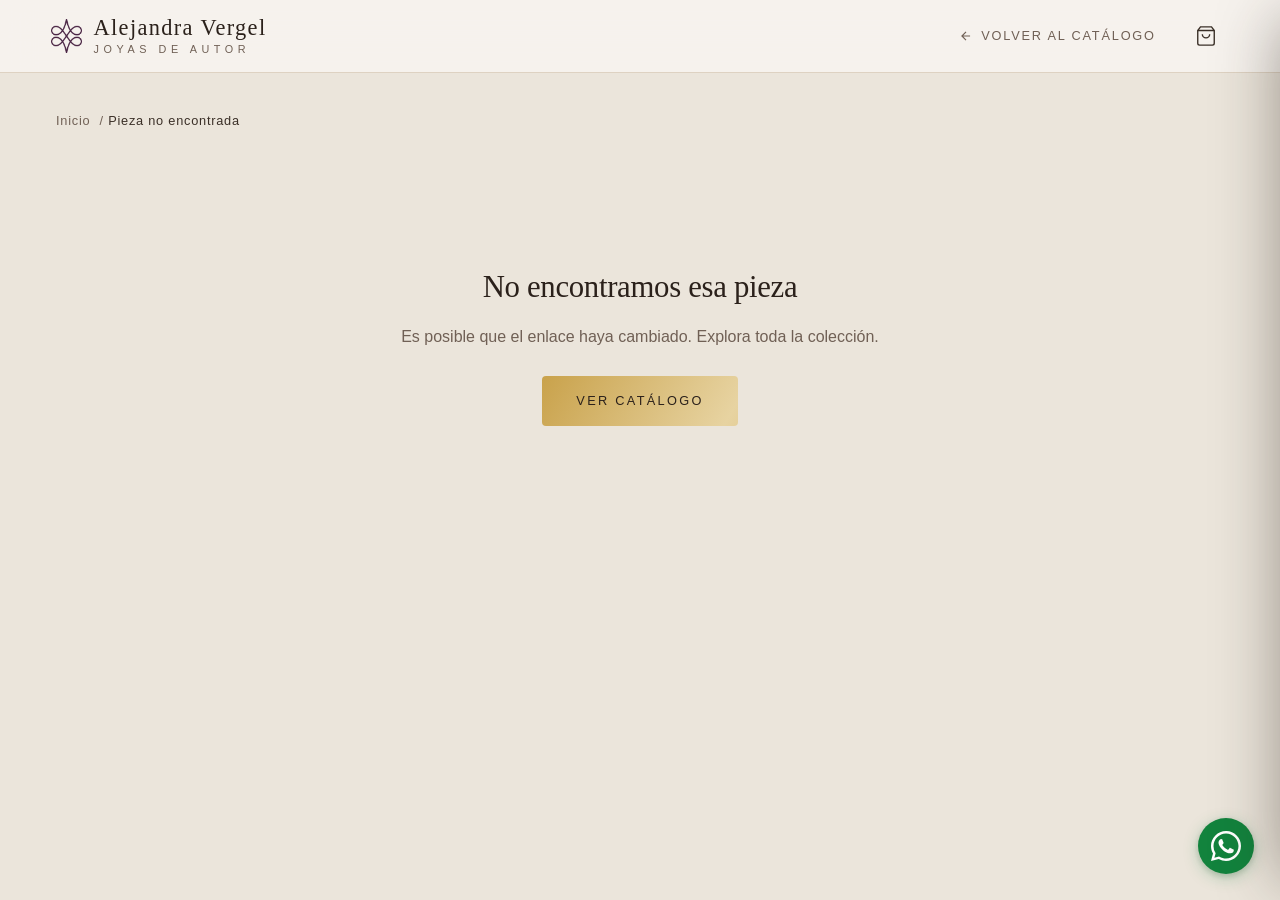
<file: product.html>
<!DOCTYPE html>
<html lang="es">
<head>
<script src="mantenimiento.js?v=1"></script>
<!-- Meta Pixel Code -->
<script>
!function(f,b,e,v,n,t,s)
{if(f.fbq)return;n=f.fbq=function(){n.callMethod?
n.callMethod.apply(n,arguments):n.queue.push(arguments)};
if(!f._fbq)f._fbq=n;n.push=n;n.loaded=!0;n.version='2.0';
n.queue=[];t=b.createElement(e);t.async=!0;
t.src=v;s=b.getElementsByTagName(e)[0];
s.parentNode.insertBefore(t,s)}(window, document,'script',
'https://connect.facebook.net/en_US/fbevents.js');
fbq('init', '1930971454973365');
fbq('track', 'PageView');
</script>
<noscript><img height="1" width="1" style="display:none"
src="https://www.facebook.com/tr?id=1930971454973365&ev=PageView&noscript=1"
/></noscript>
<!-- End Meta Pixel Code -->
<meta charset="UTF-8">
<!-- Content-Security-Policy · GitHub Pages no permite cabeceras HTTP propias,
     asi que la politica viaja en <meta>. Ojo: en <meta> el navegador IGNORA
     frame-ancestors, report-uri y sandbox (ver _headers para cuando se migre). -->
<meta http-equiv="Content-Security-Policy" content="default-src 'self'; script-src 'self' 'unsafe-inline' https://connect.facebook.net https://accounts.google.com https://apis.google.com https://www.gstatic.com; style-src 'self' 'unsafe-inline' https://fonts.googleapis.com https://accounts.google.com; font-src 'self' data: https://fonts.gstatic.com; img-src 'self' data: blob: https://www.facebook.com https://lh3.googleusercontent.com https://*.googleusercontent.com https://accounts.google.com https://www.gstatic.com; connect-src 'self' https://www.facebook.com https://api.emailjs.com https://script.google.com https://script.googleusercontent.com https://*.googleusercontent.com https://radiant-lamington-bd56f7.netlify.app https://accounts.google.com https://fonts.googleapis.com https://fonts.gstatic.com; frame-src https://accounts.google.com https://checkout.wompi.co; form-action 'self' https://checkout.wompi.co https://wa.me https://api.whatsapp.com; base-uri 'self'; object-src 'none'">
<meta name="referrer" content="strict-origin-when-cross-origin">
<meta name="viewport" content="width=device-width, initial-scale=1">
<meta name="format-detection" content="telephone=no">
<meta name="theme-color" content="#14110F">
<meta http-equiv="Cache-Control" content="no-cache, no-store, must-revalidate">
<meta http-equiv="Pragma" content="no-cache">
<meta name="description" content="Anillo artesanal de Alejandra Vergel · filigrana colombiana y piedras naturales. Pieza hecha a mano bajo pedido.">
<title>Anillo · Alejandra Vergel</title>
<link rel="icon" type="image/png" href="img/brand/favicon.png">
<link rel="apple-touch-icon" href="img/brand/favicon.png">
<link rel="preconnect" href="https://fonts.googleapis.com">
<link rel="preconnect" href="https://fonts.gstatic.com" crossorigin>
<link href="https://fonts.googleapis.com/css2?family=Cormorant+Garamond:ital,wght@0,400;0,500;0,600;0,700;1,400&family=Jost:wght@300;400;500;600&display=swap" rel="stylesheet">
<link rel="stylesheet" href="tokens.css">
<style>
*,*::before,*::after{margin:0;padding:0;box-sizing:border-box}
/* overscroll-behavior-y: mismo arreglo que index.html (swipe robado por el
   navegador integrado de Instagram/Facebook). */
html{scroll-behavior:smooth;-webkit-text-size-adjust:100%;text-size-adjust:100%;overscroll-behavior-y:contain}
html,body{overflow-x:hidden}
body{
  font-family:var(--sans);color:var(--ink);background:var(--ivory);line-height:1.6;
  -webkit-font-smoothing:antialiased;-webkit-tap-highlight-color:transparent;min-height:100vh;
}
img{max-width:100%;display:block}
a{color:inherit;text-decoration:none;-webkit-tap-highlight-color:transparent}
button{font-family:inherit;cursor:pointer;border:none;background:none;-webkit-tap-highlight-color:transparent}
ul{list-style:none}
h1,h2,h3,.serif{font-family:var(--serif);font-weight:500;letter-spacing:var(--track-display)}
/* --oro-texto (4.73:1 sobre ivory) en vez de --gold (1.92:1) */
.eyebrow{font-family:var(--sans);font-size:var(--fs-2xs);letter-spacing:var(--track-marca);text-transform:uppercase;color:var(--oro-texto);font-weight:500}
.container{width:min(1240px,92%);margin-inline:auto}

/* ---------- Botones ---------- */
.btn{
  display:inline-flex;align-items:center;justify-content:center;gap:.6em;
  font-family:var(--sans);font-size:var(--fs-2xs);letter-spacing:.18em;text-transform:uppercase;font-weight:500;
  padding:15px 34px;border-radius:var(--radius);transition:var(--dur-medio) var(--ease-salida);
  position:relative;overflow:hidden;min-height:50px;
}
.btn-dark{background:var(--noir);color:var(--white)}
.btn-dark:hover{background:var(--rose-deep)}
/* --noir sobre el degradado dorado = 6.55:1 */
.btn-gold{background:linear-gradient(120deg,var(--gold) 0%,var(--gold-soft) 50%,var(--gold) 100%);background-size:200% 100%;color:var(--noir)}
.btn-gold:hover{background-position:100% 0}
.btn-outline{border:1px solid var(--ink);color:var(--ink)}
.btn-outline:hover{background:var(--ink);color:var(--white)}
.btn-wa{background:var(--rose-deep);color:#fff}
.btn-wa:hover{background:var(--rose-deeper)}

/* ============================================================
   HEADER
   ============================================================ */
.nav{
  position:sticky;top:0;left:0;width:100%;z-index:90;
  background:rgba(247,244,239,.92);backdrop-filter:blur(16px);
  border-bottom:1px solid var(--line);
}
.nav-inner{display:flex;align-items:center;justify-content:space-between;gap:12px;height:72px}
.brand{display:flex;align-items:center;gap:12px;line-height:1;flex-shrink:0}
.brand-txt{display:flex;flex-direction:column;align-items:flex-start}
.brand{min-height:44px}
.brand .name{font-family:var(--serif);font-size:var(--fs-lg);letter-spacing:.06em;color:var(--noir)}
.brand .tag{font-size:var(--fs-3xs);letter-spacing:var(--track-sello);text-transform:uppercase;color:var(--ink-soft);margin-top:4px}
.nav-actions{display:flex;align-items:center;gap:10px}
.back-link{
  display:inline-flex;align-items:center;gap:8px;font-size:var(--fs-2xs);letter-spacing:.14em;text-transform:uppercase;
  color:var(--ink-soft);padding:11px 16px;border-radius:var(--r-full);border:1px solid transparent;transition:var(--dur-rapido);min-height:44px;min-width:44px;justify-content:center;
}
.back-link:hover{background:var(--white);color:var(--ink);border-color:var(--line)}
.cart-btn{position:relative;width:46px;height:46px;display:grid;place-items:center;border-radius:50%;transition:var(--dur-rapido);color:var(--ink)}
.cart-btn:hover{background:var(--white);color:var(--rose-deep)}
.cart-count{
  position:absolute;top:2px;right:2px;min-width:18px;height:18px;padding:0 4px;
  background:var(--rose-deep);color:#fff;font-size:var(--fs-3xs);font-weight:600;border-radius:var(--r-full);
  display:grid;place-items:center;font-family:var(--sans);transform:scale(0);transition:var(--dur-rapido);
}
.cart-count.show{transform:scale(1)}

/* ============================================================
   DETALLE DEL PRODUCTO
   ============================================================ */
.crumbs{font-size:var(--fs-2xs);color:var(--ink-soft);letter-spacing:.06em;margin:26px 0 0}
.crumbs a{display:inline-flex;align-items:center;justify-content:center;min-height:44px;min-width:44px}
.crumbs a:hover{color:var(--oro-texto)}
.crumbs span{color:var(--ink)}

.detail{padding:30px 0 70px}
.detail-grid{display:grid;grid-template-columns:1.05fr 1fr;gap:56px;align-items:start}

/* Galería */
.gallery{position:sticky;top:96px}
.gallery-main{
  position:relative;border-radius:var(--radius);overflow:hidden;
  background:linear-gradient(155deg,#FDF8F0,#EFE3D3);box-shadow:var(--shadow-sm);
}
/* Placeholder SVG: marco cuadrado centrado */
.gallery-main:not(.has-img){aspect-ratio:1/1;display:grid;place-items:center}
.gallery-main svg{width:62%}
/* Foto real: proporción natural, sin recorte ni franjas */
.gallery-main.has-img img{display:block;width:100%;height:auto;transition:transform .9s cubic-bezier(.2,.7,.3,1)}
.gallery-main.has-img:hover img{transform:scale(1.05)}
.gallery-badge{
  position:absolute;top:18px;right:18px;z-index:2;background:var(--rose-deep);color:#fff;
  font-size:var(--fs-2xs);font-weight:600;letter-spacing:.06em;padding:6px 12px;border-radius:var(--r-full);font-family:var(--sans);
  box-shadow:0 4px 12px -4px rgba(43,33,27,.5);
}
.gallery-thumbs{display:flex;gap:10px;margin-top:14px;flex-wrap:wrap}
.gallery-thumb{
  width:70px;height:70px;border-radius:var(--radius);overflow:hidden;border:2px solid transparent;
  transition:var(--dur-rapido);padding:0;background:linear-gradient(155deg,#FDF8F0,#EFE3D3);flex-shrink:0;
}
/* El borde de la miniatura activa es el unico indicador de estado:
   --gold daba 2.36:1 (bajo el 3:1 que WCAG 1.4.11 pide a un componente). */
.gallery-thumb.active{border-color:var(--oro-texto)}
.gallery-thumb img{width:100%;height:100%;object-fit:contain;padding:4px}

/* Info */
.pd-cat{font-size:var(--fs-3xs);letter-spacing:.2em;text-transform:uppercase;color:var(--oro-texto)}
.pd-name{font-size:var(--fs-2xl);color:var(--noir);margin:8px 0 6px;line-height:var(--lh-apretado)}
.pd-mat{color:var(--ink-soft);font-size:var(--fs-md);margin-bottom:6px}
.pd-sku{font-size:var(--fs-2xs);letter-spacing:.14em;text-transform:uppercase;color:var(--ink-soft);margin-bottom:18px}
.pd-sku span{color:var(--noir);font-weight:500}
.pd-price-row{display:flex;align-items:baseline;gap:14px;flex-wrap:wrap;margin-bottom:22px}
.pd-price{font-family:var(--serif);font-size:var(--fs-xl);color:var(--noir)}
.pd-price-old{font-size:var(--fs-lg);color:var(--ink-soft);text-decoration:line-through}
.pd-badge{background:var(--rose-deep);color:#fff;font-size:var(--fs-2xs);font-weight:600;padding:5px 11px;border-radius:var(--r-full);font-family:var(--sans)}
.pd-desc{color:var(--ink);font-weight:300;margin-bottom:26px;font-size:var(--fs-md);line-height:var(--lh-suelto);max-width:var(--medida)}
.pd-divider{height:1px;background:var(--line);margin:26px 0}

.opt-label{font-size:var(--fs-3xs);letter-spacing:.18em;text-transform:uppercase;color:var(--ink-soft);margin-bottom:11px}
.opts{display:flex;flex-wrap:wrap;gap:9px;margin-bottom:24px}
.opt{padding:10px 18px;border:1px solid var(--line);border-radius:var(--r-full);font-size:var(--fs-xs);color:var(--ink-soft);transition:var(--dur-rapido);min-height:44px;display:inline-flex;align-items:center}
.opt:hover{border-color:var(--oro-texto)}
.opt.active{background:var(--noir);color:#fff;border-color:var(--noir)}
.opt-size{min-width:46px;justify-content:center}
.engrave-input{width:100%;padding:13px 16px;border:1px solid var(--line);border-radius:var(--radius);font-family:var(--sans);font-size:var(--fs-sm);color:var(--ink);background:#fff;margin-bottom:6px;transition:var(--dur-rapido);min-height:48px}
.engrave-input:focus{border-color:var(--rose-deep)}
.engrave-input.err{border-color:var(--rose-deep)}
.engrave-hint{font-size:var(--fs-2xs);color:var(--ink-soft);margin-bottom:20px}

.pd-actions{display:flex;gap:12px;align-items:center;margin:8px 0 14px;flex-wrap:wrap}
.pd-qty{display:inline-flex;align-items:center;border:1px solid var(--line);border-radius:var(--r-full);background:#fff;flex-shrink:0}
.pd-qty button{width:46px;height:52px;display:grid;place-items:center;font-size:var(--fs-lg);color:var(--ink)}
.pd-qty button:hover{color:var(--rose-deep)}
.pd-qty span{min-width:34px;text-align:center;font-size:var(--fs-md)}
.pd-actions .btn{flex:1;min-width:180px}
.pd-wa{width:100%;margin-top:4px}

.pd-perks{display:flex;flex-direction:column;gap:12px;margin-top:26px}
.pd-perk{display:flex;gap:12px;align-items:center;font-size:var(--fs-sm);color:var(--ink-soft)}
.pd-perk svg{color:var(--oro-texto);flex-shrink:0}

.notfound{text-align:center;padding:90px 20px}
.notfound h2{font-size:var(--fs-xl);color:var(--noir);margin-bottom:12px}
.notfound p{color:var(--ink-soft);margin-bottom:26px}

/* ============================================================
   RELACIONADOS
   ============================================================ */
.related{background:var(--white);padding:70px 0;border-top:1px solid var(--line)}
.related .sec-head{text-align:center;margin-bottom:40px}
.related .sec-head h2{font-size:var(--fs-2xl);color:var(--noir);margin-top:8px;line-height:var(--lh-apretado)}
.rel-grid{display:grid;grid-template-columns:repeat(4,1fr);gap:24px}
.card{
  background:var(--white);border:1px solid var(--line);border-radius:var(--radius);overflow:hidden;
  transition:.45s var(--ease-salida);position:relative;display:flex;flex-direction:column;cursor:pointer;
}
.card:hover{transform:translateY(-8px);box-shadow:var(--shadow);border-color:transparent}
.card-media{position:relative;aspect-ratio:1/1;background:linear-gradient(155deg,#FDF8F0,#EFE3D3);overflow:hidden}
.card-media img{position:absolute;inset:0;width:100%;height:100%;object-fit:cover;transition:.6s cubic-bezier(.2,.7,.3,1)}
.card:hover .card-media img{transform:scale(1.06)}
.card-media svg{position:absolute;inset:0;margin:auto;width:62%;height:62%}
.card-badge{position:absolute;top:12px;right:12px;z-index:2;background:var(--rose-deep);color:#fff;font-size:var(--fs-3xs);font-weight:600;padding:4px 8px;border-radius:var(--r-full);font-family:var(--sans)}
.card-body{padding:16px 16px 20px;display:flex;flex-direction:column;gap:4px;flex:1}
.card-name{font-family:var(--serif);font-size:var(--fs-lg);color:var(--noir);line-height:var(--lh-corto)}
.card-prices{display:flex;align-items:baseline;gap:8px;margin-top:8px;flex-wrap:wrap}
.card-price{font-family:var(--serif);font-size:var(--fs-lg);color:var(--ink)}
.card-price-old{font-size:var(--fs-2xs);color:var(--ink-soft);text-decoration:line-through}

/* ============================================================
   CARRITO (drawer) — compartido con index
   ============================================================ */
.overlay{position:fixed;inset:0;background:rgba(20,17,15,.55);backdrop-filter:blur(3px);opacity:0;visibility:hidden;transition:.4s;z-index:100}
.overlay.open{opacity:1;visibility:visible}
.drawer{position:fixed;top:0;right:0;height:100%;width:min(420px,100%);background:var(--ivory);z-index:101;display:flex;flex-direction:column;transform:translateX(100%);transition:.45s var(--ease-panel);box-shadow:var(--shadow-drawer)}
.drawer.open{transform:translateX(0)}
.drawer-head{display:flex;align-items:center;justify-content:space-between;padding:24px 26px;border-bottom:1px solid var(--line)}
.drawer-head h3{font-size:var(--fs-xl);color:var(--noir)}
.drawer-close{width:44px;height:44px;border-radius:50%;display:grid;place-items:center;transition:var(--dur-rapido);color:var(--ink)}
.drawer-close:hover{background:var(--white);color:var(--rose-deep);transform:rotate(90deg)}
.drawer-body{flex:1;overflow-y:auto;padding:10px 26px}
.cart-empty{text-align:center;padding:70px 20px;color:var(--ink-soft)}
.cart-empty svg{opacity:.45;margin-bottom:16px}
.cart-item{display:flex;gap:14px;padding:18px 0;border-bottom:1px solid var(--line)}
.cart-item .thumb{width:74px;height:74px;border-radius:var(--radius);background:linear-gradient(155deg,#FDF8F0,#EFE3D3);display:grid;place-items:center;flex-shrink:0}
.cart-item .thumb svg{width:64%}
.cart-item .info{flex:1;min-width:0}
.cart-item .nm{font-family:var(--serif);font-size:var(--fs-lg);color:var(--noir);line-height:var(--lh-corto)}
.cart-item .vr{font-size:var(--fs-2xs);color:var(--ink-soft)}
.cart-item .pr{font-size:var(--fs-sm);color:var(--ink);margin-top:2px}
.qty{display:inline-flex;align-items:center;border:1px solid var(--line);border-radius:var(--r-full);margin-top:8px;background:#fff}
.qty button{width:44px;height:44px;display:grid;place-items:center;color:var(--ink);font-size:var(--fs-md)}
.qty button:hover{color:var(--rose-deep)}
.qty span{min-width:26px;text-align:center;font-size:var(--fs-xs)}
.cart-item .rm{align-self:flex-start;color:var(--ink-soft);font-size:var(--fs-2xs);letter-spacing:.1em;text-transform:uppercase;transition:var(--dur-rapido);padding:10px 0}
.cart-item .rm:hover{color:var(--rose-deep)}
.drawer-foot{padding:22px 26px;border-top:1px solid var(--line);background:var(--white)}
.cart-total{display:flex;justify-content:space-between;align-items:baseline;margin-bottom:18px}
.cart-total .lbl{font-size:var(--fs-2xs);letter-spacing:.18em;text-transform:uppercase;color:var(--ink-soft)}
.cart-total .val{font-family:var(--serif);font-size:var(--fs-xl);color:var(--noir)}
.drawer-foot .btn{width:100%}

/* ---------- Guía de tallas ---------- */
.guide-link{
  font-family:var(--sans);font-size:var(--fs-2xs);letter-spacing:.12em;text-transform:uppercase;
  color:var(--rose-deep);text-decoration:underline;text-underline-offset:4px;transition:var(--dur-rapido);
  padding:10px 0;min-height:44px;display:inline-flex;align-items:center;
}
.guide-link:hover{color:var(--noir)}
.modal-guide{position:fixed;inset:0;z-index:115;display:grid;place-items:center;padding:20px;opacity:0;visibility:hidden;transition:var(--dur-medio)}
.modal-guide.open{opacity:1;visibility:visible}
.modal-guide-bg{position:absolute;inset:0;background:rgba(43,33,27,.6);backdrop-filter:blur(4px)}
.modal-guide-card{position:relative;background:var(--white);border-radius:var(--radius);width:min(560px,100%);max-height:92vh;overflow:auto;transform:translateY(20px) scale(.98);transition:var(--dur-medio);box-shadow:var(--shadow)}
.modal-guide.open .modal-guide-card{transform:none}
.modal-guide-card img{width:100%;display:block}
.modal-guide-close{position:sticky;top:12px;margin-left:auto;margin-right:12px;width:44px;height:44px;border-radius:50%;background:rgba(255,253,250,.92);display:grid;place-items:center;z-index:3;transition:var(--dur-rapido);color:var(--ink);box-shadow:var(--shadow-sm)}
.modal-guide-close:hover{background:var(--rose-deep);color:#fff;transform:rotate(90deg)}

/* ---------- Toast ---------- */
.toast{position:fixed;bottom:28px;left:50%;transform:translate(-50%,calc(100% + 60px));background:var(--noir);color:#fff;padding:15px 24px;border-radius:var(--r-full);font-size:var(--fs-xs);z-index:120;display:flex;align-items:center;gap:10px;box-shadow:0 12px 40px -8px rgba(43,33,27,.4);transition:.45s var(--ease-salida);max-width:90vw;visibility:hidden;pointer-events:none}
.toast.show{transform:translate(-50%,0);visibility:visible;pointer-events:auto}
.toast svg{width:18px;height:18px;color:var(--gold-soft);flex-shrink:0}
.toast a{color:var(--gold-soft);text-decoration:underline;font-weight:600;margin-left:4px;white-space:nowrap;cursor:pointer;padding:8px 0}
.toast a:hover{opacity:.8}

/* ============================================================
   RESPONSIVE
   ============================================================ */
@media(max-width:980px){
  .detail-grid{grid-template-columns:1fr;gap:32px}
  .gallery{position:static;top:auto}
  .gallery-main{max-width:520px;margin:0 auto}
  .rel-grid{grid-template-columns:repeat(3,1fr)}
}
@media(max-width:760px){
  .rel-grid{grid-template-columns:repeat(2,1fr);gap:16px}
}
@media(max-width:560px){
  .nav-inner{height:62px}
  .back-link span{display:none}
  .back-link{padding:11px 13px}
  .container{width:90%}
  .detail{padding:18px 0 50px}
  .gallery-thumb{width:60px;height:60px}
  .pd-actions{flex-direction:column;align-items:stretch}
  .pd-qty{align-self:center}
  .pd-actions .btn{width:100%}
}

/* Scroll fluido en movil: sin backdrop-filter (ver nota en index.html).
   El nav es sticky, asi que su fondo desenfocado se recomponia en cada
   frame del scroll. En PC (>1024px) el efecto vidrio se conserva. */
@media(max-width:1024px){
  .nav{
    background:rgba(247,244,239,.98);
    backdrop-filter:none;-webkit-backdrop-filter:none;
  }
  .overlay{
    background:rgba(20,17,15,.72);
    backdrop-filter:none;-webkit-backdrop-filter:none;
  }
  .modal-guide-bg{
    background:rgba(43,33,27,.78);
    backdrop-filter:none;-webkit-backdrop-filter:none;
  }
}
</style>
</head>
<body>

<!-- ============== HEADER ============== -->
<header class="nav">
  <div class="container nav-inner">
    <a href="index.html" class="brand">
      <img src="img/brand/logo-mark.png" alt="" style="height:34px;width:auto">
      <span class="brand-txt">
        <span class="name">Alejandra Vergel</span>
        <span class="tag">Joyas de Autor</span>
      </span>
    </a>
    <div class="nav-actions">
      <!-- aria-label porque a <=560px el <span> se oculta y el enlace se
           quedaba sin texto accesible (violacion serious de axe). -->
      <a href="index.html#catalogo" class="back-link" aria-label="Volver al catálogo">
        <svg width="14" height="14" viewBox="0 0 24 24" fill="none" stroke="currentColor" stroke-width="2" aria-hidden="true"><path d="M19 12H5M12 19l-7-7 7-7"/></svg>
        <span>Volver al catálogo</span>
      </a>
      <button class="cart-btn" id="openCart" aria-label="Abrir carrito">
        <svg width="22" height="22" viewBox="0 0 24 24" fill="none" stroke="currentColor" stroke-width="1.5"><path d="M6 2 3 6v14a2 2 0 0 0 2 2h14a2 2 0 0 0 2-2V6l-3-4Z"/><path d="M3 6h18M16 10a4 4 0 0 1-8 0"/></svg>
        <span class="cart-count" id="cartCount">0</span>
      </button>
    </div>
  </div>
</header>

<!-- ============== DETALLE ============== -->
<main class="container">
  <nav class="crumbs" id="crumbs"></nav>
  <section class="detail">
    <div id="productRoot"></div>
  </section>
</main>

<!-- ============== RELACIONADOS ============== -->
<section class="related" id="relatedSection" style="display:none">
  <div class="container">
    <div class="sec-head">
      <span class="eyebrow">También te puede gustar</span>
      <h2>Otras piezas de la colección</h2>
    </div>
    <div class="rel-grid" id="relGrid"></div>
  </div>
</section>

<!-- ============== CARRITO DRAWER ============== -->
<div class="overlay" id="overlay"></div>
<aside class="drawer" id="drawer" aria-label="Carrito de compras">
  <div class="drawer-head">
    <h3>Tu carrito</h3>
    <button class="drawer-close" id="closeCart" aria-label="Cerrar"><svg width="20" height="20" viewBox="0 0 24 24" fill="none" stroke="currentColor" stroke-width="1.8"><path d="M18 6 6 18M6 6l12 12"/></svg></button>
  </div>
  <div class="drawer-body" id="cartBody"></div>
  <div class="drawer-foot" id="cartFoot" style="display:none">
    <div class="cart-total"><span class="lbl">Total</span><span class="val" id="cartTotal">$ 0</span></div>
    <button class="btn btn-dark" id="checkoutBtn">Continuar compra</button>
  </div>
</aside>

<!-- ============== MODAL GUÍA DE TALLAS ============== -->
<div class="modal-guide" id="guideModal" aria-label="Guía de tallas de anillos">
  <div class="modal-guide-bg" data-guide-close></div>
  <div class="modal-guide-card">
    <button class="modal-guide-close" data-guide-close aria-label="Cerrar">
      <svg width="18" height="18" viewBox="0 0 24 24" fill="none" stroke="currentColor" stroke-width="1.8"><path d="M18 6 6 18M6 6l12 12"/></svg>
    </button>
    <img src="img/brand/guia-tallas.jpg" alt="Guía de tallas de anillos Alejandra Vergel — tabla de medidas CO, US y EU">
  </div>
</div>

<!-- ============== TOAST ============== -->
<div class="toast" id="toast"><svg width="18" height="18" viewBox="0 0 24 24" fill="none" stroke="currentColor" stroke-width="2"><path d="M20 6 9 17l-5-5"/></svg><span id="toastMsg">Agregado al carrito</span><a id="toastCartLink">Ver carrito →</a></div>

<script src="products.js"></script>
<script src="store.js"></script>
<script>
/* ============================================================
   PÁGINA DE DETALLE — lee ?id= de la URL y renderiza
   ============================================================ */
let detailState = { id:null, color:null, size:null, qty:1, img:0, engraveText:"" };

function getParam(name){
  return new URLSearchParams(window.location.search).get(name);
}

function renderNotFound(){
  $("#crumbs").innerHTML = `<a href="index.html">Inicio</a> / <span>Pieza no encontrada</span>`;
  $("#productRoot").innerHTML = `
    <div class="notfound">
      <h2>No encontramos esa pieza</h2>
      <p>Es posible que el enlace haya cambiado. Explora toda la colección.</p>
      <a href="index.html#catalogo" class="btn btn-gold">Ver catálogo</a>
    </div>`;
}

function renderDetail(){
  const p = PRODUCTS.find(x => x.id === detailState.id);
  if(!p) return renderNotFound();

  document.title = `${p.name} · Alejandra Vergel`;
  $("#crumbs").innerHTML =
    `<a href="index.html">Inicio</a> / <a href="index.html#catalogo">${CATS[p.cat].label}</a> / <span>${p.name}</span>`;

  const hasImgs = p.images && p.images.length;
  const mainImg = hasImgs ? (p.images[detailState.img] || p.images[0]) : null;

  $("#productRoot").innerHTML = `
    <div class="detail-grid">
      <!-- Galería -->
      <div class="gallery">
        <div class="gallery-main ${hasImgs ? "has-img" : ""}">
          ${discountPct(p) ? `<span class="gallery-badge">−${discountPct(p)}%</span>` : ""}
          ${hasImgs ? `<img src="${mainImg}" alt="${p.name}" id="mainImg">` : jewelSVG(p)}
        </div>
        ${hasImgs && p.images.length>1 ? `<div class="gallery-thumbs">
          ${p.images.map((im,i)=>`<button class="gallery-thumb ${i===detailState.img?"active":""}" data-img="${i}"><img src="${im}" alt="${p.name} ${i+1}" loading="lazy"></button>`).join("")}
        </div>` : ""}
      </div>

      <!-- Info -->
      <div class="pd-info">
        <span class="pd-cat">${CATS[p.cat].label}</span>
        <h1 class="pd-name">${p.name}</h1>
        <p class="pd-mat">${p.materials}</p>
        ${p.sku ? `<p class="pd-sku">Referencia: <span>${p.sku}</span></p>` : ""}
        <div class="pd-price-row">
          ${p.originalPrice ? `<span class="pd-price-old">${money(p.originalPrice)}</span>` : ""}
          <span class="pd-price">${money(p.price)}</span>
          ${discountPct(p) ? `<span class="pd-badge">−${discountPct(p)}%</span>` : ""}
        </div>
        <p class="pd-desc">${p.desc}</p>

        <div class="pd-divider"></div>

        <div class="opt-label">Acabado</div>
        <div class="opts">
          ${p.colors.map(c=>`<button class="opt ${c===detailState.color?"active":""}" data-color="${c}">${c}</button>`).join("")}
        </div>

        ${p.sizes && p.sizes.length ? `<div class="opt-label" style="display:flex;align-items:center;justify-content:space-between">
          <span>Talla</span>
          <button type="button" class="guide-link" data-guide-open>Guía de tallas</button>
        </div>
        <div class="opts">
          ${p.sizes.map(s=>`<button class="opt opt-size ${String(s)===String(detailState.size)?"active":""}" data-size="${s}">${s}</button>`).join("")}
        </div>` : `<div style="margin-bottom:20px"><button type="button" class="guide-link" data-guide-open>¿No conoces tu talla? Ver guía de tallas</button></div>`}

        ${p.engrave ? `<div class="opt-label">Mensaje a grabar</div>
        <input type="text" id="engraveInput" class="engrave-input" maxlength="20" placeholder="Ej: Gigi, M+A, 07.03.24" value="${(detailState.engraveText||"").replace(/"/g,"&quot;")}">
        <p class="engrave-hint">Máximo 20 caracteres · así se grabará exactamente</p>` : ""}

        <div class="pd-actions">
          <div class="pd-qty">
            <button id="pdDec" aria-label="Restar">−</button>
            <span id="pdQty">${detailState.qty}</span>
            <button id="pdInc" aria-label="Sumar">+</button>
          </div>
          <button class="btn btn-dark" id="pdAdd">Agregar al carrito</button>
        </div>
        <button class="btn btn-wa pd-wa" id="pdWa">
          <svg width="16" height="16" viewBox="0 0 24 24" fill="none" stroke="currentColor" stroke-width="2"><path d="M6 2 3 6v14a2 2 0 0 0 2 2h14a2 2 0 0 0 2-2V6l-3-4Z"/><path d="M3 6h18M16 10a4 4 0 0 1-8 0"/></svg>
          Comprar ahora
        </button>

        <div class="pd-perks">
          <div class="pd-perk"><svg width="18" height="18" viewBox="0 0 24 24" fill="none" stroke="currentColor" stroke-width="1.6"><path d="M20 6 9 17l-5-5"/></svg> Hecho a mano en filigrana colombiana</div>
          <div class="pd-perk"><svg width="18" height="18" viewBox="0 0 24 24" fill="none" stroke="currentColor" stroke-width="1.6"><path d="M12 2 4 5v6c0 5 3.5 8 8 11 4.5-3 8-6 8-11V5l-8-3Z"/></svg> Personalizable en piedra y acabado · bajo pedido</div>
          <div class="pd-perk"><svg width="18" height="18" viewBox="0 0 24 24" fill="none" stroke="currentColor" stroke-width="1.6"><rect x="1" y="3" width="15" height="13"/><path d="M16 8h4l3 3v5h-7M5.5 18.5A2.5 2.5 0 1 0 5.5 13a2.5 2.5 0 0 0 0 5.5ZM18.5 18.5A2.5 2.5 0 1 0 18.5 13a2.5 2.5 0 0 0 0 5.5Z"/></svg> Envíos a todo el país</div>
        </div>
      </div>
    </div>`;

  // listeners
  $$("[data-img]").forEach(b=>b.onclick=()=>{ detailState.img=+b.dataset.img; renderDetail(); });
  $$("[data-color]").forEach(b=>b.onclick=()=>{ detailState.color=b.dataset.color; renderDetail(); });
  $$("[data-size]").forEach(b=>b.onclick=()=>{ detailState.size=b.dataset.size; renderDetail(); });
  $("#pdDec").onclick=()=>{ detailState.qty=Math.max(1,detailState.qty-1); $("#pdQty").textContent=detailState.qty; };
  $("#pdInc").onclick=()=>{ detailState.qty++; $("#pdQty").textContent=detailState.qty; };
  if($("#engraveInput")) $("#engraveInput").oninput = e=>{ detailState.engraveText = e.target.value; e.target.classList.remove("err"); };

  const variant = () => {
    let v = detailState.size ? `${detailState.color} · Talla ${detailState.size}` : detailState.color;
    if(p.engrave) v += ` · Grabado: "${detailState.engraveText.trim()}"`;
    return v;
  };
  const validEngrave = () => {
    if(!p.engrave) return true;
    const val = (detailState.engraveText||"").trim();
    if(!val){ const inp=$("#engraveInput"); inp.classList.add("err"); inp.focus(); showToast("Escribe el mensaje a grabar"); return false; }
    return true;
  };
  $("#pdAdd").onclick=()=>{ if(!validEngrave()) return; addToCart(p, variant(), detailState.qty); openDrawer(); };
  $("#pdWa").onclick=()=>{
    if(!validEngrave()) return;
    // Agregar al carrito y luego ir a checkout
    addToCart(p, variant(), detailState.qty);
    setTimeout(()=>{ window.location.href='/checkout.html'; }, 300);
  };

  renderRelated(p);
}

function renderRelated(current){
  // Sugerencias: joyas al AZAR de cualquier tipo (no solo la misma categoría).
  // Se barajan en cada visita para que cambien y muestren toda la colección.
  const pool = PRODUCTS.filter(p => p.id!==current.id);
  for(let i=pool.length-1;i>0;i--){
    const j = Math.floor(Math.random()*(i+1));
    [pool[i], pool[j]] = [pool[j], pool[i]];
  }
  const rel = pool.slice(0,4);
  if(!rel.length){ $("#relatedSection").style.display="none"; return; }

  $("#relatedSection").style.display="block";
  $("#relGrid").innerHTML = rel.map(p=>`
    <a class="card" href="${productUrl(p.id)}">
      <div class="card-media">
        ${discountPct(p) ? `<span class="card-badge">−${discountPct(p)}%</span>` : ""}
        ${productMedia(p)}
      </div>
      <div class="card-body">
        <h3 class="card-name">${p.name}</h3>
        <div class="card-prices">
          ${p.originalPrice ? `<span class="card-price-old">${money(p.originalPrice)}</span>` : ""}
          <span class="card-price">${money(p.price)}</span>
        </div>
      </div>
    </a>`).join("");
}

/* ---------- INIT ---------- */
document.addEventListener("DOMContentLoaded", ()=>{
  initStore();
  const id = getParam("id");
  const p = id ? PRODUCTS.find(x=>x.id===id) : null;
  if(!p){ renderNotFound(); return; }
  detailState = { id, color:p.colors[0], size:(p.sizes&&p.sizes.length?p.sizes[0]:null), qty:1, img:0 };
  renderDetail();
});
</script>
<!-- WHATSAPP FLOTANTE -->
<!-- .wa-float vive ahora en tokens.css (una sola definicion para las 5 paginas) -->
<a href="https://wa.me/573228505472?text=%C2%A1Hola%20Alejandra%20Vergel!%20Me%20interesa%20una%20joya." target="_blank" rel="noopener" class="wa-float" aria-label="Escribir por WhatsApp"><svg viewBox="0 0 24 24" fill="currentColor"><path d="M20.5 3.5A11.7 11.7 0 0 0 12 0C5.4 0 0 5.4 0 12c0 2.1.6 4.2 1.6 6L0 24l6.2-1.6c1.7 1 3.8 1.5 5.8 1.5 6.6 0 12-5.4 12-12 0-3.2-1.2-6.2-3.5-8.4M12 22c-1.8 0-3.6-.5-5.2-1.4l-.4-.2-3.7 1 1-3.6-.2-.4A9.9 9.9 0 0 1 2 12c0-5.5 4.5-10 10-10 5.5 0 10 4.5 10 10 0 5.5-4.5 10-10 10m5.5-7.5c-.3-.2-1.8-.9-2-1-.3-.1-.5-.2-.7.2-.2.3-.8 1-.9 1.1-.2.2-.3.2-.6.1-.3-.2-1.3-.5-2.4-1.5-.9-.8-1.5-1.8-1.7-2.1-.2-.3 0-.5.1-.6.1-.1.3-.3.4-.5.2-.2.2-.3.3-.5.1-.2 0-.4 0-.5-.1-.1-.7-1.6-.9-2.2-.2-.6-.5-.5-.7-.5h-.6c-.2 0-.5.1-.8.4-.3.3-1 1-1 2.5s1.1 2.9 1.2 3.1c.2.2 2.1 3.3 5.2 4.6.7.3 1.3.5 1.7.6.7.2 1.4.2 1.9.1.6-.1 1.8-.7 2-1.4.3-.7.3-1.3.2-1.4-.1-.1-.3-.2-.6-.4"/></svg></a>
</body>
</html>
</file>
<file: tokens.css>
/* ============================================================================
   ALEJANDRA VERGEL · tokens.css — el sistema. Un solo lugar, una sola verdad.
   ----------------------------------------------------------------------------
   Antes de este archivo el sitio tenia CINCO bloques :root distintos, con
   valores DIVERGENTES para los mismos nombres:
       index / product / checkout / politicas → --ivory:#EBE5DB · --noir:#2B211B
       checkout-success                       → --ivory:#F7F4EF · --noir:#14110F
                                                --tiffany:#0ABAB5 (turquesa fosil)
   La pagina de confirmacion de compra corria con la paleta de dos redisenos
   atras. Ahora los cinco HTML enlazan ESTE archivo y borran su :root propio.

   REGLA DURA: ningun color, tamano de fuente, radio, sombra o duracion se
   escribe suelto en un componente. Si no existe como token, se agrega aqui
   con criterio, o no se necesita.

   Cada token de color lleva su RATIO DE CONTRASTE REAL medido (WCAG 2.1).
   El comentario no es adorno: es lo que impide que el token se degrade con
   el tiempo "porque se veia mas elegante mas claro".
   ============================================================================ */

/* ═══════════════════════════════════════════════════════════════════════════
   1 · COLOR
   Fondos de referencia del sitio:
       --ivory   #EBE5DB   (body de index, product, checkout, politicas)
       --white   #FFFDFA   (tarjetas, catalogo)
       --vainilla #F6EADA  (franja newsletter)
       --noir    #2B211B   (contacto, footer, botones)
   Los ratios anotados son SIEMPRE contra el peor fondo donde el token se usa.
   ═══════════════════════════════════════════════════════════════════════════ */
:root{
  /* ---- Superficies ---- */
  --ivory:#EBE5DB;          /* fondo principal */
  --vainilla:#F6EADA;       /* fondo calido alterno (newsletter) */
  --white:#FFFDFA;          /* tarjetas y superficies elevadas */
  --noir:#2B211B;           /* espresso calido — nunca negro puro sobre calido */

  /* ---- Texto ---- */
  --ink:#3A2F27;            /* cuerpo    · sobre ivory 10.37:1 AAA · sobre white 12.80:1 AAA */
  --ink-soft:#706055;       /* secundario· sobre ivory  4.80:1 AA  · sobre white  5.92:1 AA
                               ERA #85756A = 3.53:1 sobre ivory → FALLABA AA en todos los
                               parrafos secundarios del sitio. Oscurecido 3 pasos. */
  --sobre-noir:#FFFDFA;     /* texto sobre --noir · 15.48:1 AAA */

  /* ---- Acento primario · dusty rose (el unico que manda en accion) ---- */
  --rose-deep:#875C4E;      /* sobre ivory 4.57:1 AA · sobre white 5.63:1 AA
                               blanco ENCIMA de el 5.72:1 AA (botones del Club)
                               ERA #A97C6E = 2.89:1 sobre ivory y 3.62:1 en blanco
                               sobre el → el boton "Unirme al Club" fallaba AA. */
  --rose-deeper:#6E4A3E;    /* hover del anterior · sobre white 7.63:1 AAA */
  --rose:#CEA69B;           /* DECORATIVO. 2.17:1 sobre white → NUNCA texto ni borde de foco */

  /* ---- Dorado · el color de firma de la marca ---- */
  --gold:#C9A24B;           /* SOLO sobre fondos OSCUROS y como decoracion.
                               sobre --noir 6.55:1 AA ✔
                               sobre --ivory 1.92:1 ✘ — prohibido como texto en claro */
  --gold-soft:#E7D3A1;      /* sobre --noir 10.65:1 AAA — eyebrows en secciones oscuras */
  --oro-texto:#7E5F1F;      /* EL dorado para texto sobre fondo CLARO.
                               sobre ivory 4.73:1 AA · white 5.84:1 AA · vainilla 4.99:1 AA
                               Sustituye a --gold en eyebrows, migas y cifras. */

  /* ---- Salvia · acento secundario (exito, envio gratis, paso completado) ---- */
  --salvia:#5E6349;         /* sobre white 6.16:1 AA · blanco encima 6.26:1 AA
                               ERA #B2B3A0 = 2.10:1 → el punto "paso hecho" del checkout
                               y el descuento en la confirmacion eran ilegibles. */
  --salvia-tenue:#B2B3A0;   /* DECORATIVO: fondos y bordes tenues. Nunca texto. */

  /* ---- Estructura ---- */
  --line:#DED2C2;           /* linea sutil · 1.47:1 — separador, NO borde de foco */
  --line-fuerte:#C4B49E;    /* borde de control cuando hace falta que se vea */

  /* ---- Foco. Un solo anillo para todo el sitio. ---- */
  --foco:#875C4E;           /* 4.57:1 sobre ivory — supera de sobra el 3:1 de WCAG 2.4.11 */
  --foco-claro:#E7D3A1;     /* el mismo anillo sobre secciones oscuras */

  /* ---- Alias LEGADO ----------------------------------------------------
     No usar en CSS nuevo. Existen porque perfil.js inyecta su propia hoja
     con var(--cartier,#A6192E) / var(--tiffany,...): si el nombre no estuviera
     definido, el panel de perfil volveria al carmesi Cartier de dos redisenos
     atras. Apuntan a los tokens de rol, asi que no pueden divergir. */
  --cartier:var(--rose-deep);
  --cartier-deep:var(--rose-deeper);
  --tiffany:var(--salvia);
  --tiffany-soft:var(--salvia-tenue);
  --sage:var(--salvia);

  /* ---- Paleta de marca sin uso en interfaz (documentada, no aplicada) ---- */
  --nude:#E6D0BF;
  --chai:#DFCBBB;
  --shell:#E0C2AF;
  --blush:#E4C3B8;
}

/* ═══════════════════════════════════════════════════════════════════════════
   2 · TIPOGRAFIA
   Escala fluida con clamp(): interpola entre 390px y 1440px sin saltos por
   breakpoint. NUEVE pasos. Antes habia 14 tamanos distintos renderizados en
   index.html y 38 declarados en el proyecto, con incrementos de 0.02rem.
   Cada paso da un valor unico a 390px → 9 tamanos, no 14.
   ═══════════════════════════════════════════════════════════════════════════ */
:root{
  --serif:"Cormorant Garamond", Georgia, "Times New Roman", serif;
  --sans:"Jost", -apple-system, "Segoe UI", Roboto, Helvetica, Arial, sans-serif;

  --fs-3xs:clamp(.625rem, .602rem + .095vw, .688rem);  /* 10 → 11px  versalitas micro */
  --fs-2xs:clamp(.719rem, .684rem + .143vw, .813rem);  /* 11.5 → 13px  eyebrow, botones */
  --fs-xs: clamp(.813rem, .778rem + .143vw, .906rem);  /* 13 → 14.5px  nav, metadatos */
  --fs-sm: clamp(.906rem, .871rem + .143vw, 1rem);     /* 14.5 → 16px  texto secundario */
  --fs-md: clamp(1rem, .954rem + .190vw, 1.125rem);    /* 16 → 18px  cuerpo */
  --fs-lg: clamp(1.188rem, 1.095rem + .381vw, 1.438rem);/* 19 → 23px  destacados, nombres */
  --fs-xl: clamp(1.5rem, 1.314rem + .762vw, 2rem);     /* 24 → 32px  h3 */
  --fs-2xl:clamp(1.875rem, 1.457rem + 1.714vw, 3rem);  /* 30 → 48px  h2 */
  --fs-3xl:clamp(2.375rem, 1.632rem + 3.048vw, 4.375rem);/* 38 → 70px  h1 del hero */

  --lh-apretado:1.05;       /* display grande: a 4rem, 1.5 abre un abismo */
  --lh-corto:1.25;
  --lh-normal:1.6;          /* prosa */
  --lh-suelto:1.75;

  --track-display:-.01em;
  --track-normal:0;
  --track-amplio:.14em;
  --track-marca:.34em;      /* eyebrows en versalitas */
  --track-sello:.42em;      /* "JOYAS DE AUTOR" bajo el logotipo */

  --medida:65ch;            /* 45-75 caracteres. Por encima de 85 el ojo pierde el renglon. */
  --medida-estrecha:45ch;
}

/* ═══════════════════════════════════════════════════════════════════════════
   3 · ESPACIO · base 4px, escala casi geometrica
   ═══════════════════════════════════════════════════════════════════════════ */
:root{
  --e-1:.25rem;   /*  4px */
  --e-2:.5rem;    /*  8px */
  --e-3:.75rem;   /* 12px */
  --e-4:1rem;     /* 16px */
  --e-5:1.5rem;   /* 24px */
  --e-6:2rem;     /* 32px */
  --e-7:3rem;     /* 48px */
  --e-8:4rem;     /* 64px */
  --e-seccion:clamp(3.75rem, 2.5rem + 5vw, 7rem);  /* ritmo vertical entre secciones */
}

/* ═══════════════════════════════════════════════════════════════════════════
   4 · FORMA, SOMBRA, MOVIMIENTO
   Cuatro radios. Antes coexistian 4/6/10/12/20/30/40/999px sin regla.
   Las sombras se tinen con el espresso de la escena (43,33,27), nunca con
   negro: una sombra negra sobre papel calido ensucia el sitio.
   ═══════════════════════════════════════════════════════════════════════════ */
:root{
  --radius:4px;             /* nombre legado, mismo valor — es el radio editorial base */
  --r-1:4px;
  --r-2:12px;
  --r-3:20px;
  --r-full:999px;

  --shadow-sm:0 10px 30px -16px rgba(43,33,27,.26);
  --shadow:0 24px 60px -28px rgba(43,33,27,.28);
  --shadow-lg:0 34px 80px -34px rgba(43,33,27,.42);
  --shadow-drawer:-20px 0 60px -20px rgba(43,33,27,.42);

  /* Cinco duraciones y cinco curvas. Un vocabulario corto obliga a la
     coherencia: un boton y un panel a pantalla completa no comparten curva. */
  --dur-micro:150ms;
  --dur-rapido:250ms;
  --dur-medio:350ms;
  --dur-lento:600ms;
  --dur-cine:900ms;

  --ease-salida:cubic-bezier(.2,.7,.3,1);     /* la curva de autor del sitio */
  --ease-suave:cubic-bezier(.16,1,.3,1);
  --ease-entrada:cubic-bezier(.4,0,.2,1);
  --ease-panel:cubic-bezier(.4,0,.1,1);
  --ease-lineal:linear;
}

/* ═══════════════════════════════════════════════════════════════════════════
   5 · BASE COMPARTIDA
   ═══════════════════════════════════════════════════════════════════════════ */
h1,h2,h3,h4{text-wrap:balance}
p{text-wrap:pretty}

/* Foco visible, SIEMPRE. Antes: cero :focus-visible en todo el proyecto y
   `outline:none` en 6 controles, sustituido solo por un cambio de color de
   borde de 1.47:1 — invisible. Navegar con teclado era imposible. */
:focus-visible{
  outline:2px solid var(--foco);
  outline-offset:3px;
  border-radius:var(--r-1);
}
:focus:not(:focus-visible){outline:none}

/* Sobre superficies oscuras el anillo cambia a dorado claro para no perderse. */
.contact :focus-visible,
.footer :focus-visible,
.hero :focus-visible,
.editorial :focus-visible,
.club-hero :focus-visible,
.strip :focus-visible{
  outline-color:var(--foco-claro);
}

/* Los controles que hacen `outline:none` en su propia hoja recuperan el anillo
   aqui, con especificidad suficiente para ganar sin tocar sus reglas. */
input:focus-visible,
select:focus-visible,
textarea:focus-visible,
button:focus-visible,
a:focus-visible{
  outline:2px solid var(--foco);
  outline-offset:2px;
}

.solo-lectores{
  position:absolute;width:1px;height:1px;padding:0;margin:-1px;
  overflow:hidden;clip-path:inset(50%);white-space:nowrap;border:0;
}

::selection{background:var(--rose-deep);color:var(--white)}

/* --------------------------------------------------------------------------
   Correcciones al panel de perfil (perfil.js inyecta su propia <style>).
   No se puede editar ese JS sin riesgo, asi que se corrige desde aqui con
   especificidad superior (#id + clase gana a la clase suelta, sin importar
   el orden en que se inserte la hoja).
   -------------------------------------------------------------------------- */
#avPerfilPanel .avp-since{color:var(--oro-texto)}   /* era var(--gold) = 1.92:1 sobre ivory */
#avPerfilPanel .avp-badge{
  background:rgba(135,92,78,.10);                    /* era rgba(166,25,46,.08) — carmesi fosil */
  border-color:rgba(135,92,78,.24);
}
#avPerfilPanel .avp-logout:hover{background:rgba(135,92,78,.06)}
/* Area tactil: el boton de cerrar el panel medía 36x36 (WCAG 2.5.5 pide 44). */
#avPerfilPanel #avPClose{width:44px;height:44px}

/* --------------------------------------------------------------------------
   Boton flotante de WhatsApp · una sola definicion para las 5 paginas.
   Antes estaba duplicado en los 5 HTML y el @keyframes wapulse tenia DOS
   versiones divergentes: index latia a 16px en 3 pasos y las otras cuatro
   paginas a 10px en 2 pasos. El mismo boton latia distinto segun la pagina.
   -------------------------------------------------------------------------- */
.wa-float{
  position:fixed;bottom:26px;right:26px;z-index:90;width:56px;height:56px;
  border-radius:50%;background:#12833D;color:#fff;
  /* El glifo blanco sobre el verde de WhatsApp #25D366 daba 1.98:1. Oscurecido
     a #12833D da 4.84:1 (AA incluso como texto) sin dejar de leerse como el
     verde de WhatsApp, y a 3.86:1 contra el ivory de la pagina se despega
     del fondo. Antes: 1.58:1 contra la pagina. */
  box-shadow:0 4px 18px -4px rgba(18,131,61,.45),0 2px 6px rgba(43,33,27,.14);
  display:flex;align-items:center;justify-content:center;cursor:pointer;
  transition:transform var(--dur-rapido) var(--ease-entrada),
             background var(--dur-rapido) var(--ease-entrada),
             box-shadow var(--dur-rapido) var(--ease-entrada);
  text-decoration:none;
}
.wa-float::before{
  content:"";position:absolute;inset:0;border-radius:50%;
  box-shadow:0 0 0 0 rgba(18,131,61,.45);
  animation:wapulse 2.6s var(--ease-entrada) infinite;pointer-events:none;
}
@keyframes wapulse{
  0%{box-shadow:0 0 0 0 rgba(18,131,61,.45)}
  70%{box-shadow:0 0 0 16px rgba(18,131,61,0)}
  100%{box-shadow:0 0 0 0 rgba(18,131,61,0)}
}
.wa-float:hover{
  transform:scale(1.08) translateY(-2px);background:#0F7736;
  box-shadow:0 8px 24px -4px rgba(18,131,61,.55),0 4px 10px rgba(43,33,27,.18);
}
.wa-float svg{width:30px;height:30px;position:relative;z-index:1}
@media(max-width:640px){
  .wa-float{width:52px;height:52px;bottom:18px;right:18px}
  .wa-float svg{width:27px;height:27px}
}

/* --------------------------------------------------------------------------
   Movimiento reducido. No es `animation:none` — eso rompe cualquier elemento
   que dependa de la animacion para volverse visible (los .reveal del catalogo
   quedarian en opacity:0 para siempre). Es duracion casi cero conservando los
   estados finales.
   -------------------------------------------------------------------------- */
@media (prefers-reduced-motion: reduce){
  *,*::before,*::after{
    animation-duration:.01ms !important;
    animation-iteration-count:1 !important;
    transition-duration:.01ms !important;
    scroll-behavior:auto !important;
  }
}
</file>
